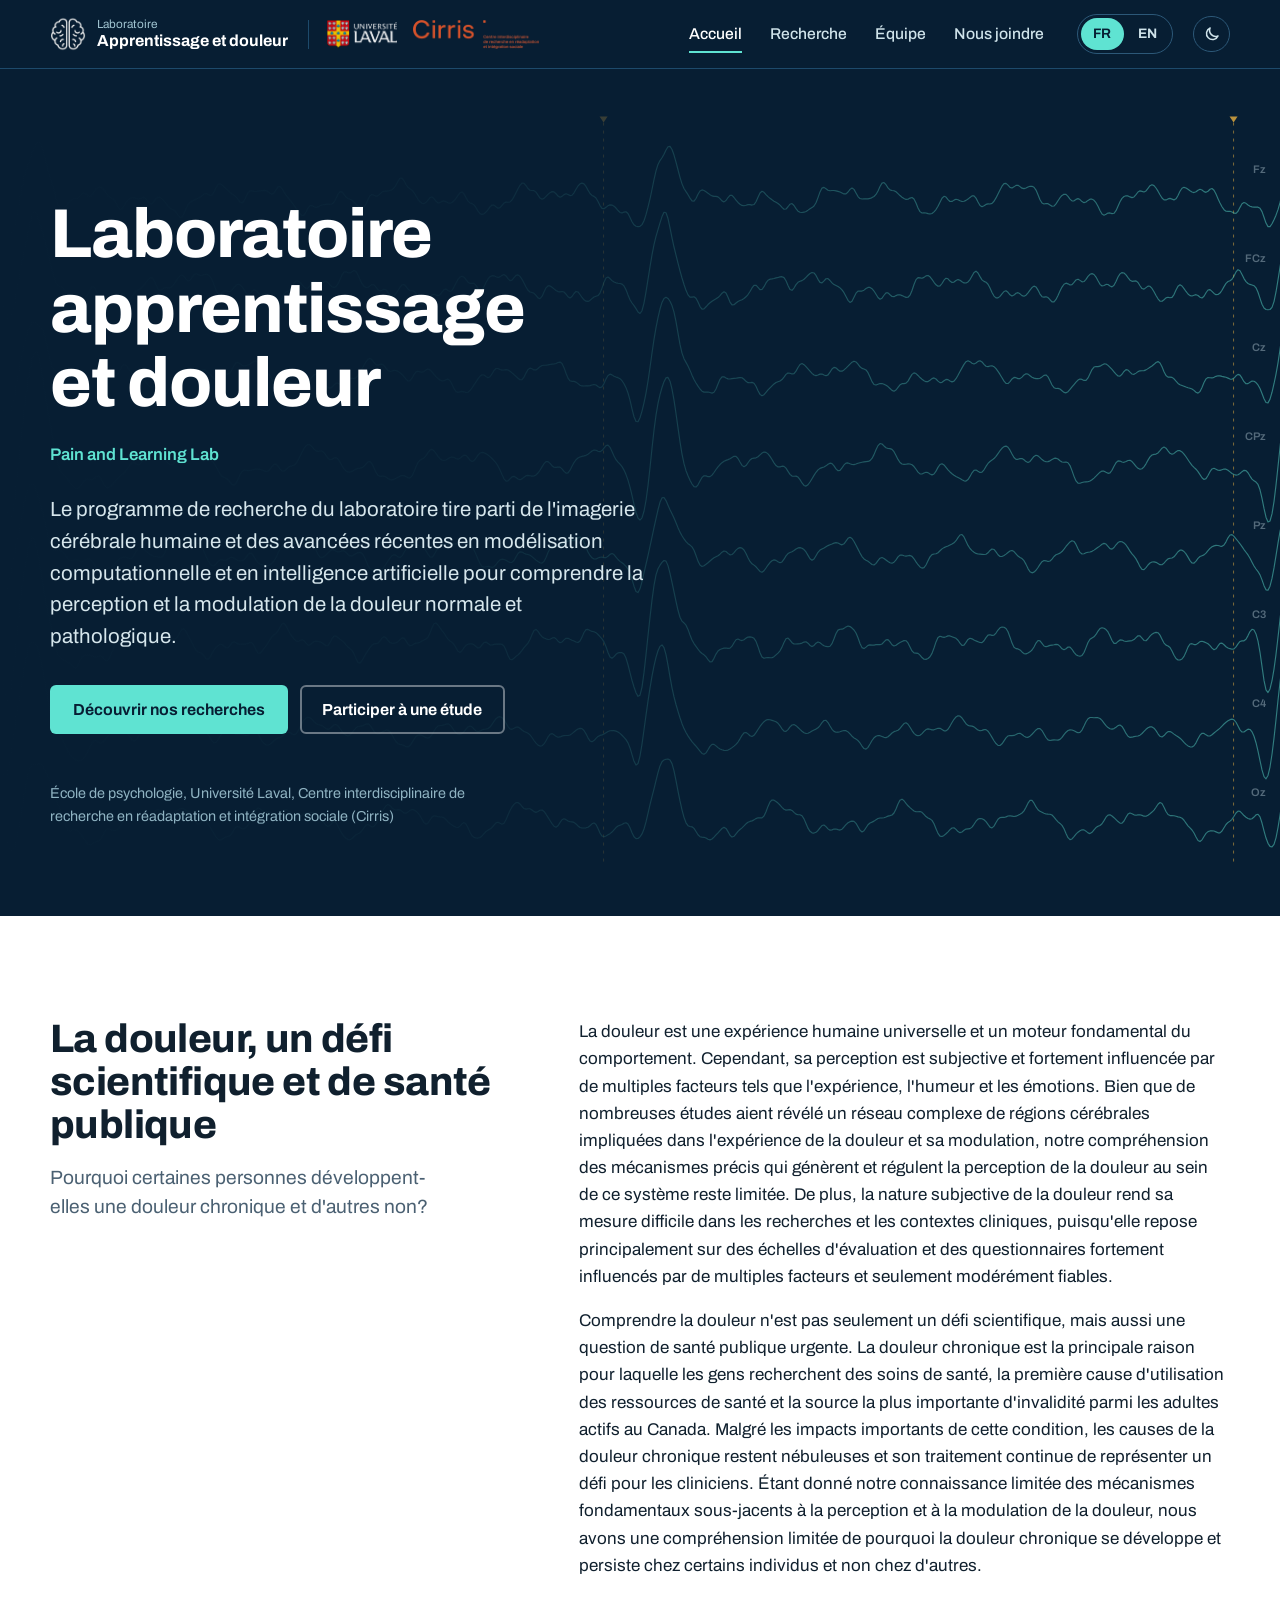
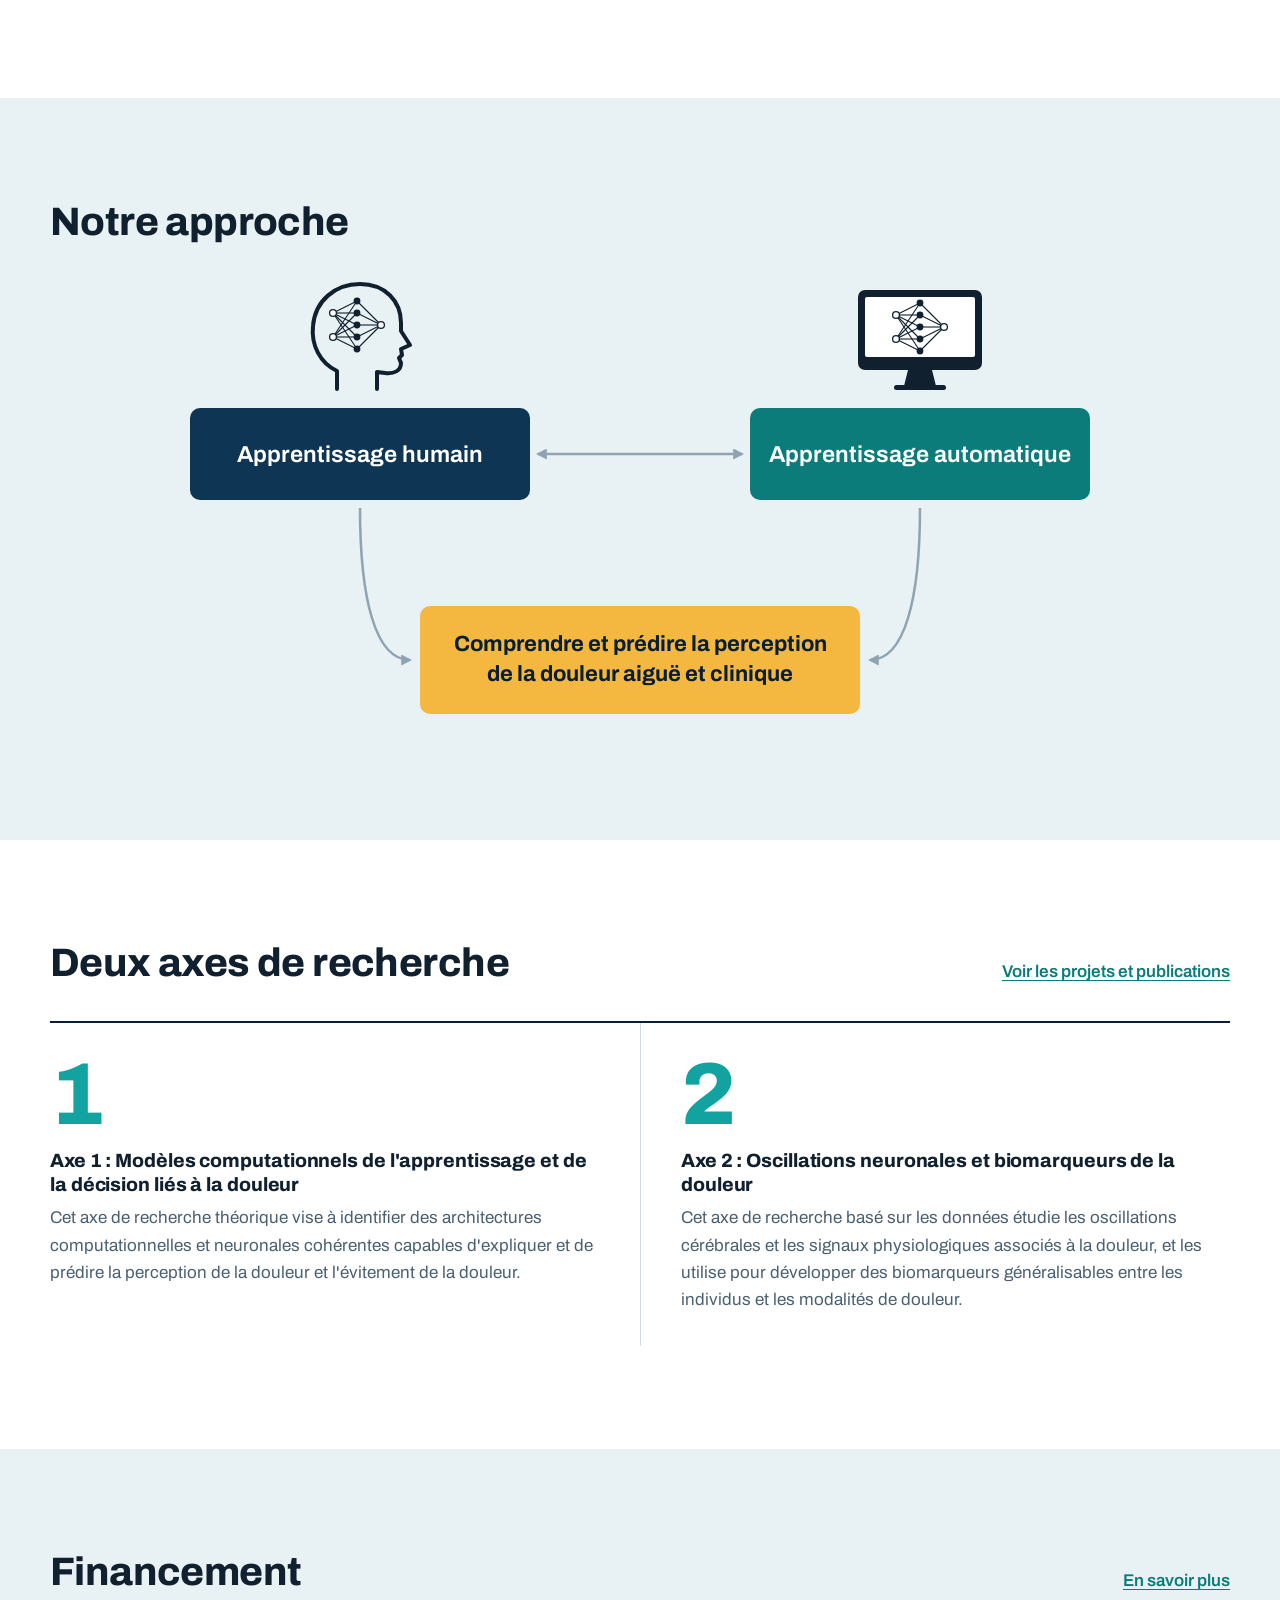
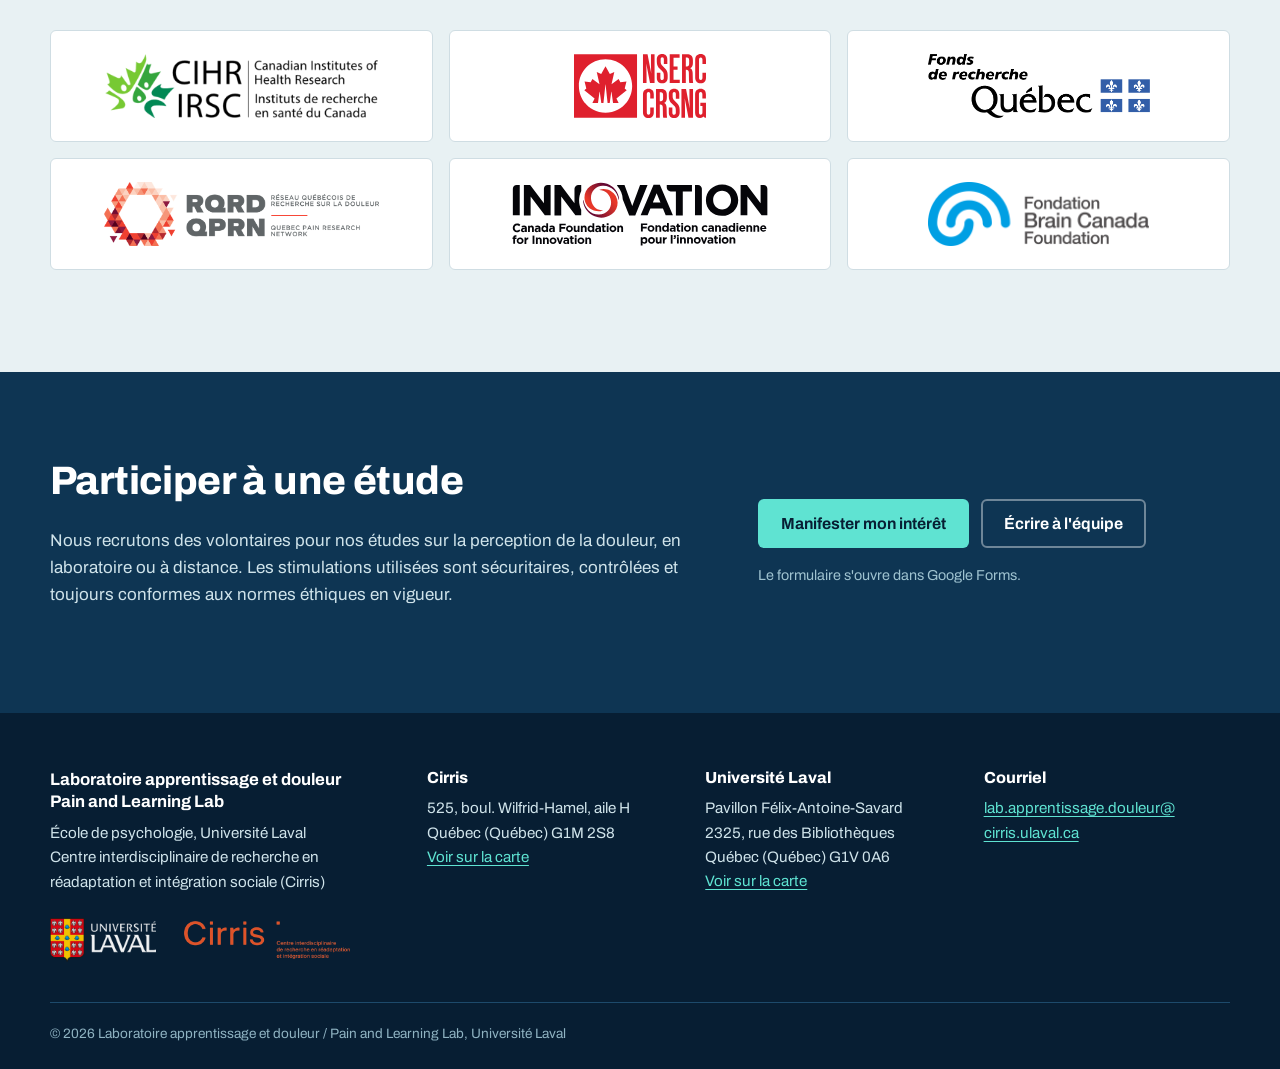
<file: index.html>
<!doctype html>
<html lang="fr">
<head>
<meta charset="utf-8">
<title>Laboratoire apprentissage et douleur / Pain and Learning Lab</title>
<meta name="viewport" content="width=device-width, initial-scale=1">
<link rel="alternate" hreflang="fr" href="https://www.painlearninglab.ca/fr/index.html">
<link rel="alternate" hreflang="en" href="https://www.painlearninglab.ca/en/index.html">
<meta name="description" content="Laboratoire apprentissage et douleur / Pain and Learning Lab, Université Laval et Cirris.">
<meta property="og:title" content="Laboratoire apprentissage et douleur / Pain and Learning Lab">
<meta property="og:description" content="Imagerie cérébrale, modélisation computationnelle et IA pour comprendre la douleur. Human brain imaging, computational modelling and AI to understand pain.">
<meta property="og:type" content="website">
<meta property="og:url" content="https://www.painlearninglab.ca/">
<meta property="og:image" content="https://www.painlearninglab.ca/assets/img/og-fr.png">
<meta property="og:image:width" content="1200">
<meta property="og:image:height" content="630">
<meta name="twitter:card" content="summary_large_image">
<script>
  var l = 'fr';
  try { if (localStorage.getItem('pll-lang') === 'en') l = 'en'; } catch (e) {}
  location.replace(l + '/index.html');
</script>
<noscript><meta http-equiv="refresh" content="0; url=fr/index.html"></noscript>
</head>
<body>
<p><a href="fr/index.html">Français</a> | <a href="en/index.html">English</a></p>
</body>
</html>
</file>
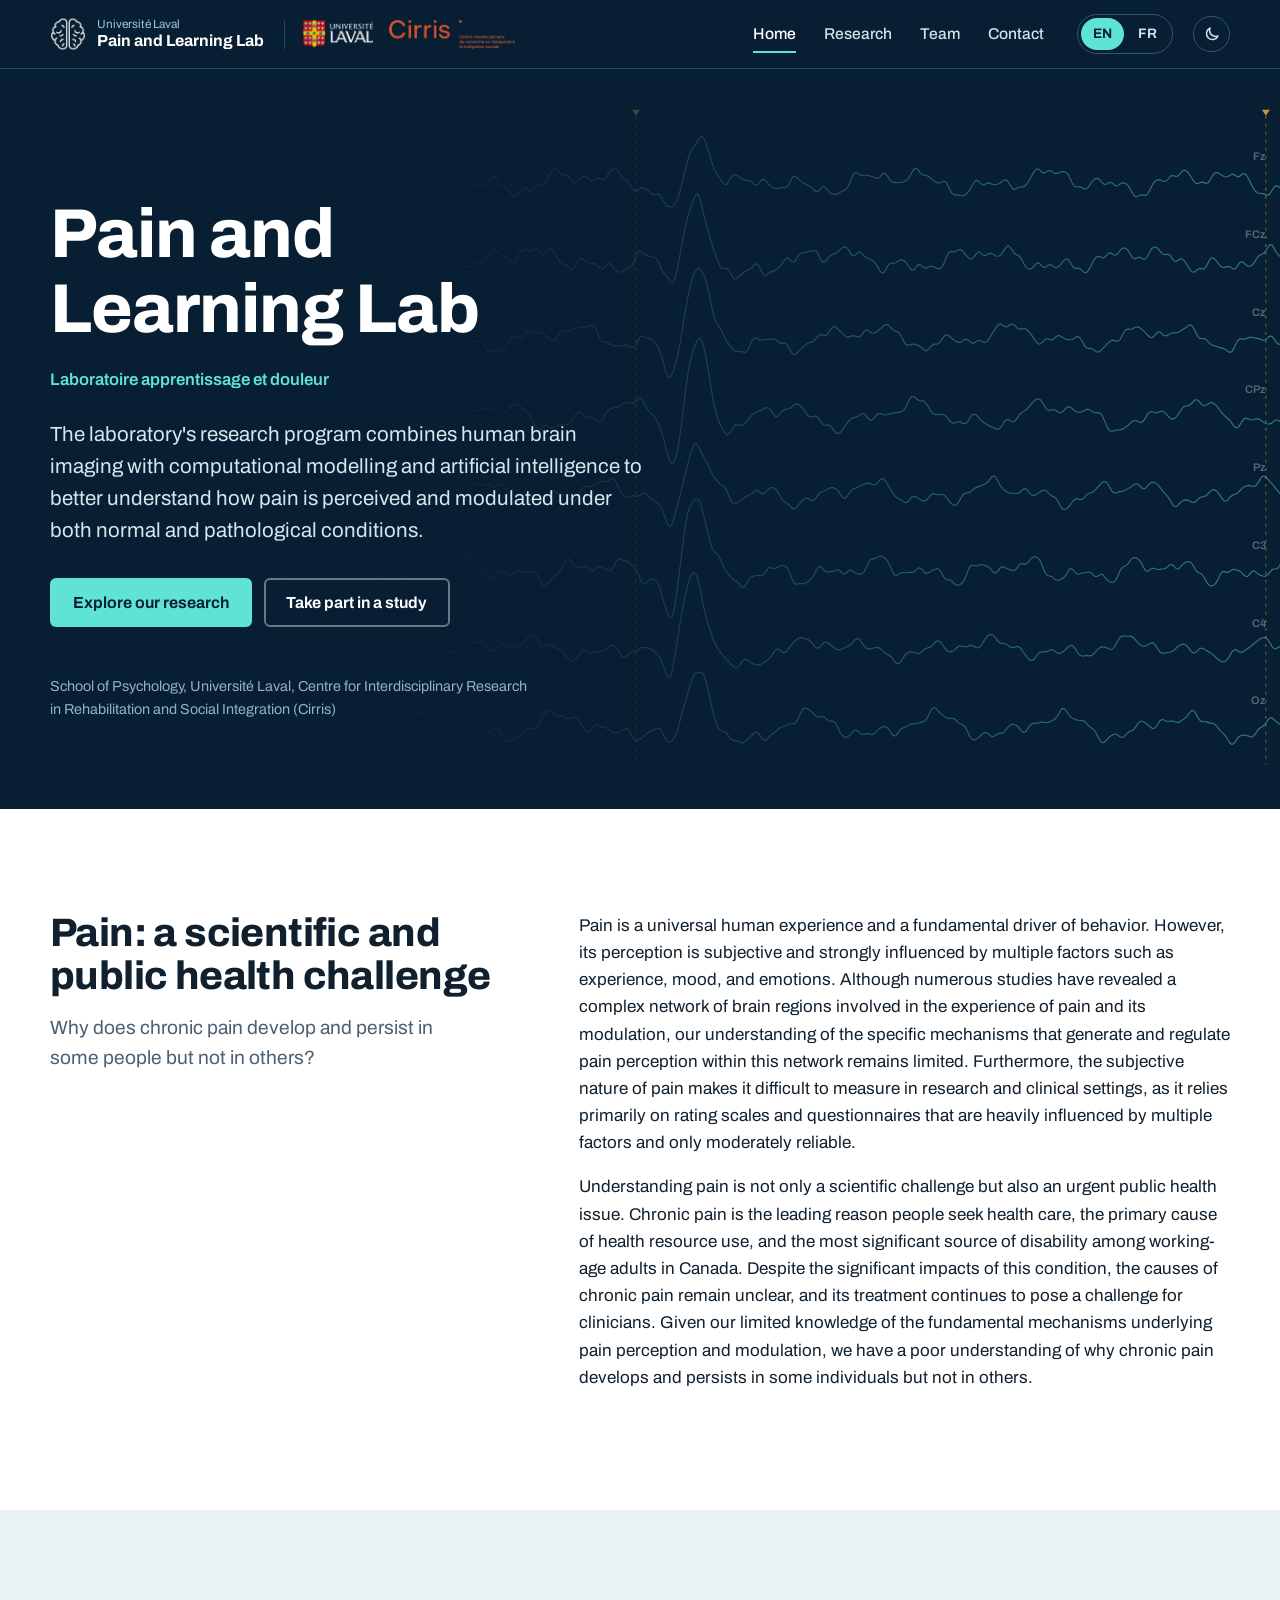
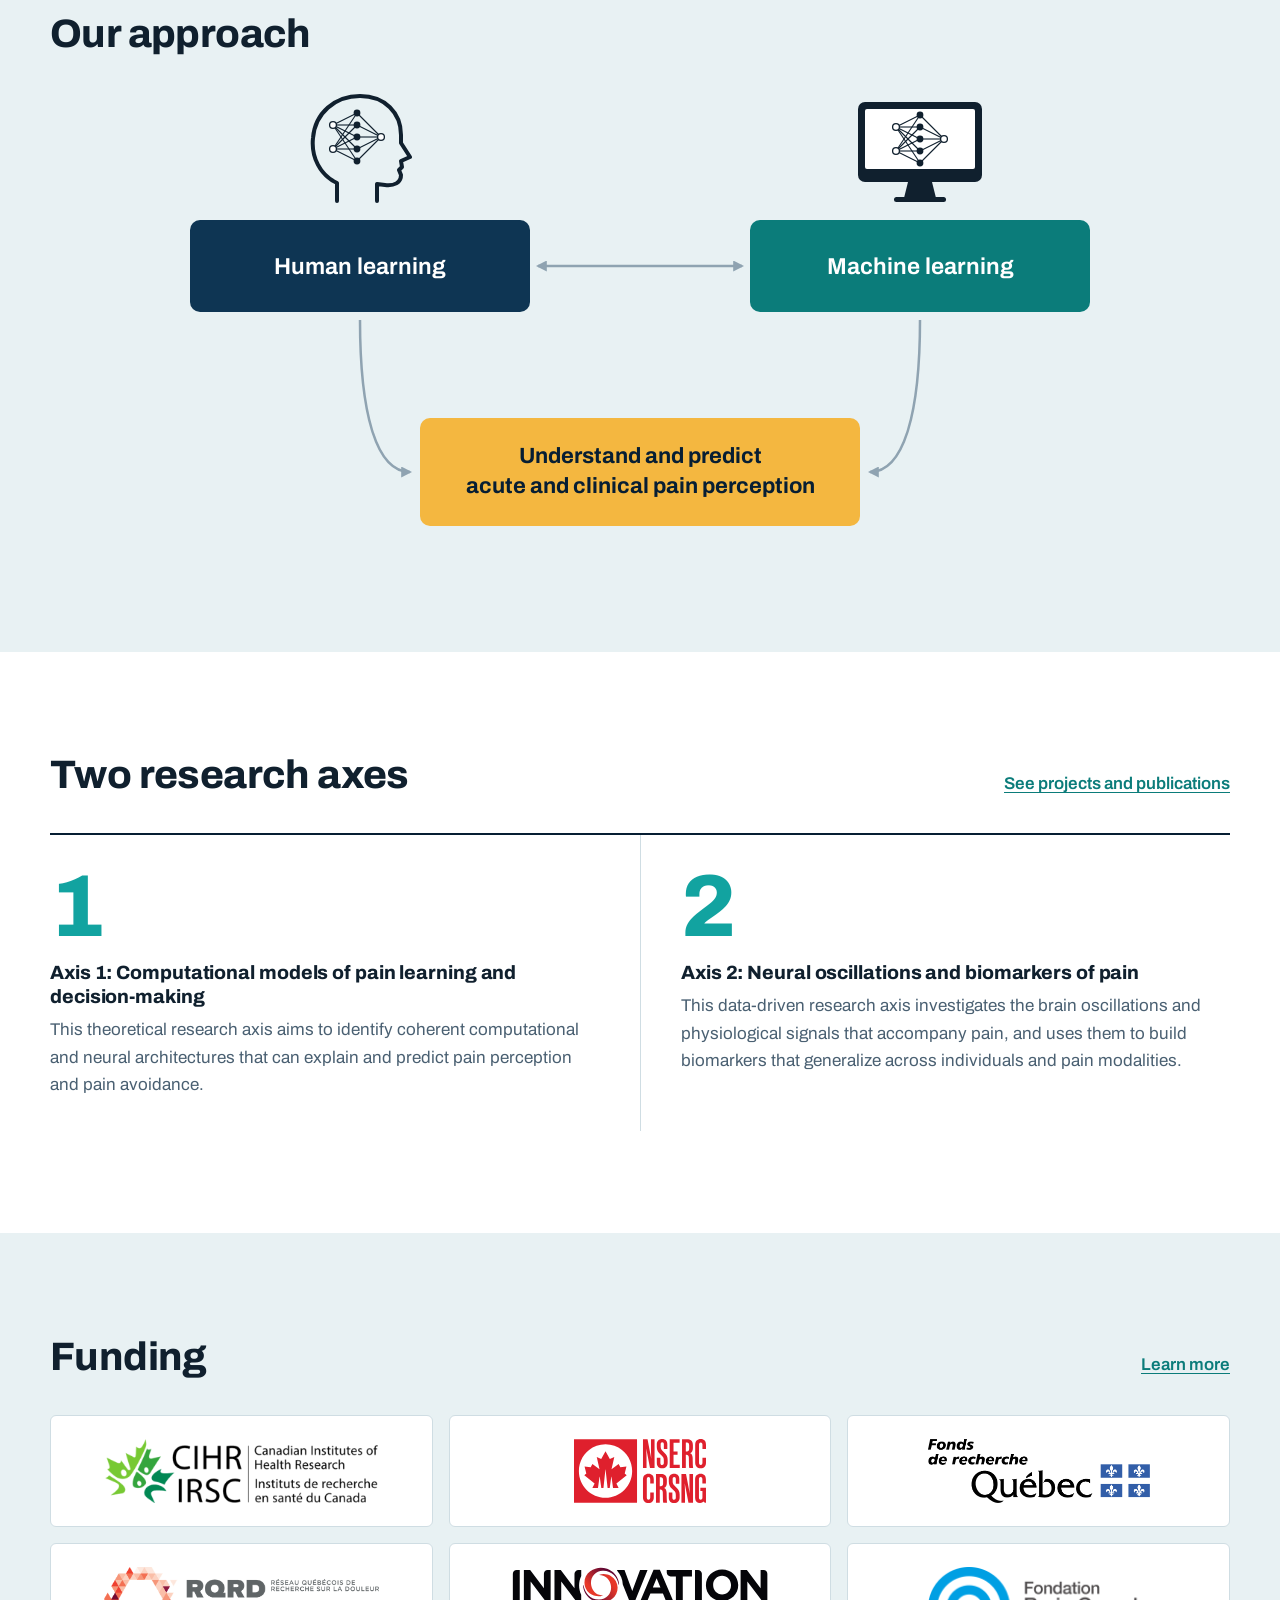
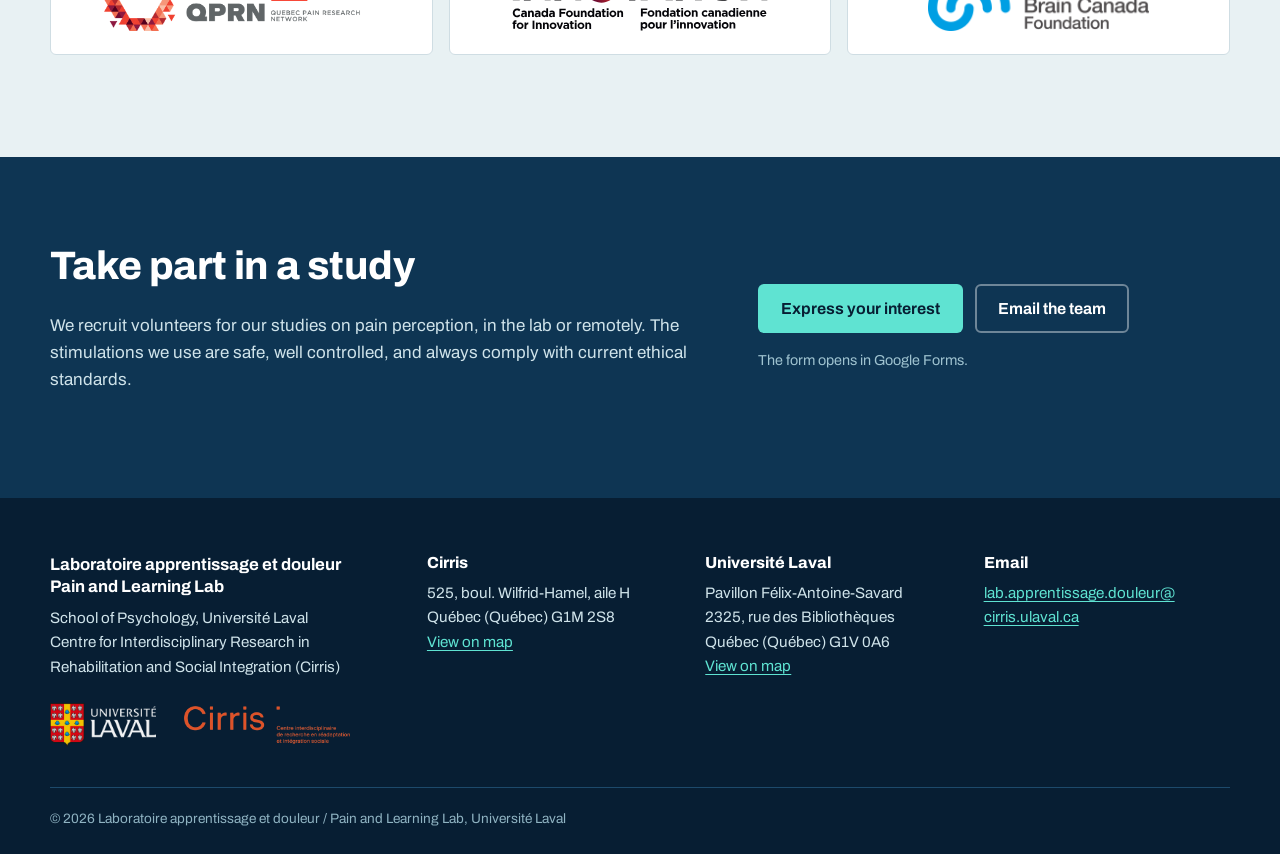
<file: en/index.html>
<!doctype html>
<html lang="en">
<head>
<meta charset="utf-8">
<meta name="viewport" content="width=device-width, initial-scale=1">
<title>Pain and Learning Lab</title>
<meta name="description" content="The laboratory&#x27;s research program combines human brain imaging with computational modelling and artificial intelligence to better understand how pain is perceived and modulated under both normal and pathological conditions.">
<link rel="canonical" href="https://www.painlearninglab.ca/en/index.html">
<link rel="alternate" hreflang="en" href="https://www.painlearninglab.ca/en/index.html">
<link rel="alternate" hreflang="fr" href="https://www.painlearninglab.ca/fr/index.html">
<link rel="alternate" hreflang="x-default" href="https://www.painlearninglab.ca/fr/index.html">
<meta property="og:title" content="Pain and Learning Lab">
<meta property="og:description" content="The laboratory&#x27;s research program combines human brain imaging with computational modelling and artificial intelligence to better understand how pain is perceived and modulated under both normal and pathological conditions.">
<meta property="og:type" content="website">
<meta property="og:locale" content="en_CA">
<meta property="og:url" content="https://www.painlearninglab.ca/en/index.html">
<meta property="og:site_name" content="Pain and Learning Lab">
<meta property="og:image" content="https://www.painlearninglab.ca/assets/img/og-en.png">
<meta property="og:image:width" content="1200">
<meta property="og:image:height" content="630">
<meta property="og:image:alt" content="Pain and Learning Lab">
<meta name="twitter:card" content="summary_large_image">
<meta name="theme-color" content="#071E33">
<meta name="color-scheme" content="light dark">
<script>try{var t=localStorage.getItem('pll-theme');if(t)document.documentElement.dataset.theme=t;}catch(e){}</script>
<link rel="icon" href="../assets/img/favicon.png" type="image/png">
<link rel="apple-touch-icon" href="../assets/img/apple-touch-icon.png">
<link rel="preconnect" href="https://fonts.googleapis.com">
<link rel="preconnect" href="https://fonts.gstatic.com" crossorigin>
<link rel="stylesheet" href="https://fonts.googleapis.com/css2?family=Archivo:wdth,wght@62..125,100..900&amp;display=swap">
<link rel="stylesheet" href="../assets/css/style.css?v=3add5cda">
<script defer src="../assets/js/main.js?v=7e78c4d4"></script>
</head>
<body>
<a class="skip" href="#main">Skip to content</a>
<header class="site-header">
  <div class="wrap header-inner">
    <a class="brand" href="index.html">
      <img src="../assets/img/logo.png" alt="" width="36" height="36">
      <span class="brand-text"><span class="brand-small">Université Laval</span><span class="brand-name">Pain and Learning Lab</span></span>
    </a>
    <div class="partners">
      <a href="https://www.ulaval.ca/"><img src="../assets/img/logos/ulaval-reversed.png" alt="Université Laval" width="70" height="29"></a>
      <a href="https://www.cirris.ulaval.ca/"><img src="../assets/img/logos/cirris.png" alt="Cirris" width="127" height="29"></a>
    </div>
    <nav class="nav" id="nav" aria-label="Main navigation"><ul><li><a href="index.html" aria-current="page">Home</a></li><li><a href="research.html">Research</a></li><li><a href="team.html">Team</a></li><li><a href="contact.html">Contact</a></li></ul></nav>
    <div class="lang" role="group" aria-label="Language / Langue">
      <span class="lang-opt is-current" lang="en">EN</span>
      <a class="lang-opt" href="../fr/index.html" hreflang="fr" lang="fr" data-lang="fr" title="Version française">FR</a>
    </div>
    <button class="theme-btn" type="button" aria-pressed="false" aria-label="Dark mode" title="Dark mode"><svg class="i-moon" viewBox="0 0 24 24" aria-hidden="true"><path d="M20 14.5A8 8 0 0 1 9.5 4 8 8 0 1 0 20 14.5Z" fill="none" stroke="currentColor" stroke-width="2" stroke-linejoin="round"/></svg><svg class="i-sun" viewBox="0 0 24 24" aria-hidden="true"><circle cx="12" cy="12" r="4.2" fill="none" stroke="currentColor" stroke-width="2"/><path d="M12 2v2.5M12 19.5V22M2 12h2.5M19.5 12H22M4.9 4.9l1.8 1.8M17.3 17.3l1.8 1.8M4.9 19.1l1.8-1.8M17.3 6.7l1.8-1.8" stroke="currentColor" stroke-width="2" stroke-linecap="round"/></svg></button>
    <button class="menu-btn" type="button" aria-expanded="false" aria-controls="nav" aria-label="Menu"><svg viewBox="0 0 20 20" aria-hidden="true"><path d="M3 5h14M3 10h14M3 15h14" stroke="currentColor" stroke-width="2" stroke-linecap="round"/></svg><span>Menu</span></button>
  </div>
</header>
<main id="main">
<section class="hero">
  <canvas class="eeg" aria-hidden="true"></canvas>
  <div class="wrap hero-inner">
    <h1>Pain and Learning Lab</h1>
    <p class="hero-alt" lang="fr">Laboratoire apprentissage et douleur</p>
    <p class="hero-lead">The laboratory's research program combines human brain imaging with computational modelling and artificial intelligence to better understand how pain is perceived and modulated under both normal and pathological conditions.</p>
    <div class="actions">
      <a class="btn btn-primary" href="research.html">Explore our research</a>
      <a class="btn btn-ghost" href="research.html#participate">Take part in a study</a>
    </div>
    <p class="hero-aff">School of Psychology, Université Laval, Centre for Interdisciplinary Research in Rehabilitation and Social Integration (Cirris)</p>
  </div>
</section>

<section class="section">
  <div class="wrap split">
    <div>
      <h2>Pain: a scientific and public health challenge</h2>
      <p class="kicker lede">Why does chronic pain develop and persist in some people but not in others?</p>
    </div>
    <div>
      <p>Pain is a universal human experience and a fundamental driver of behavior. However, its perception is subjective and strongly influenced by multiple factors such as experience, mood, and emotions. Although numerous studies have revealed a complex network of brain regions involved in the experience of pain and its modulation, our understanding of the specific mechanisms that generate and regulate pain perception within this network remains limited. Furthermore, the subjective nature of pain makes it difficult to measure in research and clinical settings, as it relies primarily on rating scales and questionnaires that are heavily influenced by multiple factors and only moderately reliable.</p>
      <p>Understanding pain is not only a scientific challenge but also an urgent public health issue. Chronic pain is the leading reason people seek health care, the primary cause of health resource use, and the most significant source of disability among working-age adults in Canada. Despite the significant impacts of this condition, the causes of chronic pain remain unclear, and its treatment continues to pose a challenge for clinicians. Given our limited knowledge of the fundamental mechanisms underlying pain perception and modulation, we have a poor understanding of why chronic pain develops and persists in some individuals but not in others.</p>
    </div>
  </div>
</section>

<section class="section section-mist approach">
  <div class="wrap">
    <h2>Our approach</h2>
    <figure class="approach-fig"><svg class="approach-svg approach-wide" viewBox="0 0 960 470" role="img" aria-labelledby="ap-en-w-t"><title id="ap-en-w-t">Human learning and machine learning inform each other to understand and predict acute and clinical pain perception.</title><defs><marker id="ap-en-w-arr" viewBox="0 0 10 10" refX="8" refY="5" markerWidth="11" markerHeight="11" markerUnits="userSpaceOnUse" orient="auto-start-reverse"><path d="M0,0 L10,5 L0,10 Z" class="arrowhead"/></marker></defs><g transform="translate(145.0,13.0) scale(1.0)"><path class="icon-line" d="M32,108 L32,90 C15,82 6,64 8,45 C10,20 30,3 55,3 C80,3 96,20 96,42 L96,50 L105,64 L96,68 L97,74 L94,77 L96,82 C96,90 89,93 80,92 L72,91 L72,108"/><g class="net"><line x1="28.0" y1="32.0" x2="52.0" y2="20.0"/><line x1="28.0" y1="32.0" x2="52.0" y2="32.0"/><line x1="28.0" y1="32.0" x2="52.0" y2="44.0"/><line x1="28.0" y1="32.0" x2="52.0" y2="56.0"/><line x1="28.0" y1="32.0" x2="52.0" y2="68.0"/><line x1="28.0" y1="56.0" x2="52.0" y2="20.0"/><line x1="28.0" y1="56.0" x2="52.0" y2="32.0"/><line x1="28.0" y1="56.0" x2="52.0" y2="44.0"/><line x1="28.0" y1="56.0" x2="52.0" y2="56.0"/><line x1="28.0" y1="56.0" x2="52.0" y2="68.0"/><line x1="52.0" y1="20.0" x2="76.0" y2="44.0"/><line x1="52.0" y1="32.0" x2="76.0" y2="44.0"/><line x1="52.0" y1="44.0" x2="76.0" y2="44.0"/><line x1="52.0" y1="56.0" x2="76.0" y2="44.0"/><line x1="52.0" y1="68.0" x2="76.0" y2="44.0"/><circle class="n-in" cx="28.0" cy="32.0" r="3.4"/><circle class="n-in" cx="28.0" cy="56.0" r="3.4"/><circle class="n-in" cx="76.0" cy="44.0" r="3.4"/><circle class="n-hid" cx="52.0" cy="20.0" r="3.4"/><circle class="n-hid" cx="52.0" cy="32.0" r="3.4"/><circle class="n-hid" cx="52.0" cy="44.0" r="3.4"/><circle class="n-hid" cx="52.0" cy="56.0" r="3.4"/><circle class="n-hid" cx="52.0" cy="68.0" r="3.4"/></g></g><g transform="translate(698.0,22.0) scale(1.0)"><rect class="icon-fill" x="0" y="0" width="124" height="80" rx="7"/><rect class="screen" x="7" y="7" width="110" height="60" rx="2"/><path class="icon-fill" d="M50,80 L74,80 L78,96 L46,96 Z"/><rect class="icon-fill" x="36" y="95" width="52" height="5" rx="2.5"/><g class="net"><line x1="38.0" y1="25.0" x2="62.0" y2="13.0"/><line x1="38.0" y1="25.0" x2="62.0" y2="25.0"/><line x1="38.0" y1="25.0" x2="62.0" y2="37.0"/><line x1="38.0" y1="25.0" x2="62.0" y2="49.0"/><line x1="38.0" y1="25.0" x2="62.0" y2="61.0"/><line x1="38.0" y1="49.0" x2="62.0" y2="13.0"/><line x1="38.0" y1="49.0" x2="62.0" y2="25.0"/><line x1="38.0" y1="49.0" x2="62.0" y2="37.0"/><line x1="38.0" y1="49.0" x2="62.0" y2="49.0"/><line x1="38.0" y1="49.0" x2="62.0" y2="61.0"/><line x1="62.0" y1="13.0" x2="86.0" y2="37.0"/><line x1="62.0" y1="25.0" x2="86.0" y2="37.0"/><line x1="62.0" y1="37.0" x2="86.0" y2="37.0"/><line x1="62.0" y1="49.0" x2="86.0" y2="37.0"/><line x1="62.0" y1="61.0" x2="86.0" y2="37.0"/><circle class="n-in" cx="38.0" cy="25.0" r="3.4"/><circle class="n-in" cx="38.0" cy="49.0" r="3.4"/><circle class="n-in" cx="86.0" cy="37.0" r="3.4"/><circle class="n-hid" cx="62.0" cy="13.0" r="3.4"/><circle class="n-hid" cx="62.0" cy="25.0" r="3.4"/><circle class="n-hid" cx="62.0" cy="37.0" r="3.4"/><circle class="n-hid" cx="62.0" cy="49.0" r="3.4"/><circle class="n-hid" cx="62.0" cy="61.0" r="3.4"/></g></g><rect class="card human" x="30" y="140" width="340" height="92" rx="10"/><text class="lbl" x="200" y="188" font-size="23">Human learning</text><rect class="card machine" x="590" y="140" width="340" height="92" rx="10"/><text class="lbl" x="760" y="188" font-size="23">Machine learning</text><line class="link" x1="378" y1="186" x2="582" y2="186" marker-start="url(#ap-en-w-arr)" marker-end="url(#ap-en-w-arr)"/><path class="link" d="M200,240 C200,330 215,392 250,392" marker-end="url(#ap-en-w-arr)"/><path class="link" d="M760,240 C760,330 745,392 710,392" marker-end="url(#ap-en-w-arr)"/><rect class="card goal" x="260" y="338" width="440" height="108" rx="10"/><text class="lbl lbl-goal" font-size="22"><tspan x="480" y="377.0">Understand and predict</tspan><tspan x="480" y="407.0">acute and clinical pain perception</tspan></text></svg><svg class="approach-svg approach-narrow" viewBox="0 0 360 470" role="img" aria-labelledby="ap-en-n-t"><title id="ap-en-n-t">Human learning and machine learning inform each other to understand and predict acute and clinical pain perception.</title><defs><marker id="ap-en-n-arr" viewBox="0 0 10 10" refX="8" refY="5" markerWidth="11" markerHeight="11" markerUnits="userSpaceOnUse" orient="auto-start-reverse"><path d="M0,0 L10,5 L0,10 Z" class="arrowhead"/></marker></defs><g transform="translate(47.9,15.9) scale(0.62)"><path class="icon-line" d="M32,108 L32,90 C15,82 6,64 8,45 C10,20 30,3 55,3 C80,3 96,20 96,42 L96,50 L105,64 L96,68 L97,74 L94,77 L96,82 C96,90 89,93 80,92 L72,91 L72,108"/><g class="net"><line x1="28.0" y1="32.0" x2="52.0" y2="20.0"/><line x1="28.0" y1="32.0" x2="52.0" y2="32.0"/><line x1="28.0" y1="32.0" x2="52.0" y2="44.0"/><line x1="28.0" y1="32.0" x2="52.0" y2="56.0"/><line x1="28.0" y1="32.0" x2="52.0" y2="68.0"/><line x1="28.0" y1="56.0" x2="52.0" y2="20.0"/><line x1="28.0" y1="56.0" x2="52.0" y2="32.0"/><line x1="28.0" y1="56.0" x2="52.0" y2="44.0"/><line x1="28.0" y1="56.0" x2="52.0" y2="56.0"/><line x1="28.0" y1="56.0" x2="52.0" y2="68.0"/><line x1="52.0" y1="20.0" x2="76.0" y2="44.0"/><line x1="52.0" y1="32.0" x2="76.0" y2="44.0"/><line x1="52.0" y1="44.0" x2="76.0" y2="44.0"/><line x1="52.0" y1="56.0" x2="76.0" y2="44.0"/><line x1="52.0" y1="68.0" x2="76.0" y2="44.0"/><circle class="n-in" cx="28.0" cy="32.0" r="3.4"/><circle class="n-in" cx="28.0" cy="56.0" r="3.4"/><circle class="n-in" cx="76.0" cy="44.0" r="3.4"/><circle class="n-hid" cx="52.0" cy="20.0" r="3.4"/><circle class="n-hid" cx="52.0" cy="32.0" r="3.4"/><circle class="n-hid" cx="52.0" cy="44.0" r="3.4"/><circle class="n-hid" cx="52.0" cy="56.0" r="3.4"/><circle class="n-hid" cx="52.0" cy="68.0" r="3.4"/></g></g><g transform="translate(239.6,21.0) scale(0.62)"><rect class="icon-fill" x="0" y="0" width="124" height="80" rx="7"/><rect class="screen" x="7" y="7" width="110" height="60" rx="2"/><path class="icon-fill" d="M50,80 L74,80 L78,96 L46,96 Z"/><rect class="icon-fill" x="36" y="95" width="52" height="5" rx="2.5"/><g class="net"><line x1="38.0" y1="25.0" x2="62.0" y2="13.0"/><line x1="38.0" y1="25.0" x2="62.0" y2="25.0"/><line x1="38.0" y1="25.0" x2="62.0" y2="37.0"/><line x1="38.0" y1="25.0" x2="62.0" y2="49.0"/><line x1="38.0" y1="25.0" x2="62.0" y2="61.0"/><line x1="38.0" y1="49.0" x2="62.0" y2="13.0"/><line x1="38.0" y1="49.0" x2="62.0" y2="25.0"/><line x1="38.0" y1="49.0" x2="62.0" y2="37.0"/><line x1="38.0" y1="49.0" x2="62.0" y2="49.0"/><line x1="38.0" y1="49.0" x2="62.0" y2="61.0"/><line x1="62.0" y1="13.0" x2="86.0" y2="37.0"/><line x1="62.0" y1="25.0" x2="86.0" y2="37.0"/><line x1="62.0" y1="37.0" x2="86.0" y2="37.0"/><line x1="62.0" y1="49.0" x2="86.0" y2="37.0"/><line x1="62.0" y1="61.0" x2="86.0" y2="37.0"/><circle class="n-in" cx="38.0" cy="25.0" r="3.4"/><circle class="n-in" cx="38.0" cy="49.0" r="3.4"/><circle class="n-in" cx="86.0" cy="37.0" r="3.4"/><circle class="n-hid" cx="62.0" cy="13.0" r="3.4"/><circle class="n-hid" cx="62.0" cy="25.0" r="3.4"/><circle class="n-hid" cx="62.0" cy="37.0" r="3.4"/><circle class="n-hid" cx="62.0" cy="49.0" r="3.4"/><circle class="n-hid" cx="62.0" cy="61.0" r="3.4"/></g></g><rect class="card human" x="6" y="104" width="152" height="78" rx="9"/><text class="lbl" font-size="17"><tspan x="82" y="132.5">Human</tspan><tspan x="82" y="153.5">learning</tspan></text><rect class="card machine" x="202" y="104" width="152" height="78" rx="9"/><text class="lbl" font-size="17"><tspan x="278" y="132.5">Machine</tspan><tspan x="278" y="153.5">learning</tspan></text><line class="link" x1="163" y1="143" x2="197" y2="143" marker-start="url(#ap-en-n-arr)" marker-end="url(#ap-en-n-arr)"/><path class="link" d="M82,188 C82,250 150,250 150,300" marker-end="url(#ap-en-n-arr)"/><path class="link" d="M278,188 C278,250 210,250 210,300" marker-end="url(#ap-en-n-arr)"/><rect class="card goal" x="30" y="306" width="300" height="118" rx="10"/><text class="lbl lbl-goal" font-size="17"><tspan x="180" y="340.0">Understand and predict</tspan><tspan x="180" y="365.0">acute and clinical</tspan><tspan x="180" y="390.0">pain perception</tspan></text></svg></figure>
  </div>
</section>

<section class="section">
  <div class="wrap">
    <div class="section-head">
      <h2>Two research axes</h2>
      <a class="more" href="research.html">See projects and publications</a>
    </div>
    <div class="axes"><article class="axis">
      <span class="axis-num" aria-hidden="true">1</span>
      <h3><a href="research.html#axis-1">Axis 1: Computational models of pain learning and decision-making</a></h3>
      <p>This theoretical research axis aims to identify coherent computational and neural architectures that can explain and predict pain perception and pain avoidance.</p>
    </article><article class="axis">
      <span class="axis-num" aria-hidden="true">2</span>
      <h3><a href="research.html#axis-2">Axis 2: Neural oscillations and biomarkers of pain</a></h3>
      <p>This data-driven research axis investigates the brain oscillations and physiological signals that accompany pain, and uses them to build biomarkers that generalize across individuals and pain modalities.</p>
    </article></div>
  </div>
</section>

<section class="section section-mist">
  <div class="wrap">
    <div class="section-head">
      <h2>Funding</h2>
      <a class="more" href="research.html#funding">Learn more</a>
    </div>
    <ul class="funders"><li><a class="funder has-img" href="https://cihr-irsc.gc.ca/e/193.html">
        <img src="../assets/img/funders/cihr.png" alt="Canadian Institutes of Health Research" loading="lazy">
        <span class="funder-text"><span class="funder-name">CIHR</span><span class="funder-full">Canadian Institutes of Health Research</span></span></a></li><li><a class="funder has-img" href="https://nserc-crsng.canada.ca/en">
        <img src="../assets/img/funders/nserc.svg" alt="Natural Sciences and Engineering Research Council" loading="lazy">
        <span class="funder-text"><span class="funder-name">NSERC</span><span class="funder-full">Natural Sciences and Engineering Research Council</span></span></a></li><li><a class="funder has-img" href="https://frq.gouv.qc.ca/en/">
        <img src="../assets/img/funders/frq.png" alt="Fonds de recherche du Québec" loading="lazy">
        <span class="funder-text"><span class="funder-name">FRQ</span><span class="funder-full">Fonds de recherche du Québec</span></span></a></li><li><a class="funder has-img" href="https://qprn.ca/en/">
        <img src="../assets/img/funders/qprn.png" alt="Quebec Pain Research Network" loading="lazy">
        <span class="funder-text"><span class="funder-name">QPRN</span><span class="funder-full">Quebec Pain Research Network</span></span></a></li><li><a class="funder has-img" href="https://www.innovation.ca/">
        <img src="../assets/img/funders/cfi.svg" alt="Canada Foundation for Innovation" loading="lazy">
        <span class="funder-text"><span class="funder-name">CFI</span><span class="funder-full">Canada Foundation for Innovation</span></span></a></li><li><a class="funder has-img" href="https://braincanada.ca/">
        <img src="../assets/img/funders/braincanada.png" alt="Brain Canada Foundation" loading="lazy">
        <span class="funder-text"><span class="funder-name">Brain Canada</span><span class="funder-full">Brain Canada Foundation</span></span></a></li></ul>
  </div>
</section>

<section class="participate">
  <div class="wrap participate-inner">
    <div>
      <h2>Take part in a study</h2>
      <p>We recruit volunteers for our studies on pain perception, in the lab or remotely. The stimulations we use are safe, well controlled, and always comply with current ethical standards.</p>
    </div>
    <div>
      <div class="actions">
        <a class="btn btn-primary" href="https://docs.google.com/forms/d/e/1FAIpQLSd-2gCxTfhbgU2y4AOynGTvvAzUvyY0UEmAVgegLsdk5m-oJQ/viewform">Express your interest</a>
        <a class="btn btn-ghost" href="mailto:lab.apprentissage.douleur@cirris.ulaval.ca">Email the team</a>
      </div>
      <p class="note">The form opens in Google Forms.</p>
    </div>
  </div>
</section>
</main>
<footer class="site-footer">
  <div class="wrap footer-grid">
    <div>
      <p class="footer-name">Laboratoire apprentissage et douleur<br>Pain and Learning Lab</p>
      <p>School of Psychology, Université Laval<br>Centre for Interdisciplinary Research in Rehabilitation and Social Integration (Cirris)</p>
      <div class="footer-logos">
        <a href="https://www.ulaval.ca/"><img src="../assets/img/logos/ulaval-reversed.png" alt="Université Laval" height="44" loading="lazy"></a>
        <a href="https://www.cirris.ulaval.ca/"><img src="../assets/img/logos/cirris.png" alt="Cirris" height="38" loading="lazy"></a>
      </div>
    </div>
    <div><h2>Cirris</h2><address>525, boul. Wilfrid-Hamel, aile H<br>Québec (Québec) G1M 2S8</address><p><a href="https://www.google.com/maps?q=46.821213,-71.245554">View on map</a></p></div><div><h2>Université Laval</h2><address>Pavillon Félix-Antoine-Savard<br>2325, rue des Bibliothèques<br>Québec (Québec) G1V 0A6</address><p><a href="https://www.google.com/maps?q=46.781028,-71.272699">View on map</a></p></div>
    <div><h2>Email</h2><p><a href="mailto:lab.apprentissage.douleur@cirris.ulaval.ca">lab.apprentissage.douleur@<wbr>cirris.ulaval.ca</a></p></div>
  </div>
  <div class="wrap footer-base">© 2026 Laboratoire apprentissage et douleur / Pain and Learning Lab, Université Laval</div>
</footer>
</body>
</html>
</file>
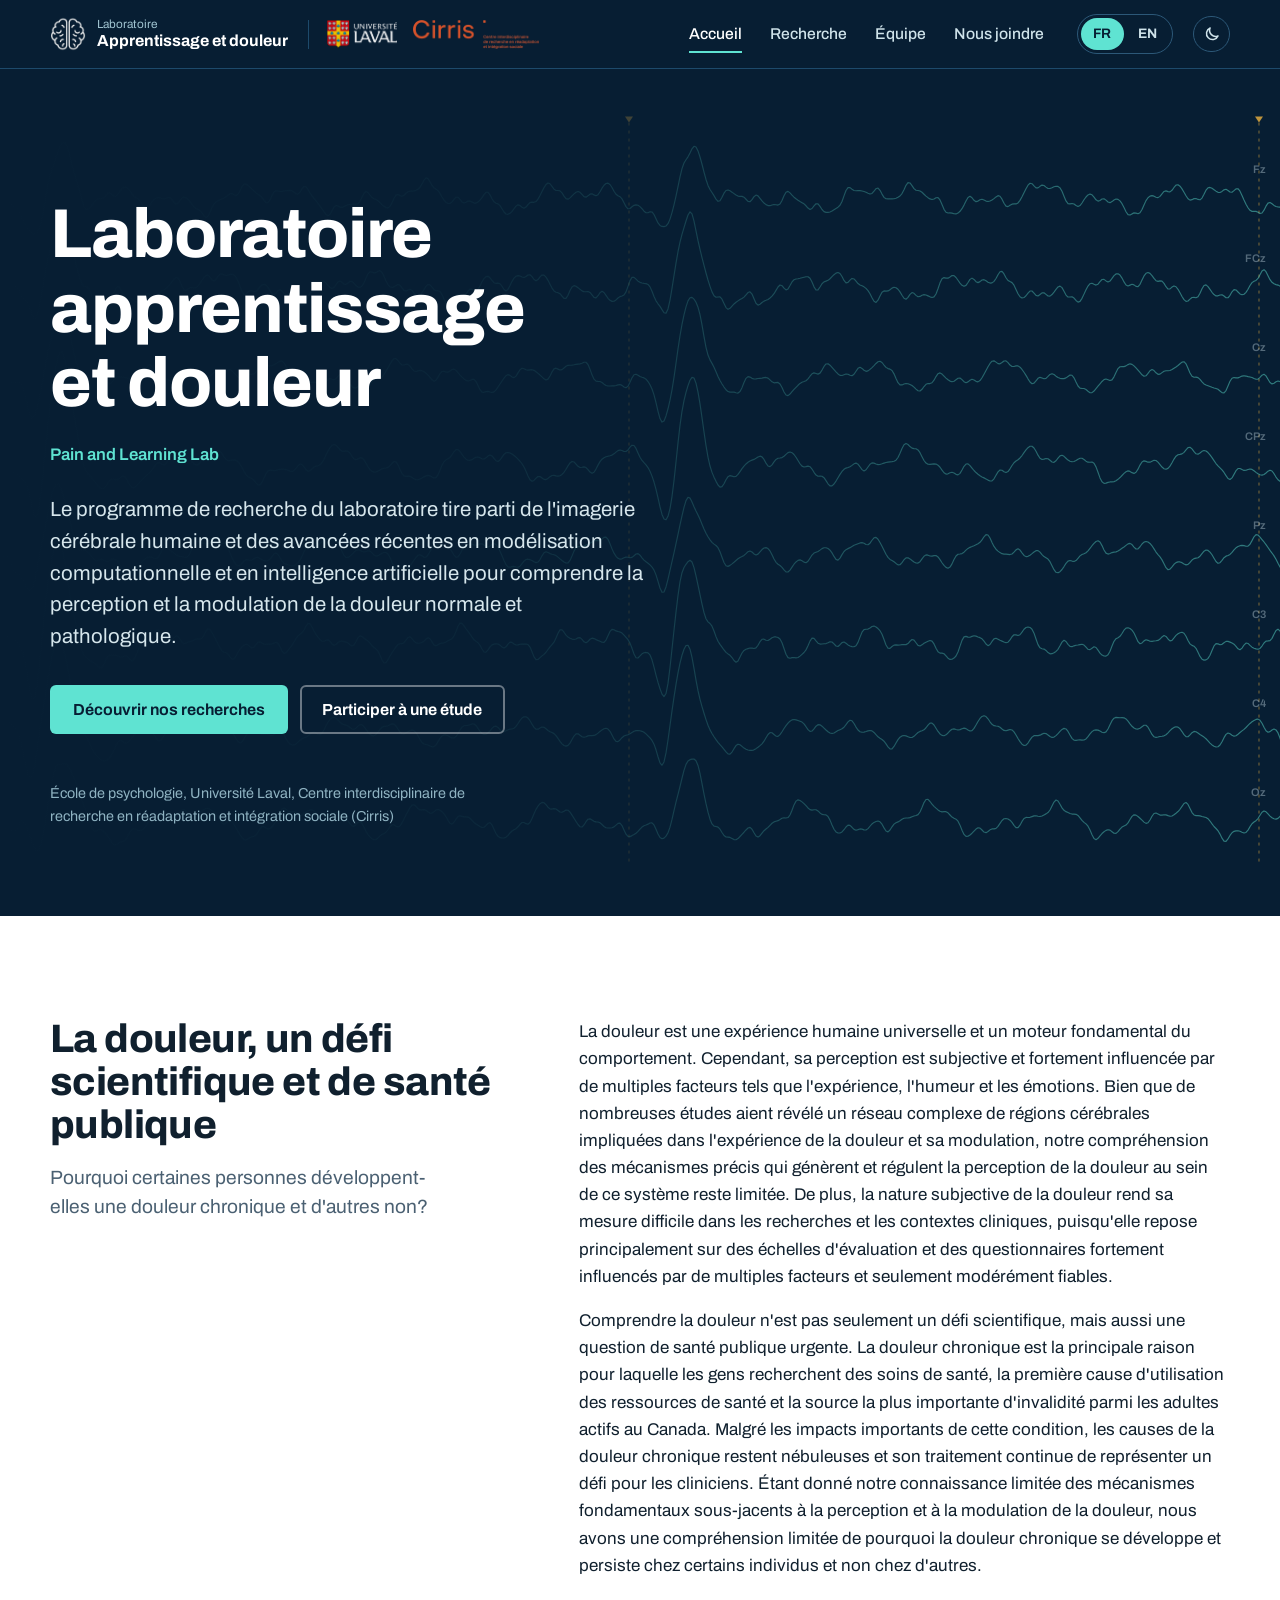
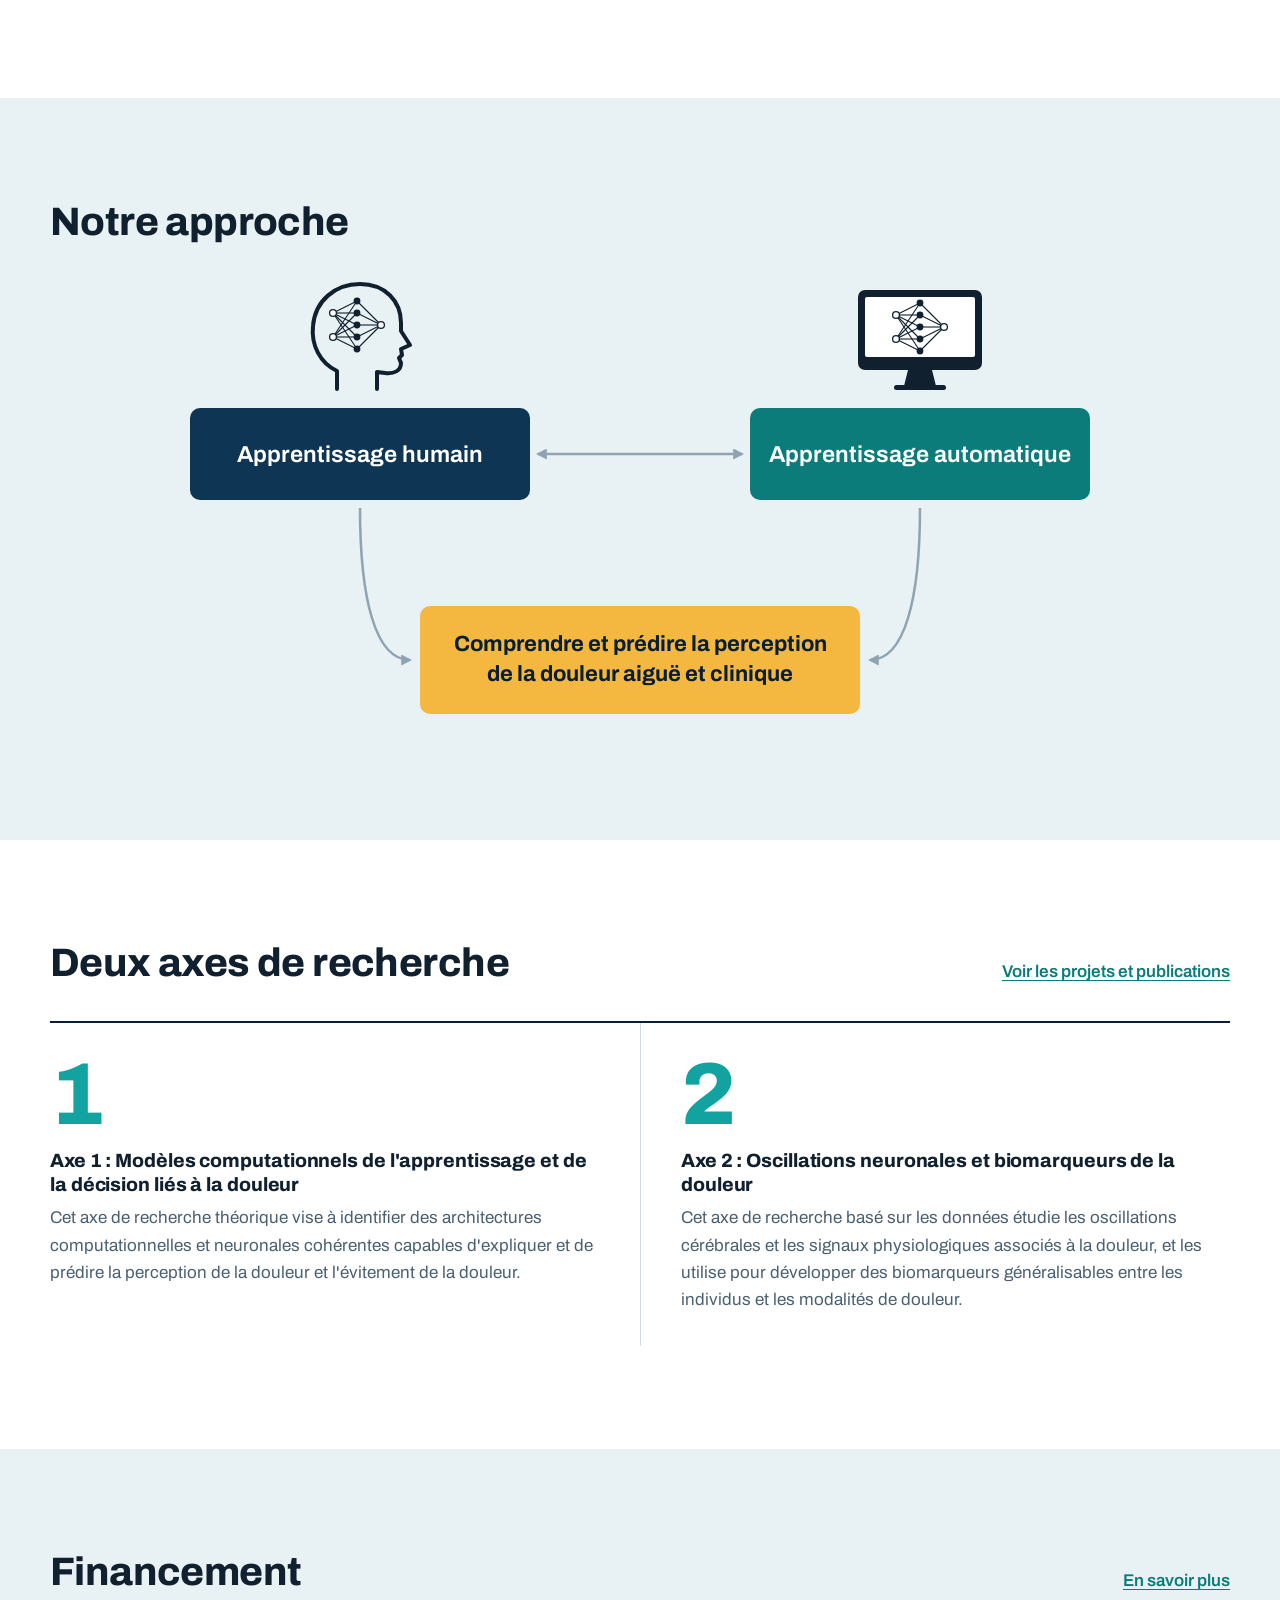
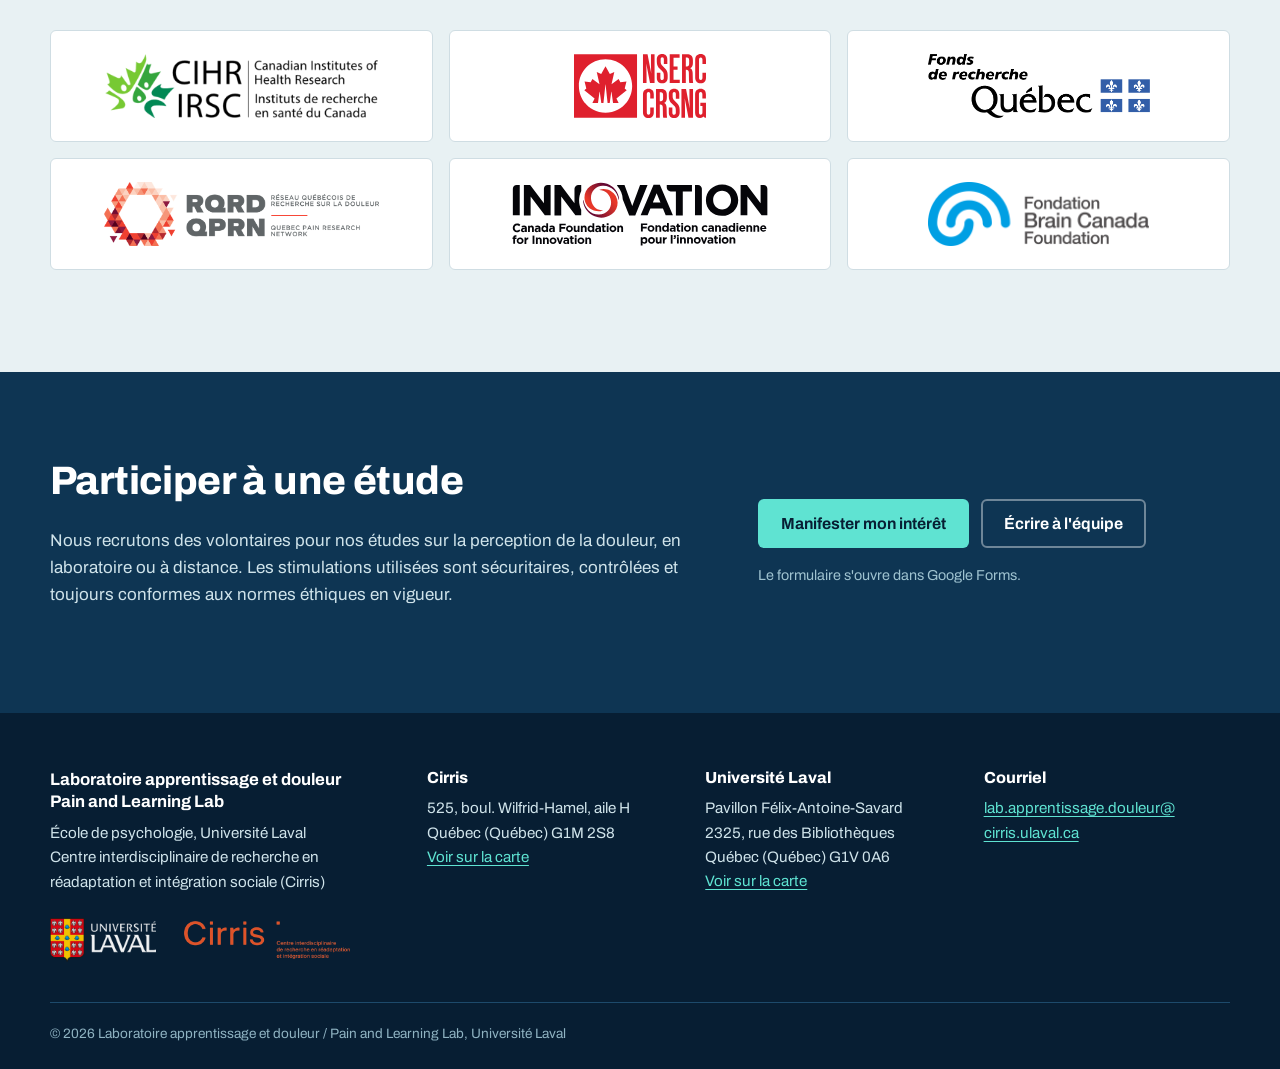
<file: fr/index.html>
<!doctype html>
<html lang="fr">
<head>
<meta charset="utf-8">
<meta name="viewport" content="width=device-width, initial-scale=1">
<title>Laboratoire apprentissage et douleur</title>
<meta name="description" content="Le programme de recherche du laboratoire tire parti de l&#x27;imagerie cérébrale humaine et des avancées récentes en modélisation computationnelle et en intelligence artificielle pour comprendre la perception et la modulation de la douleur normale et pathologique.">
<link rel="canonical" href="https://www.painlearninglab.ca/fr/index.html">
<link rel="alternate" hreflang="fr" href="https://www.painlearninglab.ca/fr/index.html">
<link rel="alternate" hreflang="en" href="https://www.painlearninglab.ca/en/index.html">
<link rel="alternate" hreflang="x-default" href="https://www.painlearninglab.ca/fr/index.html">
<meta property="og:title" content="Laboratoire apprentissage et douleur">
<meta property="og:description" content="Le programme de recherche du laboratoire tire parti de l&#x27;imagerie cérébrale humaine et des avancées récentes en modélisation computationnelle et en intelligence artificielle pour comprendre la perception et la modulation de la douleur normale et pathologique.">
<meta property="og:type" content="website">
<meta property="og:locale" content="fr_CA">
<meta property="og:url" content="https://www.painlearninglab.ca/fr/index.html">
<meta property="og:site_name" content="Laboratoire apprentissage et douleur">
<meta property="og:image" content="https://www.painlearninglab.ca/assets/img/og-fr.png">
<meta property="og:image:width" content="1200">
<meta property="og:image:height" content="630">
<meta property="og:image:alt" content="Laboratoire apprentissage et douleur">
<meta name="twitter:card" content="summary_large_image">
<meta name="theme-color" content="#071E33">
<meta name="color-scheme" content="light dark">
<script>try{var t=localStorage.getItem('pll-theme');if(t)document.documentElement.dataset.theme=t;}catch(e){}</script>
<link rel="icon" href="../assets/img/favicon.png" type="image/png">
<link rel="apple-touch-icon" href="../assets/img/apple-touch-icon.png">
<link rel="preconnect" href="https://fonts.googleapis.com">
<link rel="preconnect" href="https://fonts.gstatic.com" crossorigin>
<link rel="stylesheet" href="https://fonts.googleapis.com/css2?family=Archivo:wdth,wght@62..125,100..900&amp;display=swap">
<link rel="stylesheet" href="../assets/css/style.css?v=3add5cda">
<script defer src="../assets/js/main.js?v=7e78c4d4"></script>
</head>
<body>
<a class="skip" href="#main">Passer au contenu</a>
<header class="site-header">
  <div class="wrap header-inner">
    <a class="brand" href="index.html">
      <img src="../assets/img/logo.png" alt="" width="36" height="36">
      <span class="brand-text"><span class="brand-small">Laboratoire</span><span class="brand-name">Apprentissage et douleur</span></span>
    </a>
    <div class="partners">
      <a href="https://www.ulaval.ca/"><img src="../assets/img/logos/ulaval-reversed.png" alt="Université Laval" width="70" height="29"></a>
      <a href="https://www.cirris.ulaval.ca/"><img src="../assets/img/logos/cirris.png" alt="Cirris" width="127" height="29"></a>
    </div>
    <nav class="nav" id="nav" aria-label="Navigation principale"><ul><li><a href="index.html" aria-current="page">Accueil</a></li><li><a href="recherche.html">Recherche</a></li><li><a href="equipe.html">Équipe</a></li><li><a href="nous-joindre.html">Nous joindre</a></li></ul></nav>
    <div class="lang" role="group" aria-label="Langue / Language">
      <span class="lang-opt is-current" lang="fr">FR</span>
      <a class="lang-opt" href="../en/index.html" hreflang="en" lang="en" data-lang="en" title="English version">EN</a>
    </div>
    <button class="theme-btn" type="button" aria-pressed="false" aria-label="Mode sombre" title="Mode sombre"><svg class="i-moon" viewBox="0 0 24 24" aria-hidden="true"><path d="M20 14.5A8 8 0 0 1 9.5 4 8 8 0 1 0 20 14.5Z" fill="none" stroke="currentColor" stroke-width="2" stroke-linejoin="round"/></svg><svg class="i-sun" viewBox="0 0 24 24" aria-hidden="true"><circle cx="12" cy="12" r="4.2" fill="none" stroke="currentColor" stroke-width="2"/><path d="M12 2v2.5M12 19.5V22M2 12h2.5M19.5 12H22M4.9 4.9l1.8 1.8M17.3 17.3l1.8 1.8M4.9 19.1l1.8-1.8M17.3 6.7l1.8-1.8" stroke="currentColor" stroke-width="2" stroke-linecap="round"/></svg></button>
    <button class="menu-btn" type="button" aria-expanded="false" aria-controls="nav" aria-label="Menu"><svg viewBox="0 0 20 20" aria-hidden="true"><path d="M3 5h14M3 10h14M3 15h14" stroke="currentColor" stroke-width="2" stroke-linecap="round"/></svg><span>Menu</span></button>
  </div>
</header>
<main id="main">
<section class="hero">
  <canvas class="eeg" aria-hidden="true"></canvas>
  <div class="wrap hero-inner">
    <h1>Laboratoire apprentissage et douleur</h1>
    <p class="hero-alt" lang="en">Pain and Learning Lab</p>
    <p class="hero-lead">Le programme de recherche du laboratoire tire parti de l'imagerie cérébrale humaine et des avancées récentes en modélisation computationnelle et en intelligence artificielle pour comprendre la perception et la modulation de la douleur normale et pathologique.</p>
    <div class="actions">
      <a class="btn btn-primary" href="recherche.html">Découvrir nos recherches</a>
      <a class="btn btn-ghost" href="recherche.html#participate">Participer à une étude</a>
    </div>
    <p class="hero-aff">École de psychologie, Université Laval, Centre interdisciplinaire de recherche en réadaptation et intégration sociale (Cirris)</p>
  </div>
</section>

<section class="section">
  <div class="wrap split">
    <div>
      <h2>La douleur, un défi scientifique et de santé publique</h2>
      <p class="kicker lede">Pourquoi certaines personnes développent-elles une douleur chronique et d'autres non?</p>
    </div>
    <div>
      <p>La douleur est une expérience humaine universelle et un moteur fondamental du comportement. Cependant, sa perception est subjective et fortement influencée par de multiples facteurs tels que l'expérience, l'humeur et les émotions. Bien que de nombreuses études aient révélé un réseau complexe de régions cérébrales impliquées dans l'expérience de la douleur et sa modulation, notre compréhension des mécanismes précis qui génèrent et régulent la perception de la douleur au sein de ce système reste limitée. De plus, la nature subjective de la douleur rend sa mesure difficile dans les recherches et les contextes cliniques, puisqu'elle repose principalement sur des échelles d'évaluation et des questionnaires fortement influencés par de multiples facteurs et seulement modérément fiables.</p>
      <p>Comprendre la douleur n'est pas seulement un défi scientifique, mais aussi une question de santé publique urgente. La douleur chronique est la principale raison pour laquelle les gens recherchent des soins de santé, la première cause d'utilisation des ressources de santé et la source la plus importante d'invalidité parmi les adultes actifs au Canada. Malgré les impacts importants de cette condition, les causes de la douleur chronique restent nébuleuses et son traitement continue de représenter un défi pour les cliniciens. Étant donné notre connaissance limitée des mécanismes fondamentaux sous-jacents à la perception et à la modulation de la douleur, nous avons une compréhension limitée de pourquoi la douleur chronique se développe et persiste chez certains individus et non chez d'autres.</p>
    </div>
  </div>
</section>

<section class="section section-mist approach">
  <div class="wrap">
    <h2>Notre approche</h2>
    <figure class="approach-fig"><svg class="approach-svg approach-wide" viewBox="0 0 960 470" role="img" aria-labelledby="ap-fr-w-t"><title id="ap-fr-w-t">L'apprentissage humain et l'apprentissage automatique s'éclairent mutuellement pour comprendre et prédire la perception de la douleur aiguë et clinique.</title><defs><marker id="ap-fr-w-arr" viewBox="0 0 10 10" refX="8" refY="5" markerWidth="11" markerHeight="11" markerUnits="userSpaceOnUse" orient="auto-start-reverse"><path d="M0,0 L10,5 L0,10 Z" class="arrowhead"/></marker></defs><g transform="translate(145.0,13.0) scale(1.0)"><path class="icon-line" d="M32,108 L32,90 C15,82 6,64 8,45 C10,20 30,3 55,3 C80,3 96,20 96,42 L96,50 L105,64 L96,68 L97,74 L94,77 L96,82 C96,90 89,93 80,92 L72,91 L72,108"/><g class="net"><line x1="28.0" y1="32.0" x2="52.0" y2="20.0"/><line x1="28.0" y1="32.0" x2="52.0" y2="32.0"/><line x1="28.0" y1="32.0" x2="52.0" y2="44.0"/><line x1="28.0" y1="32.0" x2="52.0" y2="56.0"/><line x1="28.0" y1="32.0" x2="52.0" y2="68.0"/><line x1="28.0" y1="56.0" x2="52.0" y2="20.0"/><line x1="28.0" y1="56.0" x2="52.0" y2="32.0"/><line x1="28.0" y1="56.0" x2="52.0" y2="44.0"/><line x1="28.0" y1="56.0" x2="52.0" y2="56.0"/><line x1="28.0" y1="56.0" x2="52.0" y2="68.0"/><line x1="52.0" y1="20.0" x2="76.0" y2="44.0"/><line x1="52.0" y1="32.0" x2="76.0" y2="44.0"/><line x1="52.0" y1="44.0" x2="76.0" y2="44.0"/><line x1="52.0" y1="56.0" x2="76.0" y2="44.0"/><line x1="52.0" y1="68.0" x2="76.0" y2="44.0"/><circle class="n-in" cx="28.0" cy="32.0" r="3.4"/><circle class="n-in" cx="28.0" cy="56.0" r="3.4"/><circle class="n-in" cx="76.0" cy="44.0" r="3.4"/><circle class="n-hid" cx="52.0" cy="20.0" r="3.4"/><circle class="n-hid" cx="52.0" cy="32.0" r="3.4"/><circle class="n-hid" cx="52.0" cy="44.0" r="3.4"/><circle class="n-hid" cx="52.0" cy="56.0" r="3.4"/><circle class="n-hid" cx="52.0" cy="68.0" r="3.4"/></g></g><g transform="translate(698.0,22.0) scale(1.0)"><rect class="icon-fill" x="0" y="0" width="124" height="80" rx="7"/><rect class="screen" x="7" y="7" width="110" height="60" rx="2"/><path class="icon-fill" d="M50,80 L74,80 L78,96 L46,96 Z"/><rect class="icon-fill" x="36" y="95" width="52" height="5" rx="2.5"/><g class="net"><line x1="38.0" y1="25.0" x2="62.0" y2="13.0"/><line x1="38.0" y1="25.0" x2="62.0" y2="25.0"/><line x1="38.0" y1="25.0" x2="62.0" y2="37.0"/><line x1="38.0" y1="25.0" x2="62.0" y2="49.0"/><line x1="38.0" y1="25.0" x2="62.0" y2="61.0"/><line x1="38.0" y1="49.0" x2="62.0" y2="13.0"/><line x1="38.0" y1="49.0" x2="62.0" y2="25.0"/><line x1="38.0" y1="49.0" x2="62.0" y2="37.0"/><line x1="38.0" y1="49.0" x2="62.0" y2="49.0"/><line x1="38.0" y1="49.0" x2="62.0" y2="61.0"/><line x1="62.0" y1="13.0" x2="86.0" y2="37.0"/><line x1="62.0" y1="25.0" x2="86.0" y2="37.0"/><line x1="62.0" y1="37.0" x2="86.0" y2="37.0"/><line x1="62.0" y1="49.0" x2="86.0" y2="37.0"/><line x1="62.0" y1="61.0" x2="86.0" y2="37.0"/><circle class="n-in" cx="38.0" cy="25.0" r="3.4"/><circle class="n-in" cx="38.0" cy="49.0" r="3.4"/><circle class="n-in" cx="86.0" cy="37.0" r="3.4"/><circle class="n-hid" cx="62.0" cy="13.0" r="3.4"/><circle class="n-hid" cx="62.0" cy="25.0" r="3.4"/><circle class="n-hid" cx="62.0" cy="37.0" r="3.4"/><circle class="n-hid" cx="62.0" cy="49.0" r="3.4"/><circle class="n-hid" cx="62.0" cy="61.0" r="3.4"/></g></g><rect class="card human" x="30" y="140" width="340" height="92" rx="10"/><text class="lbl" x="200" y="188" font-size="23">Apprentissage humain</text><rect class="card machine" x="590" y="140" width="340" height="92" rx="10"/><text class="lbl" x="760" y="188" font-size="23">Apprentissage automatique</text><line class="link" x1="378" y1="186" x2="582" y2="186" marker-start="url(#ap-fr-w-arr)" marker-end="url(#ap-fr-w-arr)"/><path class="link" d="M200,240 C200,330 215,392 250,392" marker-end="url(#ap-fr-w-arr)"/><path class="link" d="M760,240 C760,330 745,392 710,392" marker-end="url(#ap-fr-w-arr)"/><rect class="card goal" x="260" y="338" width="440" height="108" rx="10"/><text class="lbl lbl-goal" font-size="22"><tspan x="480" y="377.0">Comprendre et prédire la perception</tspan><tspan x="480" y="407.0">de la douleur aiguë et clinique</tspan></text></svg><svg class="approach-svg approach-narrow" viewBox="0 0 360 470" role="img" aria-labelledby="ap-fr-n-t"><title id="ap-fr-n-t">L'apprentissage humain et l'apprentissage automatique s'éclairent mutuellement pour comprendre et prédire la perception de la douleur aiguë et clinique.</title><defs><marker id="ap-fr-n-arr" viewBox="0 0 10 10" refX="8" refY="5" markerWidth="11" markerHeight="11" markerUnits="userSpaceOnUse" orient="auto-start-reverse"><path d="M0,0 L10,5 L0,10 Z" class="arrowhead"/></marker></defs><g transform="translate(47.9,15.9) scale(0.62)"><path class="icon-line" d="M32,108 L32,90 C15,82 6,64 8,45 C10,20 30,3 55,3 C80,3 96,20 96,42 L96,50 L105,64 L96,68 L97,74 L94,77 L96,82 C96,90 89,93 80,92 L72,91 L72,108"/><g class="net"><line x1="28.0" y1="32.0" x2="52.0" y2="20.0"/><line x1="28.0" y1="32.0" x2="52.0" y2="32.0"/><line x1="28.0" y1="32.0" x2="52.0" y2="44.0"/><line x1="28.0" y1="32.0" x2="52.0" y2="56.0"/><line x1="28.0" y1="32.0" x2="52.0" y2="68.0"/><line x1="28.0" y1="56.0" x2="52.0" y2="20.0"/><line x1="28.0" y1="56.0" x2="52.0" y2="32.0"/><line x1="28.0" y1="56.0" x2="52.0" y2="44.0"/><line x1="28.0" y1="56.0" x2="52.0" y2="56.0"/><line x1="28.0" y1="56.0" x2="52.0" y2="68.0"/><line x1="52.0" y1="20.0" x2="76.0" y2="44.0"/><line x1="52.0" y1="32.0" x2="76.0" y2="44.0"/><line x1="52.0" y1="44.0" x2="76.0" y2="44.0"/><line x1="52.0" y1="56.0" x2="76.0" y2="44.0"/><line x1="52.0" y1="68.0" x2="76.0" y2="44.0"/><circle class="n-in" cx="28.0" cy="32.0" r="3.4"/><circle class="n-in" cx="28.0" cy="56.0" r="3.4"/><circle class="n-in" cx="76.0" cy="44.0" r="3.4"/><circle class="n-hid" cx="52.0" cy="20.0" r="3.4"/><circle class="n-hid" cx="52.0" cy="32.0" r="3.4"/><circle class="n-hid" cx="52.0" cy="44.0" r="3.4"/><circle class="n-hid" cx="52.0" cy="56.0" r="3.4"/><circle class="n-hid" cx="52.0" cy="68.0" r="3.4"/></g></g><g transform="translate(239.6,21.0) scale(0.62)"><rect class="icon-fill" x="0" y="0" width="124" height="80" rx="7"/><rect class="screen" x="7" y="7" width="110" height="60" rx="2"/><path class="icon-fill" d="M50,80 L74,80 L78,96 L46,96 Z"/><rect class="icon-fill" x="36" y="95" width="52" height="5" rx="2.5"/><g class="net"><line x1="38.0" y1="25.0" x2="62.0" y2="13.0"/><line x1="38.0" y1="25.0" x2="62.0" y2="25.0"/><line x1="38.0" y1="25.0" x2="62.0" y2="37.0"/><line x1="38.0" y1="25.0" x2="62.0" y2="49.0"/><line x1="38.0" y1="25.0" x2="62.0" y2="61.0"/><line x1="38.0" y1="49.0" x2="62.0" y2="13.0"/><line x1="38.0" y1="49.0" x2="62.0" y2="25.0"/><line x1="38.0" y1="49.0" x2="62.0" y2="37.0"/><line x1="38.0" y1="49.0" x2="62.0" y2="49.0"/><line x1="38.0" y1="49.0" x2="62.0" y2="61.0"/><line x1="62.0" y1="13.0" x2="86.0" y2="37.0"/><line x1="62.0" y1="25.0" x2="86.0" y2="37.0"/><line x1="62.0" y1="37.0" x2="86.0" y2="37.0"/><line x1="62.0" y1="49.0" x2="86.0" y2="37.0"/><line x1="62.0" y1="61.0" x2="86.0" y2="37.0"/><circle class="n-in" cx="38.0" cy="25.0" r="3.4"/><circle class="n-in" cx="38.0" cy="49.0" r="3.4"/><circle class="n-in" cx="86.0" cy="37.0" r="3.4"/><circle class="n-hid" cx="62.0" cy="13.0" r="3.4"/><circle class="n-hid" cx="62.0" cy="25.0" r="3.4"/><circle class="n-hid" cx="62.0" cy="37.0" r="3.4"/><circle class="n-hid" cx="62.0" cy="49.0" r="3.4"/><circle class="n-hid" cx="62.0" cy="61.0" r="3.4"/></g></g><rect class="card human" x="6" y="104" width="152" height="78" rx="9"/><text class="lbl" font-size="17"><tspan x="82" y="132.5">Apprentissage</tspan><tspan x="82" y="153.5">humain</tspan></text><rect class="card machine" x="202" y="104" width="152" height="78" rx="9"/><text class="lbl" font-size="17"><tspan x="278" y="132.5">Apprentissage</tspan><tspan x="278" y="153.5">automatique</tspan></text><line class="link" x1="163" y1="143" x2="197" y2="143" marker-start="url(#ap-fr-n-arr)" marker-end="url(#ap-fr-n-arr)"/><path class="link" d="M82,188 C82,250 150,250 150,300" marker-end="url(#ap-fr-n-arr)"/><path class="link" d="M278,188 C278,250 210,250 210,300" marker-end="url(#ap-fr-n-arr)"/><rect class="card goal" x="30" y="306" width="300" height="118" rx="10"/><text class="lbl lbl-goal" font-size="17"><tspan x="180" y="340.0">Comprendre et prédire</tspan><tspan x="180" y="365.0">la perception de la douleur</tspan><tspan x="180" y="390.0">aiguë et clinique</tspan></text></svg></figure>
  </div>
</section>

<section class="section">
  <div class="wrap">
    <div class="section-head">
      <h2>Deux axes de recherche</h2>
      <a class="more" href="recherche.html">Voir les projets et publications</a>
    </div>
    <div class="axes"><article class="axis">
      <span class="axis-num" aria-hidden="true">1</span>
      <h3><a href="recherche.html#axis-1">Axe 1 : Modèles computationnels de l'apprentissage et de la décision liés à la douleur</a></h3>
      <p>Cet axe de recherche théorique vise à identifier des architectures computationnelles et neuronales cohérentes capables d'expliquer et de prédire la perception de la douleur et l'évitement de la douleur.</p>
    </article><article class="axis">
      <span class="axis-num" aria-hidden="true">2</span>
      <h3><a href="recherche.html#axis-2">Axe 2 : Oscillations neuronales et biomarqueurs de la douleur</a></h3>
      <p>Cet axe de recherche basé sur les données étudie les oscillations cérébrales et les signaux physiologiques associés à la douleur, et les utilise pour développer des biomarqueurs généralisables entre les individus et les modalités de douleur.</p>
    </article></div>
  </div>
</section>

<section class="section section-mist">
  <div class="wrap">
    <div class="section-head">
      <h2>Financement</h2>
      <a class="more" href="recherche.html#funding">En savoir plus</a>
    </div>
    <ul class="funders"><li><a class="funder has-img" href="https://cihr-irsc.gc.ca/f/193.html">
        <img src="../assets/img/funders/cihr.png" alt="Instituts de recherche en santé du Canada" loading="lazy">
        <span class="funder-text"><span class="funder-name">IRSC</span><span class="funder-full">Instituts de recherche en santé du Canada</span></span></a></li><li><a class="funder has-img" href="https://nserc-crsng.canada.ca/fr">
        <img src="../assets/img/funders/nserc.svg" alt="Conseil de recherches en sciences naturelles et en génie" loading="lazy">
        <span class="funder-text"><span class="funder-name">CRSNG</span><span class="funder-full">Conseil de recherches en sciences naturelles et en génie</span></span></a></li><li><a class="funder has-img" href="https://frq.gouv.qc.ca/">
        <img src="../assets/img/funders/frq.png" alt="Fonds de recherche du Québec" loading="lazy">
        <span class="funder-text"><span class="funder-name">FRQ</span><span class="funder-full">Fonds de recherche du Québec</span></span></a></li><li><a class="funder has-img" href="https://qprn.ca/fr/">
        <img src="../assets/img/funders/qprn.png" alt="Réseau québécois de recherche sur la douleur" loading="lazy">
        <span class="funder-text"><span class="funder-name">RQRD</span><span class="funder-full">Réseau québécois de recherche sur la douleur</span></span></a></li><li><a class="funder has-img" href="https://www.innovation.ca/fr">
        <img src="../assets/img/funders/cfi.svg" alt="Fondation canadienne pour l'innovation" loading="lazy">
        <span class="funder-text"><span class="funder-name">FCI</span><span class="funder-full">Fondation canadienne pour l'innovation</span></span></a></li><li><a class="funder has-img" href="https://braincanada.ca/fr/">
        <img src="../assets/img/funders/braincanada.png" alt="Fondation Brain Canada" loading="lazy">
        <span class="funder-text"><span class="funder-name">Brain Canada</span><span class="funder-full">Fondation Brain Canada</span></span></a></li></ul>
  </div>
</section>

<section class="participate">
  <div class="wrap participate-inner">
    <div>
      <h2>Participer à une étude</h2>
      <p>Nous recrutons des volontaires pour nos études sur la perception de la douleur, en laboratoire ou à distance. Les stimulations utilisées sont sécuritaires, contrôlées et toujours conformes aux normes éthiques en vigueur.</p>
    </div>
    <div>
      <div class="actions">
        <a class="btn btn-primary" href="https://docs.google.com/forms/d/e/1FAIpQLSd-2gCxTfhbgU2y4AOynGTvvAzUvyY0UEmAVgegLsdk5m-oJQ/viewform">Manifester mon intérêt</a>
        <a class="btn btn-ghost" href="mailto:lab.apprentissage.douleur@cirris.ulaval.ca">Écrire à l'équipe</a>
      </div>
      <p class="note">Le formulaire s'ouvre dans Google Forms.</p>
    </div>
  </div>
</section>
</main>
<footer class="site-footer">
  <div class="wrap footer-grid">
    <div>
      <p class="footer-name">Laboratoire apprentissage et douleur<br>Pain and Learning Lab</p>
      <p>École de psychologie, Université Laval<br>Centre interdisciplinaire de recherche en réadaptation et intégration sociale (Cirris)</p>
      <div class="footer-logos">
        <a href="https://www.ulaval.ca/"><img src="../assets/img/logos/ulaval-reversed.png" alt="Université Laval" height="44" loading="lazy"></a>
        <a href="https://www.cirris.ulaval.ca/"><img src="../assets/img/logos/cirris.png" alt="Cirris" height="38" loading="lazy"></a>
      </div>
    </div>
    <div><h2>Cirris</h2><address>525, boul. Wilfrid-Hamel, aile H<br>Québec (Québec) G1M 2S8</address><p><a href="https://www.google.com/maps?q=46.821213,-71.245554">Voir sur la carte</a></p></div><div><h2>Université Laval</h2><address>Pavillon Félix-Antoine-Savard<br>2325, rue des Bibliothèques<br>Québec (Québec) G1V 0A6</address><p><a href="https://www.google.com/maps?q=46.781028,-71.272699">Voir sur la carte</a></p></div>
    <div><h2>Courriel</h2><p><a href="mailto:lab.apprentissage.douleur@cirris.ulaval.ca">lab.apprentissage.douleur@<wbr>cirris.ulaval.ca</a></p></div>
  </div>
  <div class="wrap footer-base">© 2026 Laboratoire apprentissage et douleur / Pain and Learning Lab, Université Laval</div>
</footer>
</body>
</html>
</file>
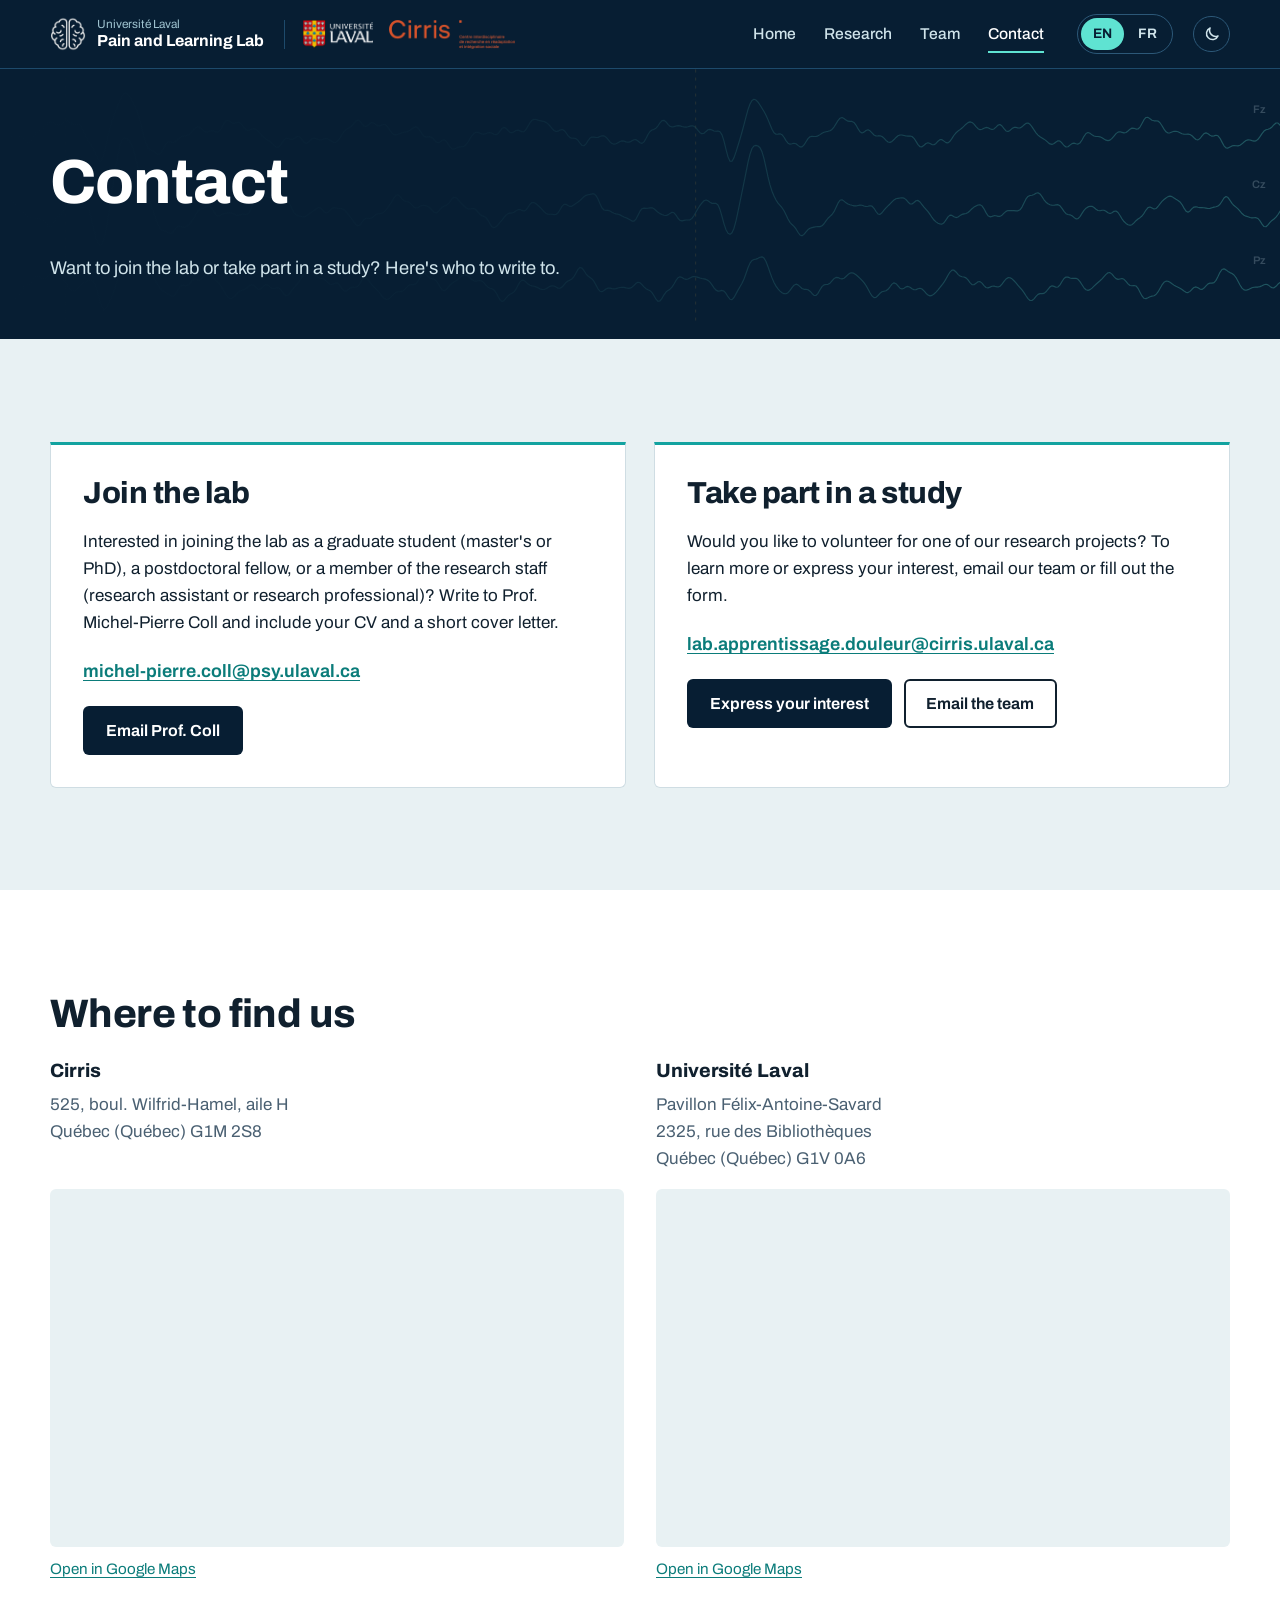
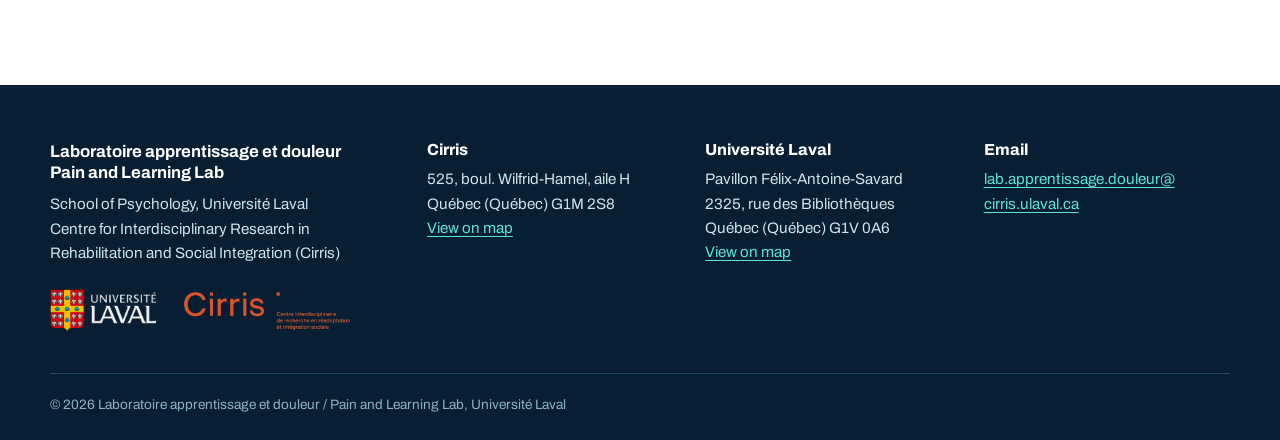
<file: en/contact.html>
<!doctype html>
<html lang="en">
<head>
<meta charset="utf-8">
<meta name="viewport" content="width=device-width, initial-scale=1">
<title>Contact | Pain and Learning Lab</title>
<meta name="description" content="Want to join the lab or take part in a study? Here&#x27;s who to write to.">
<link rel="canonical" href="https://www.painlearninglab.ca/en/contact.html">
<link rel="alternate" hreflang="en" href="https://www.painlearninglab.ca/en/contact.html">
<link rel="alternate" hreflang="fr" href="https://www.painlearninglab.ca/fr/nous-joindre.html">
<link rel="alternate" hreflang="x-default" href="https://www.painlearninglab.ca/fr/nous-joindre.html">
<meta property="og:title" content="Contact | Pain and Learning Lab">
<meta property="og:description" content="Want to join the lab or take part in a study? Here&#x27;s who to write to.">
<meta property="og:type" content="website">
<meta property="og:locale" content="en_CA">
<meta property="og:url" content="https://www.painlearninglab.ca/en/contact.html">
<meta property="og:site_name" content="Pain and Learning Lab">
<meta property="og:image" content="https://www.painlearninglab.ca/assets/img/og-en.png">
<meta property="og:image:width" content="1200">
<meta property="og:image:height" content="630">
<meta property="og:image:alt" content="Pain and Learning Lab">
<meta name="twitter:card" content="summary_large_image">
<meta name="theme-color" content="#071E33">
<meta name="color-scheme" content="light dark">
<script>try{var t=localStorage.getItem('pll-theme');if(t)document.documentElement.dataset.theme=t;}catch(e){}</script>
<link rel="icon" href="../assets/img/favicon.png" type="image/png">
<link rel="apple-touch-icon" href="../assets/img/apple-touch-icon.png">
<link rel="preconnect" href="https://fonts.googleapis.com">
<link rel="preconnect" href="https://fonts.gstatic.com" crossorigin>
<link rel="stylesheet" href="https://fonts.googleapis.com/css2?family=Archivo:wdth,wght@62..125,100..900&amp;display=swap">
<link rel="stylesheet" href="../assets/css/style.css?v=3add5cda">
<script defer src="../assets/js/main.js?v=7e78c4d4"></script>
</head>
<body>
<a class="skip" href="#main">Skip to content</a>
<header class="site-header">
  <div class="wrap header-inner">
    <a class="brand" href="index.html">
      <img src="../assets/img/logo.png" alt="" width="36" height="36">
      <span class="brand-text"><span class="brand-small">Université Laval</span><span class="brand-name">Pain and Learning Lab</span></span>
    </a>
    <div class="partners">
      <a href="https://www.ulaval.ca/"><img src="../assets/img/logos/ulaval-reversed.png" alt="Université Laval" width="70" height="29"></a>
      <a href="https://www.cirris.ulaval.ca/"><img src="../assets/img/logos/cirris.png" alt="Cirris" width="127" height="29"></a>
    </div>
    <nav class="nav" id="nav" aria-label="Main navigation"><ul><li><a href="index.html">Home</a></li><li><a href="research.html">Research</a></li><li><a href="team.html">Team</a></li><li><a href="contact.html" aria-current="page">Contact</a></li></ul></nav>
    <div class="lang" role="group" aria-label="Language / Langue">
      <span class="lang-opt is-current" lang="en">EN</span>
      <a class="lang-opt" href="../fr/nous-joindre.html" hreflang="fr" lang="fr" data-lang="fr" title="Version française">FR</a>
    </div>
    <button class="theme-btn" type="button" aria-pressed="false" aria-label="Dark mode" title="Dark mode"><svg class="i-moon" viewBox="0 0 24 24" aria-hidden="true"><path d="M20 14.5A8 8 0 0 1 9.5 4 8 8 0 1 0 20 14.5Z" fill="none" stroke="currentColor" stroke-width="2" stroke-linejoin="round"/></svg><svg class="i-sun" viewBox="0 0 24 24" aria-hidden="true"><circle cx="12" cy="12" r="4.2" fill="none" stroke="currentColor" stroke-width="2"/><path d="M12 2v2.5M12 19.5V22M2 12h2.5M19.5 12H22M4.9 4.9l1.8 1.8M17.3 17.3l1.8 1.8M4.9 19.1l1.8-1.8M17.3 6.7l1.8-1.8" stroke="currentColor" stroke-width="2" stroke-linecap="round"/></svg></button>
    <button class="menu-btn" type="button" aria-expanded="false" aria-controls="nav" aria-label="Menu"><svg viewBox="0 0 20 20" aria-hidden="true"><path d="M3 5h14M3 10h14M3 15h14" stroke="currentColor" stroke-width="2" stroke-linecap="round"/></svg><span>Menu</span></button>
  </div>
</header>
<main id="main">
<section class="page-head">
  <canvas class="eeg" data-labels="Fz Cz Pz" data-seed="5" aria-hidden="true"></canvas>
  <div class="wrap">
    <h1>Contact</h1>
    <p>Want to join the lab or take part in a study? Here's who to write to.</p>
    
  </div>
</section>

<section class="section section-mist">
  <div class="wrap paths">
    <div class="path" id="join">
      <h2>Join the lab</h2>
      <p>Interested in joining the lab as a graduate student (master's or PhD), a postdoctoral fellow, or a member of the research staff (research assistant or research professional)? Write to Prof. Michel-Pierre Coll and include your CV and a short cover letter.</p>
      <a class="email" href="mailto:michel-pierre.coll@psy.ulaval.ca">michel-pierre.coll@psy.ulaval.ca</a>
      <div class="actions"><a class="btn btn-dark" href="mailto:michel-pierre.coll@psy.ulaval.ca">Email Prof. Coll</a></div>
    </div>
    <div class="path" id="participate">
      <h2>Take part in a study</h2>
      <p>Would you like to volunteer for one of our research projects? To learn more or express your interest, email our team or fill out the form.</p>
      <a class="email" href="mailto:lab.apprentissage.douleur@cirris.ulaval.ca">lab.apprentissage.douleur@cirris.ulaval.ca</a>
      <div class="actions">
        <a class="btn btn-dark" href="https://docs.google.com/forms/d/e/1FAIpQLSd-2gCxTfhbgU2y4AOynGTvvAzUvyY0UEmAVgegLsdk5m-oJQ/viewform">Express your interest</a>
        <a class="btn btn-outline" href="mailto:lab.apprentissage.douleur@cirris.ulaval.ca">Email the team</a>
      </div>
    </div>
  </div>
</section>

<section class="section" id="locations">
  <div class="wrap">
    <h2>Where to find us</h2>
    <div class="places"><div class="place" id="cirris">
      <h3>Cirris</h3>
      <address>525, boul. Wilfrid-Hamel, aile H<br>Québec (Québec) G1M 2S8</address>
      <iframe src="https://maps.google.com/maps?q=46.821213,-71.245554&amp;z=16&amp;output=embed&amp;hl=en" title="Map: Cirris" loading="lazy" referrerpolicy="no-referrer-when-downgrade"></iframe>
      <a class="maplink" href="https://www.google.com/maps?q=46.821213,-71.245554">Open in Google Maps</a>
    </div><div class="place" id="ulaval">
      <h3>Université Laval</h3>
      <address>Pavillon Félix-Antoine-Savard<br>2325, rue des Bibliothèques<br>Québec (Québec) G1V 0A6</address>
      <iframe src="https://maps.google.com/maps?q=46.781028,-71.272699&amp;z=16&amp;output=embed&amp;hl=en" title="Map: Université Laval" loading="lazy" referrerpolicy="no-referrer-when-downgrade"></iframe>
      <a class="maplink" href="https://www.google.com/maps?q=46.781028,-71.272699">Open in Google Maps</a>
    </div></div>
  </div>
</section>
</main>
<footer class="site-footer">
  <div class="wrap footer-grid">
    <div>
      <p class="footer-name">Laboratoire apprentissage et douleur<br>Pain and Learning Lab</p>
      <p>School of Psychology, Université Laval<br>Centre for Interdisciplinary Research in Rehabilitation and Social Integration (Cirris)</p>
      <div class="footer-logos">
        <a href="https://www.ulaval.ca/"><img src="../assets/img/logos/ulaval-reversed.png" alt="Université Laval" height="44" loading="lazy"></a>
        <a href="https://www.cirris.ulaval.ca/"><img src="../assets/img/logos/cirris.png" alt="Cirris" height="38" loading="lazy"></a>
      </div>
    </div>
    <div><h2>Cirris</h2><address>525, boul. Wilfrid-Hamel, aile H<br>Québec (Québec) G1M 2S8</address><p><a href="https://www.google.com/maps?q=46.821213,-71.245554">View on map</a></p></div><div><h2>Université Laval</h2><address>Pavillon Félix-Antoine-Savard<br>2325, rue des Bibliothèques<br>Québec (Québec) G1V 0A6</address><p><a href="https://www.google.com/maps?q=46.781028,-71.272699">View on map</a></p></div>
    <div><h2>Email</h2><p><a href="mailto:lab.apprentissage.douleur@cirris.ulaval.ca">lab.apprentissage.douleur@<wbr>cirris.ulaval.ca</a></p></div>
  </div>
  <div class="wrap footer-base">© 2026 Laboratoire apprentissage et douleur / Pain and Learning Lab, Université Laval</div>
</footer>
</body>
</html>
</file>
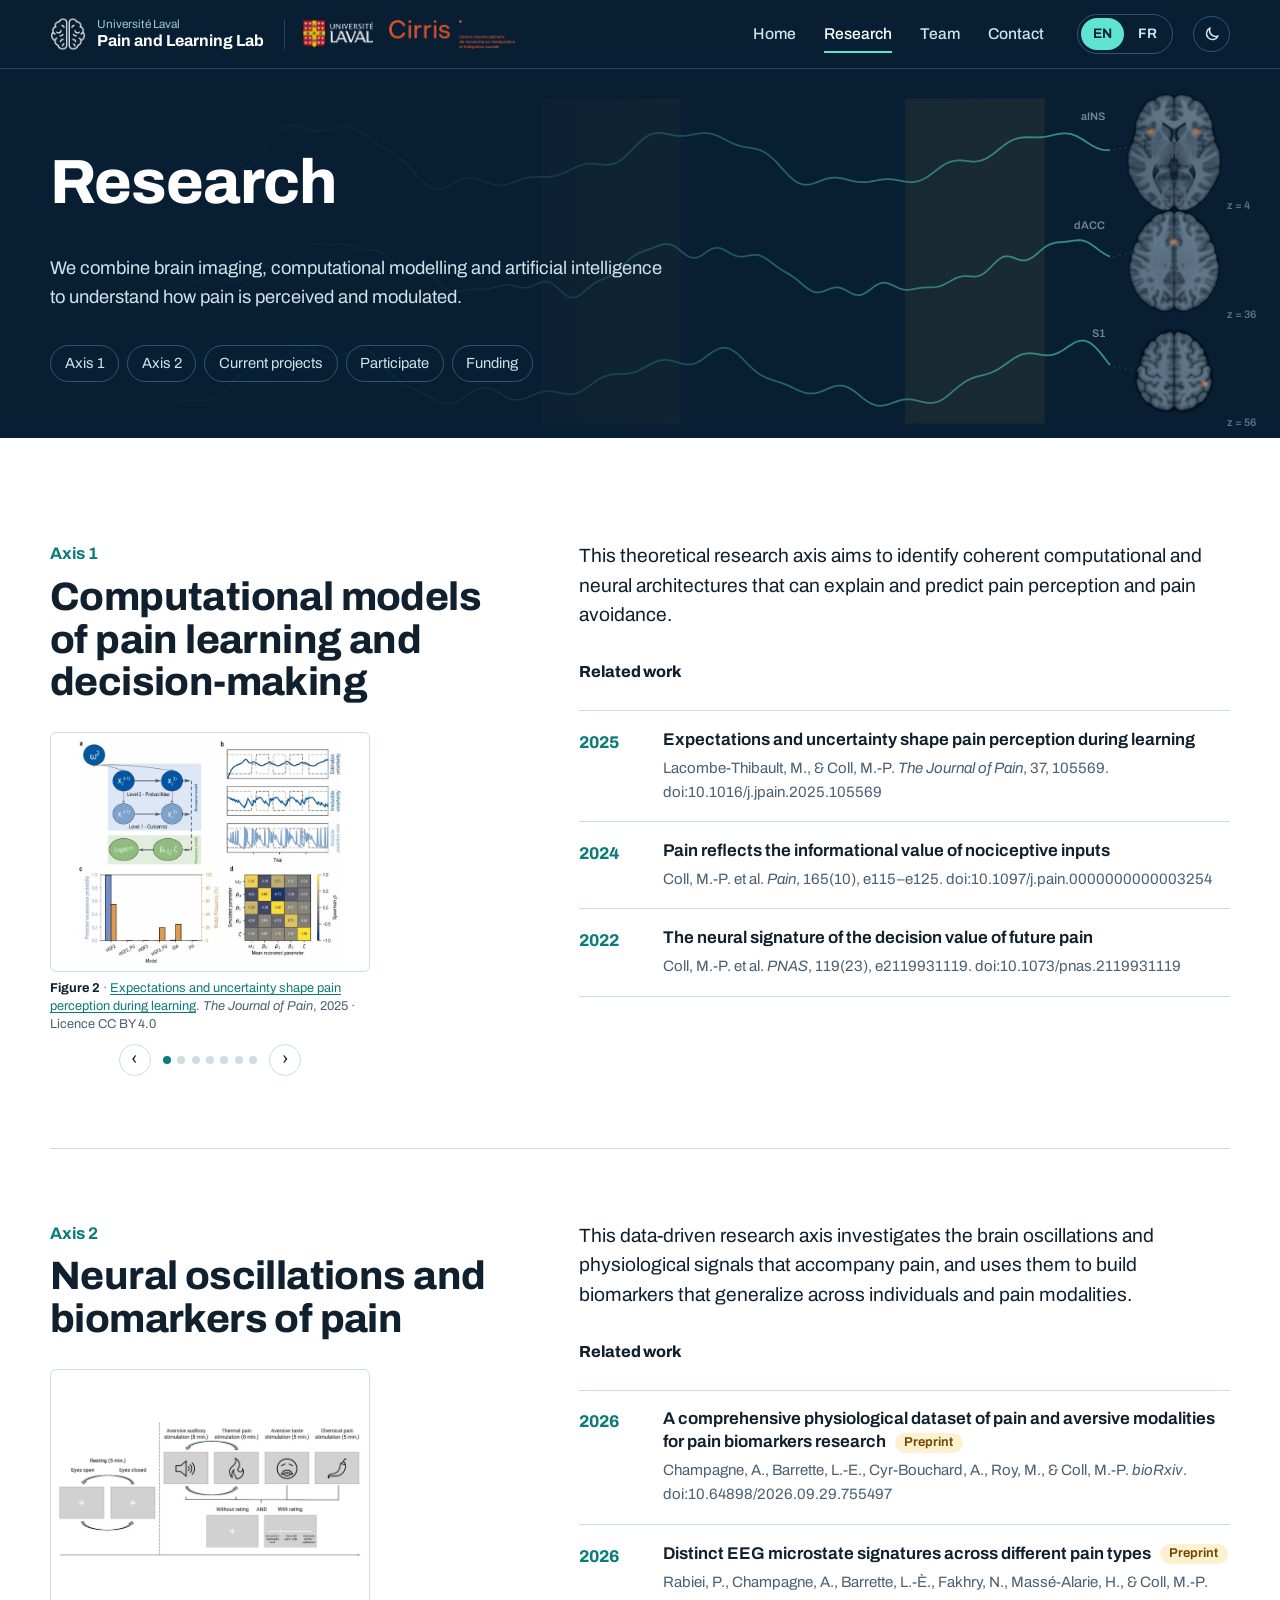
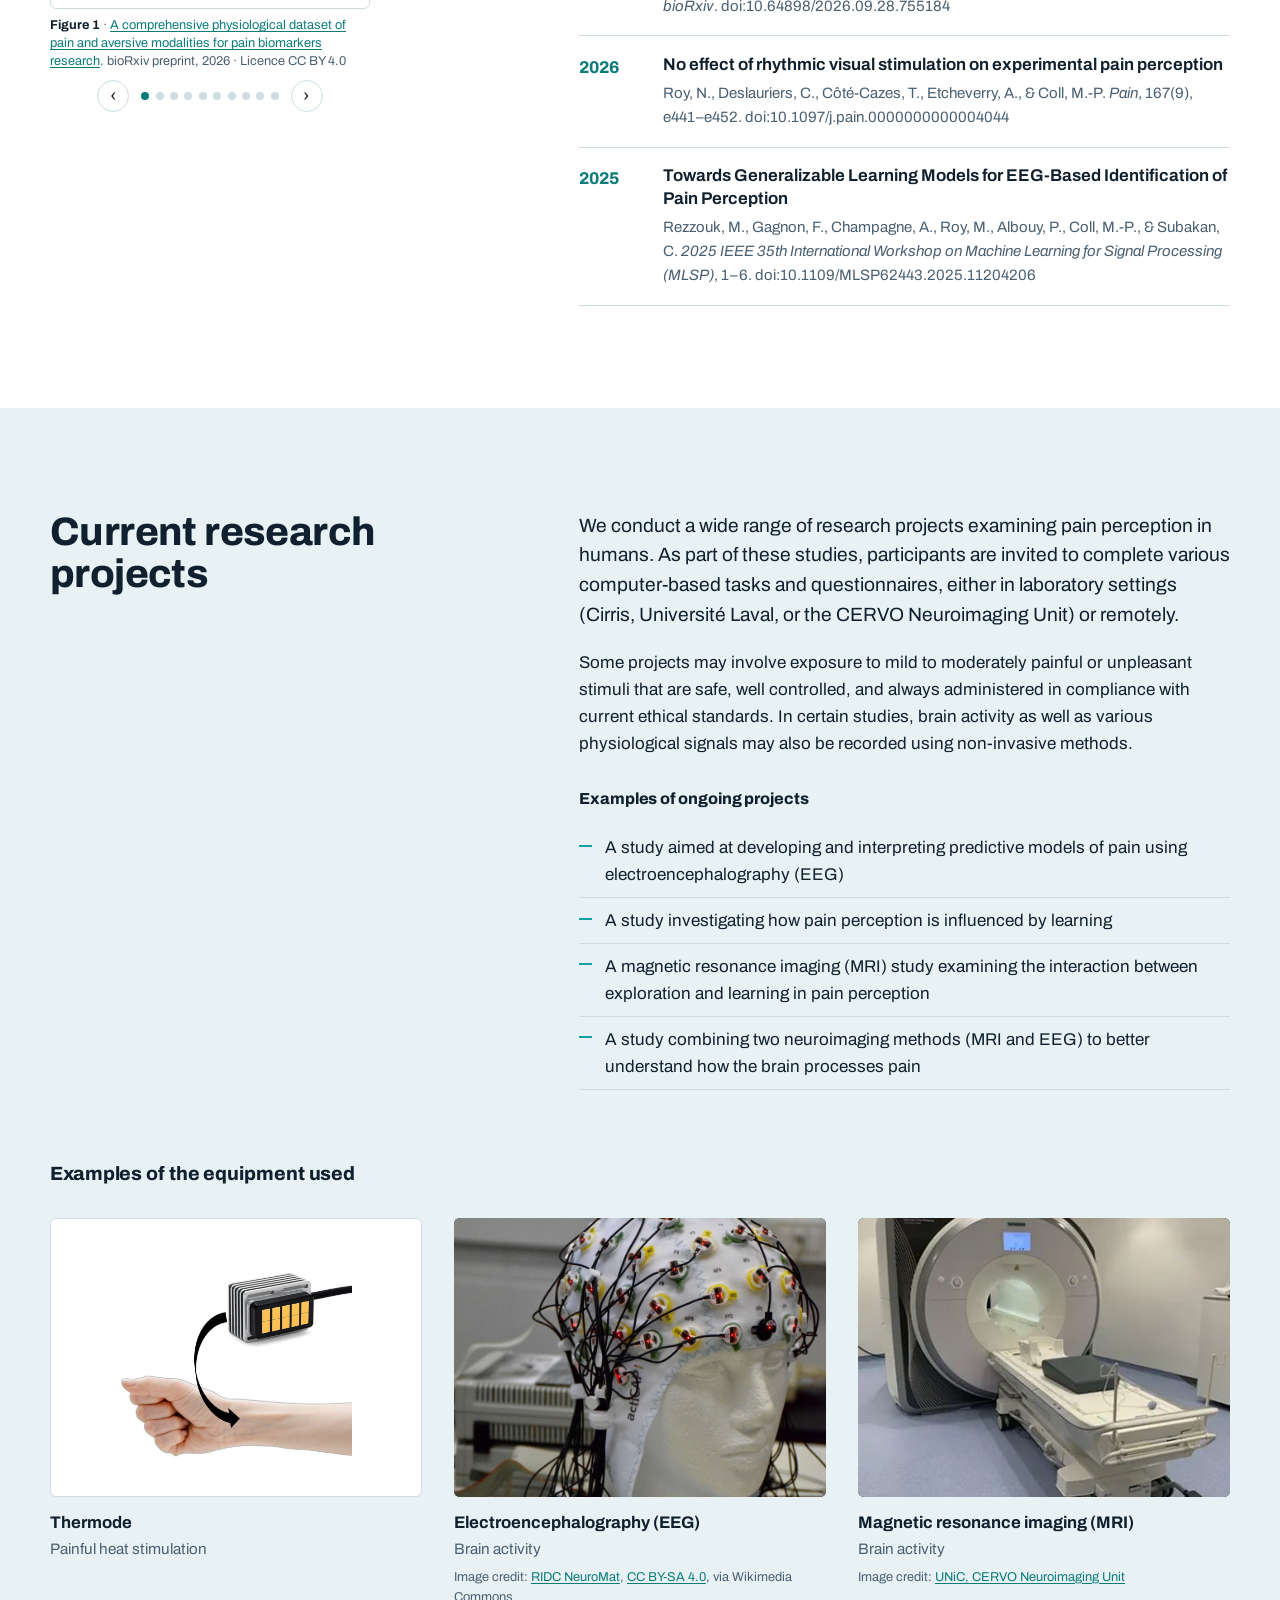
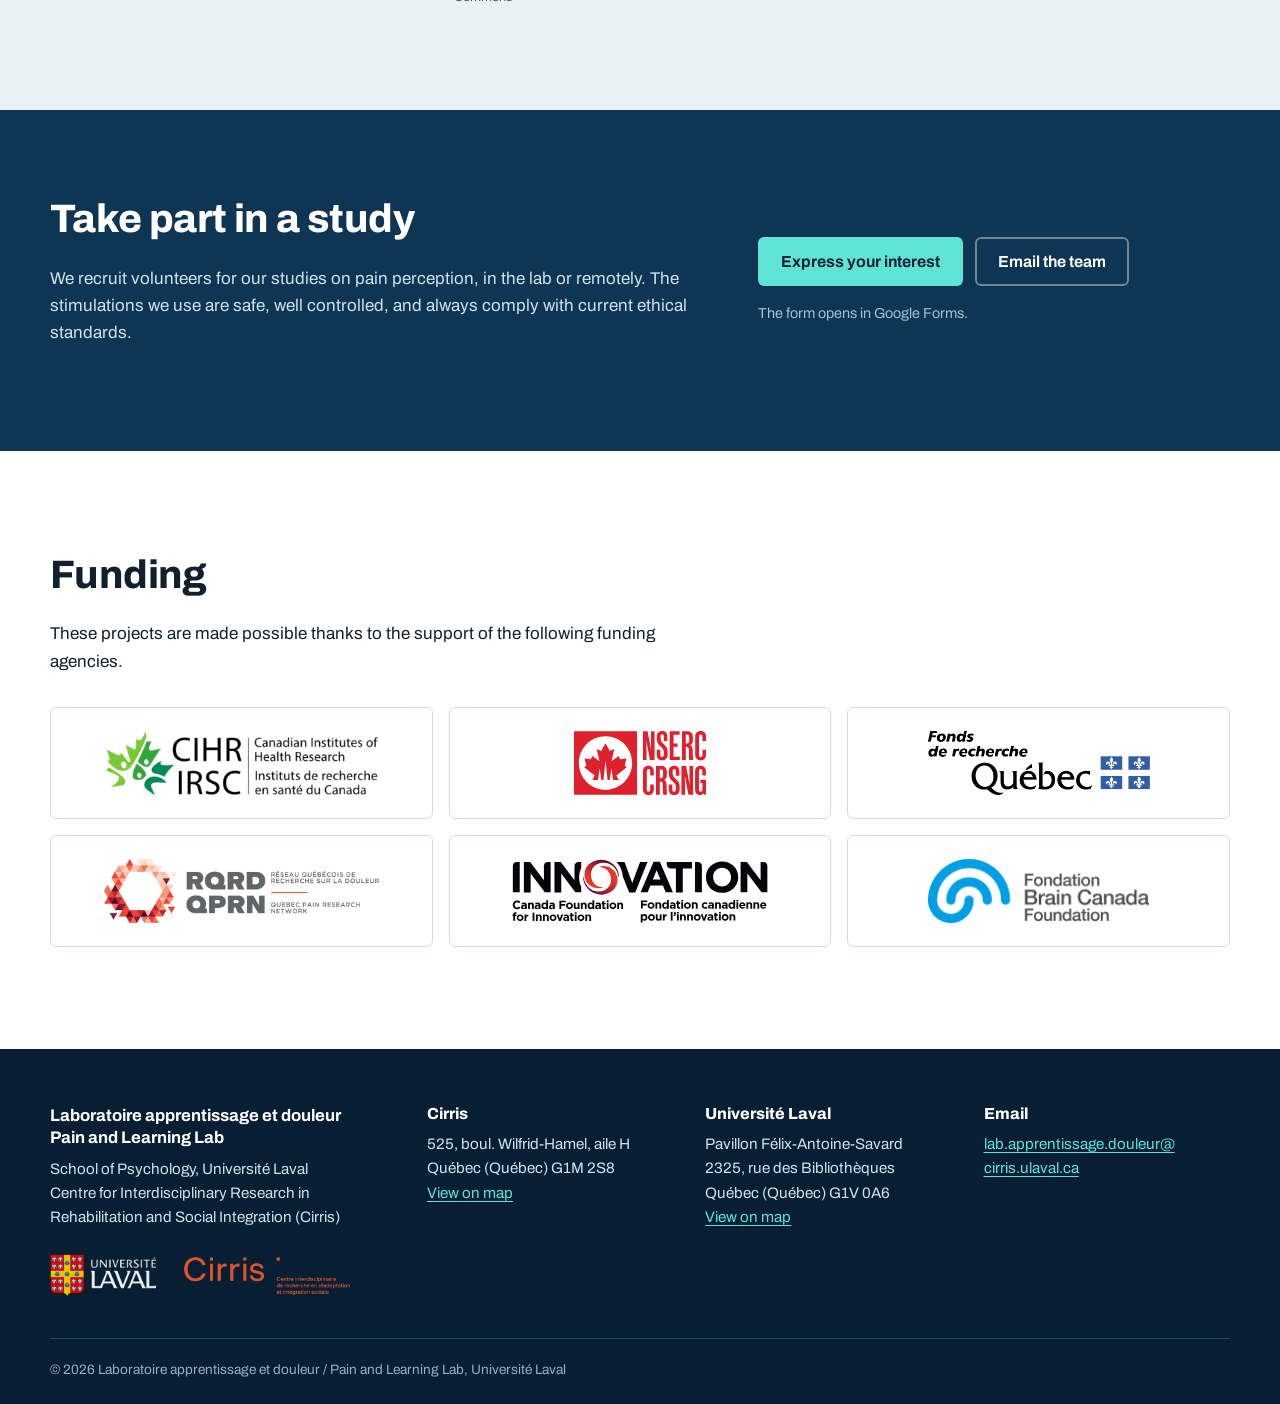
<file: en/research.html>
<!doctype html>
<html lang="en">
<head>
<meta charset="utf-8">
<meta name="viewport" content="width=device-width, initial-scale=1">
<title>Research | Pain and Learning Lab</title>
<meta name="description" content="We combine brain imaging, computational modelling and artificial intelligence to understand how pain is perceived and modulated.">
<link rel="canonical" href="https://www.painlearninglab.ca/en/research.html">
<link rel="alternate" hreflang="en" href="https://www.painlearninglab.ca/en/research.html">
<link rel="alternate" hreflang="fr" href="https://www.painlearninglab.ca/fr/recherche.html">
<link rel="alternate" hreflang="x-default" href="https://www.painlearninglab.ca/fr/recherche.html">
<meta property="og:title" content="Research | Pain and Learning Lab">
<meta property="og:description" content="We combine brain imaging, computational modelling and artificial intelligence to understand how pain is perceived and modulated.">
<meta property="og:type" content="website">
<meta property="og:locale" content="en_CA">
<meta property="og:url" content="https://www.painlearninglab.ca/en/research.html">
<meta property="og:site_name" content="Pain and Learning Lab">
<meta property="og:image" content="https://www.painlearninglab.ca/assets/img/og-en.png">
<meta property="og:image:width" content="1200">
<meta property="og:image:height" content="630">
<meta property="og:image:alt" content="Pain and Learning Lab">
<meta name="twitter:card" content="summary_large_image">
<meta name="theme-color" content="#071E33">
<meta name="color-scheme" content="light dark">
<script>try{var t=localStorage.getItem('pll-theme');if(t)document.documentElement.dataset.theme=t;}catch(e){}</script>
<link rel="icon" href="../assets/img/favicon.png" type="image/png">
<link rel="apple-touch-icon" href="../assets/img/apple-touch-icon.png">
<link rel="preconnect" href="https://fonts.googleapis.com">
<link rel="preconnect" href="https://fonts.gstatic.com" crossorigin>
<link rel="stylesheet" href="https://fonts.googleapis.com/css2?family=Archivo:wdth,wght@62..125,100..900&amp;display=swap">
<link rel="stylesheet" href="../assets/css/style.css?v=3add5cda">
<script defer src="../assets/js/main.js?v=7e78c4d4"></script>
</head>
<body>
<a class="skip" href="#main">Skip to content</a>
<header class="site-header">
  <div class="wrap header-inner">
    <a class="brand" href="index.html">
      <img src="../assets/img/logo.png" alt="" width="36" height="36">
      <span class="brand-text"><span class="brand-small">Université Laval</span><span class="brand-name">Pain and Learning Lab</span></span>
    </a>
    <div class="partners">
      <a href="https://www.ulaval.ca/"><img src="../assets/img/logos/ulaval-reversed.png" alt="Université Laval" width="70" height="29"></a>
      <a href="https://www.cirris.ulaval.ca/"><img src="../assets/img/logos/cirris.png" alt="Cirris" width="127" height="29"></a>
    </div>
    <nav class="nav" id="nav" aria-label="Main navigation"><ul><li><a href="index.html">Home</a></li><li><a href="research.html" aria-current="page">Research</a></li><li><a href="team.html">Team</a></li><li><a href="contact.html">Contact</a></li></ul></nav>
    <div class="lang" role="group" aria-label="Language / Langue">
      <span class="lang-opt is-current" lang="en">EN</span>
      <a class="lang-opt" href="../fr/recherche.html" hreflang="fr" lang="fr" data-lang="fr" title="Version française">FR</a>
    </div>
    <button class="theme-btn" type="button" aria-pressed="false" aria-label="Dark mode" title="Dark mode"><svg class="i-moon" viewBox="0 0 24 24" aria-hidden="true"><path d="M20 14.5A8 8 0 0 1 9.5 4 8 8 0 1 0 20 14.5Z" fill="none" stroke="currentColor" stroke-width="2" stroke-linejoin="round"/></svg><svg class="i-sun" viewBox="0 0 24 24" aria-hidden="true"><circle cx="12" cy="12" r="4.2" fill="none" stroke="currentColor" stroke-width="2"/><path d="M12 2v2.5M12 19.5V22M2 12h2.5M19.5 12H22M4.9 4.9l1.8 1.8M17.3 17.3l1.8 1.8M4.9 19.1l1.8-1.8M17.3 6.7l1.8-1.8" stroke="currentColor" stroke-width="2" stroke-linecap="round"/></svg></button>
    <button class="menu-btn" type="button" aria-expanded="false" aria-controls="nav" aria-label="Menu"><svg viewBox="0 0 20 20" aria-hidden="true"><path d="M3 5h14M3 10h14M3 15h14" stroke="currentColor" stroke-width="2" stroke-linecap="round"/></svg><span>Menu</span></button>
  </div>
</header>
<main id="main">
<section class="page-head">
  <canvas class="fmri" data-src="../assets/img/mri-slices.png" data-seed="11" aria-hidden="true"></canvas>
  <div class="wrap">
    <h1>Research</h1>
    <p>We combine brain imaging, computational modelling and artificial intelligence to understand how pain is perceived and modulated.</p>
    <ul class="jump"><li><a href="#axis-1">Axis 1</a></li><li><a href="#axis-2">Axis 2</a></li><li><a href="#projects">Current projects</a></li><li><a href="#participate">Participate</a></li><li><a href="#funding">Funding</a></li></ul>
  </div>
</section>

<section class="section">
  <div class="wrap">
  <div class="axis-block split" id="axis-1">
    <div>
      <span class="axis-label">Axis 1</span>
      <h2>Computational models of pain learning and decision-making</h2>
      <div class="carousel" aria-roledescription="carousel" aria-label="Figures from our publications">
      <div class="slides" aria-live="off"><figure class="slide" aria-roledescription="slide" aria-label="1 / 7">
          <div class="slide-img"><img src="../assets/img/figures/jpain2025-fig2.jpg" alt="Figure 2, Expectations and uncertainty shape pain perception during learning" loading="lazy"></div>
          <figcaption><strong>Figure 2</strong> · <a href="https://doi.org/10.1016/j.jpain.2025.105569">Expectations and uncertainty shape pain perception during learning</a>. <i>The Journal of Pain</i>, 2025 · Licence CC BY 4.0</figcaption>
        </figure><figure class="slide" hidden aria-roledescription="slide" aria-label="2 / 7">
          <div class="slide-img"><img src="../assets/img/figures/jpain2025-fig3.jpg" alt="Figure 3, Expectations and uncertainty shape pain perception during learning" loading="lazy"></div>
          <figcaption><strong>Figure 3</strong> · <a href="https://doi.org/10.1016/j.jpain.2025.105569">Expectations and uncertainty shape pain perception during learning</a>. <i>The Journal of Pain</i>, 2025 · Licence CC BY 4.0</figcaption>
        </figure><figure class="slide" hidden aria-roledescription="slide" aria-label="3 / 7">
          <div class="slide-img"><img src="../assets/img/figures/pain2024-fig3.jpg" alt="Figure 3, Pain reflects the informational value of nociceptive inputs" loading="lazy"></div>
          <figcaption><strong>Figure 3</strong> · <a href="https://doi.org/10.1101/2023.07.14.549006">Pain reflects the informational value of nociceptive inputs</a>. <i>Pain</i>, 2024 (bioRxiv preprint)</figcaption>
        </figure><figure class="slide" hidden aria-roledescription="slide" aria-label="4 / 7">
          <div class="slide-img"><img src="../assets/img/figures/pain2024-fig4.jpg" alt="Figure 4, Pain reflects the informational value of nociceptive inputs" loading="lazy"></div>
          <figcaption><strong>Figure 4</strong> · <a href="https://doi.org/10.1101/2023.07.14.549006">Pain reflects the informational value of nociceptive inputs</a>. <i>Pain</i>, 2024 (bioRxiv preprint)</figcaption>
        </figure><figure class="slide" hidden aria-roledescription="slide" aria-label="5 / 7">
          <div class="slide-img"><img src="../assets/img/figures/pnas2022-fig1.jpg" alt="Figure 1, The neural signature of the decision value of future pain" loading="lazy"></div>
          <figcaption><strong>Figure 1</strong> · <a href="https://doi.org/10.1073/pnas.2119931119">The neural signature of the decision value of future pain</a>. <i>PNAS</i>, 2022 · Licence CC BY-NC-ND 4.0</figcaption>
        </figure><figure class="slide" hidden aria-roledescription="slide" aria-label="6 / 7">
          <div class="slide-img"><img src="../assets/img/figures/pnas2022-fig2.jpg" alt="Figure 2, The neural signature of the decision value of future pain" loading="lazy"></div>
          <figcaption><strong>Figure 2</strong> · <a href="https://doi.org/10.1073/pnas.2119931119">The neural signature of the decision value of future pain</a>. <i>PNAS</i>, 2022 · Licence CC BY-NC-ND 4.0</figcaption>
        </figure><figure class="slide" hidden aria-roledescription="slide" aria-label="7 / 7">
          <div class="slide-img"><img src="../assets/img/figures/pnas2022-fig7.jpg" alt="Figure 7, The neural signature of the decision value of future pain" loading="lazy"></div>
          <figcaption><strong>Figure 7</strong> · <a href="https://doi.org/10.1073/pnas.2119931119">The neural signature of the decision value of future pain</a>. <i>PNAS</i>, 2022 · Licence CC BY-NC-ND 4.0</figcaption>
        </figure></div>
      <div class="carousel-nav"><button type="button" class="prev" aria-label="Previous figure">‹</button>
        <div class="dots"><button type="button" class="dot" aria-current="true" aria-label="Go to figure 1"></button><button type="button" class="dot" aria-label="Go to figure 2"></button><button type="button" class="dot" aria-label="Go to figure 3"></button><button type="button" class="dot" aria-label="Go to figure 4"></button><button type="button" class="dot" aria-label="Go to figure 5"></button><button type="button" class="dot" aria-label="Go to figure 6"></button><button type="button" class="dot" aria-label="Go to figure 7"></button></div><button type="button" class="next" aria-label="Next figure">›</button></div>
    </div>
    </div>
    <div>
      <p class="lede">This theoretical research axis aims to identify coherent computational and neural architectures that can explain and predict pain perception and pain avoidance.</p>
      <h3 class="pubs-title">Related work</h3>
      <ul class="pubs"><li class="pub"><span class="pub-year">2025</span><div>
          <a class="pub-title" href="https://doi.org/10.1016/j.jpain.2025.105569">Expectations and uncertainty shape pain perception during learning</a>
          <span class="pub-meta">Lacombe-Thibault, M., &amp; Coll, M.-P. <i>The Journal of Pain</i>, 37, 105569. doi:10.1016/j.jpain.2025.105569</span></div></li><li class="pub"><span class="pub-year">2024</span><div>
          <a class="pub-title" href="https://doi.org/10.1097/j.pain.0000000000003254">Pain reflects the informational value of nociceptive inputs</a>
          <span class="pub-meta">Coll, M.-P. et al. <i>Pain</i>, 165(10), e115–e125. doi:10.1097/j.pain.0000000000003254</span></div></li><li class="pub"><span class="pub-year">2022</span><div>
          <a class="pub-title" href="https://doi.org/10.1073/pnas.2119931119">The neural signature of the decision value of future pain</a>
          <span class="pub-meta">Coll, M.-P. et al. <i>PNAS</i>, 119(23), e2119931119. doi:10.1073/pnas.2119931119</span></div></li></ul>
    </div>
  </div><div class="axis-block split" id="axis-2">
    <div>
      <span class="axis-label">Axis 2</span>
      <h2>Neural oscillations and biomarkers of pain</h2>
      <div class="carousel" aria-roledescription="carousel" aria-label="Figures from our publications">
      <div class="slides" aria-live="off"><figure class="slide" aria-roledescription="slide" aria-label="1 / 10">
          <div class="slide-img"><img src="../assets/img/figures/dataset2026-fig1.jpg" alt="Figure 1, A comprehensive physiological dataset of pain and aversive modalities for pain biomarkers research" loading="lazy"></div>
          <figcaption><strong>Figure 1</strong> · <a href="https://doi.org/10.64898/2026.09.29.755497">A comprehensive physiological dataset of pain and aversive modalities for pain biomarkers research</a>. bioRxiv preprint, 2026 · Licence CC BY 4.0</figcaption>
        </figure><figure class="slide" hidden aria-roledescription="slide" aria-label="2 / 10">
          <div class="slide-img"><img src="../assets/img/figures/dataset2026-fig2.jpg" alt="Figure 2, A comprehensive physiological dataset of pain and aversive modalities for pain biomarkers research" loading="lazy"></div>
          <figcaption><strong>Figure 2</strong> · <a href="https://doi.org/10.64898/2026.09.29.755497">A comprehensive physiological dataset of pain and aversive modalities for pain biomarkers research</a>. bioRxiv preprint, 2026 · Licence CC BY 4.0</figcaption>
        </figure><figure class="slide" hidden aria-roledescription="slide" aria-label="3 / 10">
          <div class="slide-img"><img src="../assets/img/figures/dataset2026-fig7.jpg" alt="Figure 7, A comprehensive physiological dataset of pain and aversive modalities for pain biomarkers research" loading="lazy"></div>
          <figcaption><strong>Figure 7</strong> · <a href="https://doi.org/10.64898/2026.09.29.755497">A comprehensive physiological dataset of pain and aversive modalities for pain biomarkers research</a>. bioRxiv preprint, 2026 · Licence CC BY 4.0</figcaption>
        </figure><figure class="slide" hidden aria-roledescription="slide" aria-label="4 / 10">
          <div class="slide-img"><img src="../assets/img/figures/microstates2026-fig1.jpg" alt="Figure 1, Distinct EEG microstate signatures across different pain types" loading="lazy"></div>
          <figcaption><strong>Figure 1</strong> · <a href="https://doi.org/10.64898/2026.09.28.755184">Distinct EEG microstate signatures across different pain types</a>. bioRxiv preprint, 2026 · Licence CC BY 4.0</figcaption>
        </figure><figure class="slide" hidden aria-roledescription="slide" aria-label="5 / 10">
          <div class="slide-img"><img src="../assets/img/figures/microstates2026-fig2.jpg" alt="Figure 2, Distinct EEG microstate signatures across different pain types" loading="lazy"></div>
          <figcaption><strong>Figure 2</strong> · <a href="https://doi.org/10.64898/2026.09.28.755184">Distinct EEG microstate signatures across different pain types</a>. bioRxiv preprint, 2026 · Licence CC BY 4.0</figcaption>
        </figure><figure class="slide" hidden aria-roledescription="slide" aria-label="6 / 10">
          <div class="slide-img"><img src="../assets/img/figures/pain2026-fig1.jpg" alt="Figure 1, No effect of rhythmic visual stimulation on experimental pain perception" loading="lazy"></div>
          <figcaption><strong>Figure 1</strong> · <a href="https://doi.org/10.1097/j.pain.0000000000004044">No effect of rhythmic visual stimulation on experimental pain perception</a>. <i>Pain</i>, 2026 · Licence CC BY-NC-ND 4.0</figcaption>
        </figure><figure class="slide" hidden aria-roledescription="slide" aria-label="7 / 10">
          <div class="slide-img"><img src="../assets/img/figures/pain2026-fig2.jpg" alt="Figure 2, No effect of rhythmic visual stimulation on experimental pain perception" loading="lazy"></div>
          <figcaption><strong>Figure 2</strong> · <a href="https://doi.org/10.1097/j.pain.0000000000004044">No effect of rhythmic visual stimulation on experimental pain perception</a>. <i>Pain</i>, 2026 · Licence CC BY-NC-ND 4.0</figcaption>
        </figure><figure class="slide" hidden aria-roledescription="slide" aria-label="8 / 10">
          <div class="slide-img"><img src="../assets/img/figures/pain2026-fig4.jpg" alt="Figure 4, No effect of rhythmic visual stimulation on experimental pain perception" loading="lazy"></div>
          <figcaption><strong>Figure 4</strong> · <a href="https://doi.org/10.1097/j.pain.0000000000004044">No effect of rhythmic visual stimulation on experimental pain perception</a>. <i>Pain</i>, 2026 · Licence CC BY-NC-ND 4.0</figcaption>
        </figure><figure class="slide" hidden aria-roledescription="slide" aria-label="9 / 10">
          <div class="slide-img"><img src="../assets/img/figures/mlsp2025-fig1.jpg" alt="Figure 1, Towards Generalizable Learning Models for EEG-Based Identification of Pain Perception" loading="lazy"></div>
          <figcaption><strong>Figure 1</strong> · <a href="https://arxiv.org/abs/2508.11691">Towards Generalizable Learning Models for EEG-Based Identification of Pain Perception</a>. IEEE MLSP, 2025 (arXiv preprint)</figcaption>
        </figure><figure class="slide" hidden aria-roledescription="slide" aria-label="10 / 10">
          <div class="slide-img"><img src="../assets/img/figures/mlsp2025-fig2.jpg" alt="Figure 2, Towards Generalizable Learning Models for EEG-Based Identification of Pain Perception" loading="lazy"></div>
          <figcaption><strong>Figure 2</strong> · <a href="https://arxiv.org/abs/2508.11691">Towards Generalizable Learning Models for EEG-Based Identification of Pain Perception</a>. IEEE MLSP, 2025 (arXiv preprint)</figcaption>
        </figure></div>
      <div class="carousel-nav"><button type="button" class="prev" aria-label="Previous figure">‹</button>
        <div class="dots"><button type="button" class="dot" aria-current="true" aria-label="Go to figure 1"></button><button type="button" class="dot" aria-label="Go to figure 2"></button><button type="button" class="dot" aria-label="Go to figure 3"></button><button type="button" class="dot" aria-label="Go to figure 4"></button><button type="button" class="dot" aria-label="Go to figure 5"></button><button type="button" class="dot" aria-label="Go to figure 6"></button><button type="button" class="dot" aria-label="Go to figure 7"></button><button type="button" class="dot" aria-label="Go to figure 8"></button><button type="button" class="dot" aria-label="Go to figure 9"></button><button type="button" class="dot" aria-label="Go to figure 10"></button></div><button type="button" class="next" aria-label="Next figure">›</button></div>
    </div>
    </div>
    <div>
      <p class="lede">This data-driven research axis investigates the brain oscillations and physiological signals that accompany pain, and uses them to build biomarkers that generalize across individuals and pain modalities.</p>
      <h3 class="pubs-title">Related work</h3>
      <ul class="pubs"><li class="pub"><span class="pub-year">2026</span><div>
          <a class="pub-title" href="https://doi.org/10.64898/2026.09.29.755497">A comprehensive physiological dataset of pain and aversive modalities for pain biomarkers research <span class="badge">Preprint</span></a>
          <span class="pub-meta">Champagne, A., Barrette, L.-E., Cyr-Bouchard, A., Roy, M., &amp; Coll, M.-P. <i>bioRxiv</i>. doi:10.64898/2026.09.29.755497</span></div></li><li class="pub"><span class="pub-year">2026</span><div>
          <a class="pub-title" href="https://doi.org/10.64898/2026.09.28.755184">Distinct EEG microstate signatures across different pain types <span class="badge">Preprint</span></a>
          <span class="pub-meta">Rabiei, P., Champagne, A., Barrette, L.-È., Fakhry, N., Massé-Alarie, H., &amp; Coll, M.-P. <i>bioRxiv</i>. doi:10.64898/2026.09.28.755184</span></div></li><li class="pub"><span class="pub-year">2026</span><div>
          <a class="pub-title" href="https://doi.org/10.1097/j.pain.0000000000004044">No effect of rhythmic visual stimulation on experimental pain perception</a>
          <span class="pub-meta">Roy, N., Deslauriers, C., Côté-Cazes, T., Etcheverry, A., &amp; Coll, M.-P. <i>Pain</i>, 167(9), e441–e452. doi:10.1097/j.pain.0000000000004044</span></div></li><li class="pub"><span class="pub-year">2025</span><div>
          <a class="pub-title" href="https://arxiv.org/abs/2508.11691">Towards Generalizable Learning Models for EEG-Based Identification of Pain Perception</a>
          <span class="pub-meta">Rezzouk, M., Gagnon, F., Champagne, A., Roy, M., Albouy, P., Coll, M.-P., &amp; Subakan, C. <i>2025 IEEE 35th International Workshop on Machine Learning for Signal Processing (MLSP)</i>, 1–6. doi:10.1109/MLSP62443.2025.11204206</span></div></li></ul>
    </div>
  </div>
  </div>
</section>

<section class="section section-mist" id="projects">
  <div class="wrap split">
    <div><h2>Current research projects</h2></div>
    <div>
      <p class="lede">We conduct a wide range of research projects examining pain perception in humans. As part of these studies, participants are invited to complete various computer-based tasks and questionnaires, either in laboratory settings (Cirris, Université Laval, or the CERVO Neuroimaging Unit) or remotely.</p>
      <p>Some projects may involve exposure to mild to moderately painful or unpleasant stimuli that are safe, well controlled, and always administered in compliance with current ethical standards. In certain studies, brain activity as well as various physiological signals may also be recorded using non-invasive methods.</p>
      <h3 class="pubs-title">Examples of ongoing projects</h3>
      <ul class="ticks"><li>A study aimed at developing and interpreting predictive models of pain using electroencephalography (EEG)</li><li>A study investigating how pain perception is influenced by learning</li><li>A magnetic resonance imaging (MRI) study examining the interaction between exploration and learning in pain perception</li><li>A study combining two neuroimaging methods (MRI and EEG) to better understand how the brain processes pain</li></ul>
    </div>
  </div>
  <div class="wrap" style="margin-top:clamp(3rem,6vw,4.5rem)">
    <h3>Examples of the equipment used</h3>
    <div class="figures"><figure><div class="media media-contain"><span class="ph" aria-hidden="true">Thermode</span><img src="../assets/img/research/thermode.jpg" alt="Thermode" loading="lazy" onerror="this.remove()"></div>
      <figcaption><strong>Thermode</strong>Painful heat stimulation</figcaption></figure><figure><div class="media"><span class="ph" aria-hidden="true">EEG</span><img src="../assets/img/research/eeg.jpg" alt="Electroencephalography (EEG)" loading="lazy" onerror="this.remove()"></div>
      <figcaption><strong>Electroencephalography (EEG)</strong>Brain activity<span class="credit">Image credit: <a href="https://commons.wikimedia.org/wiki/File:Treinamento_de_EEG-20.jpeg">RIDC NeuroMat</a>, <a href="https://creativecommons.org/licenses/by-sa/4.0">CC BY-SA 4.0</a>, via Wikimedia Commons</span></figcaption></figure><figure><div class="media"><span class="ph" aria-hidden="true">MRI</span><img src="../assets/img/research/irm.jpg" alt="Magnetic resonance imaging (MRI)" loading="lazy" onerror="this.remove()"></div>
      <figcaption><strong>Magnetic resonance imaging (MRI)</strong>Brain activity<span class="credit">Image credit: <a href="https://cervo.ulaval.ca/plateformes-et-initiatives-cervo/plateforme-irm/">UNiC, CERVO Neuroimaging Unit</a></span></figcaption></figure></div>
  </div>
</section>

<section class="participate" id="participate">
  <div class="wrap participate-inner">
    <div>
      <h2>Take part in a study</h2>
      <p>We recruit volunteers for our studies on pain perception, in the lab or remotely. The stimulations we use are safe, well controlled, and always comply with current ethical standards.</p>
    </div>
    <div>
      <div class="actions">
        <a class="btn btn-primary" href="https://docs.google.com/forms/d/e/1FAIpQLSd-2gCxTfhbgU2y4AOynGTvvAzUvyY0UEmAVgegLsdk5m-oJQ/viewform">Express your interest</a>
        <a class="btn btn-ghost" href="mailto:lab.apprentissage.douleur@cirris.ulaval.ca">Email the team</a>
      </div>
      <p class="note">The form opens in Google Forms.</p>
    </div>
  </div>
</section>

<section class="section" id="funding">
  <div class="wrap">
    <h2>Funding</h2>
    <p>These projects are made possible thanks to the support of the following funding agencies.</p>
    <ul class="funders"><li><a class="funder has-img" href="https://cihr-irsc.gc.ca/e/193.html">
        <img src="../assets/img/funders/cihr.png" alt="Canadian Institutes of Health Research" loading="lazy">
        <span class="funder-text"><span class="funder-name">CIHR</span><span class="funder-full">Canadian Institutes of Health Research</span></span></a></li><li><a class="funder has-img" href="https://nserc-crsng.canada.ca/en">
        <img src="../assets/img/funders/nserc.svg" alt="Natural Sciences and Engineering Research Council" loading="lazy">
        <span class="funder-text"><span class="funder-name">NSERC</span><span class="funder-full">Natural Sciences and Engineering Research Council</span></span></a></li><li><a class="funder has-img" href="https://frq.gouv.qc.ca/en/">
        <img src="../assets/img/funders/frq.png" alt="Fonds de recherche du Québec" loading="lazy">
        <span class="funder-text"><span class="funder-name">FRQ</span><span class="funder-full">Fonds de recherche du Québec</span></span></a></li><li><a class="funder has-img" href="https://qprn.ca/en/">
        <img src="../assets/img/funders/qprn.png" alt="Quebec Pain Research Network" loading="lazy">
        <span class="funder-text"><span class="funder-name">QPRN</span><span class="funder-full">Quebec Pain Research Network</span></span></a></li><li><a class="funder has-img" href="https://www.innovation.ca/">
        <img src="../assets/img/funders/cfi.svg" alt="Canada Foundation for Innovation" loading="lazy">
        <span class="funder-text"><span class="funder-name">CFI</span><span class="funder-full">Canada Foundation for Innovation</span></span></a></li><li><a class="funder has-img" href="https://braincanada.ca/">
        <img src="../assets/img/funders/braincanada.png" alt="Brain Canada Foundation" loading="lazy">
        <span class="funder-text"><span class="funder-name">Brain Canada</span><span class="funder-full">Brain Canada Foundation</span></span></a></li></ul>
  </div>
</section>
</main>
<footer class="site-footer">
  <div class="wrap footer-grid">
    <div>
      <p class="footer-name">Laboratoire apprentissage et douleur<br>Pain and Learning Lab</p>
      <p>School of Psychology, Université Laval<br>Centre for Interdisciplinary Research in Rehabilitation and Social Integration (Cirris)</p>
      <div class="footer-logos">
        <a href="https://www.ulaval.ca/"><img src="../assets/img/logos/ulaval-reversed.png" alt="Université Laval" height="44" loading="lazy"></a>
        <a href="https://www.cirris.ulaval.ca/"><img src="../assets/img/logos/cirris.png" alt="Cirris" height="38" loading="lazy"></a>
      </div>
    </div>
    <div><h2>Cirris</h2><address>525, boul. Wilfrid-Hamel, aile H<br>Québec (Québec) G1M 2S8</address><p><a href="https://www.google.com/maps?q=46.821213,-71.245554">View on map</a></p></div><div><h2>Université Laval</h2><address>Pavillon Félix-Antoine-Savard<br>2325, rue des Bibliothèques<br>Québec (Québec) G1V 0A6</address><p><a href="https://www.google.com/maps?q=46.781028,-71.272699">View on map</a></p></div>
    <div><h2>Email</h2><p><a href="mailto:lab.apprentissage.douleur@cirris.ulaval.ca">lab.apprentissage.douleur@<wbr>cirris.ulaval.ca</a></p></div>
  </div>
  <div class="wrap footer-base">© 2026 Laboratoire apprentissage et douleur / Pain and Learning Lab, Université Laval</div>
</footer>
</body>
</html>
</file>
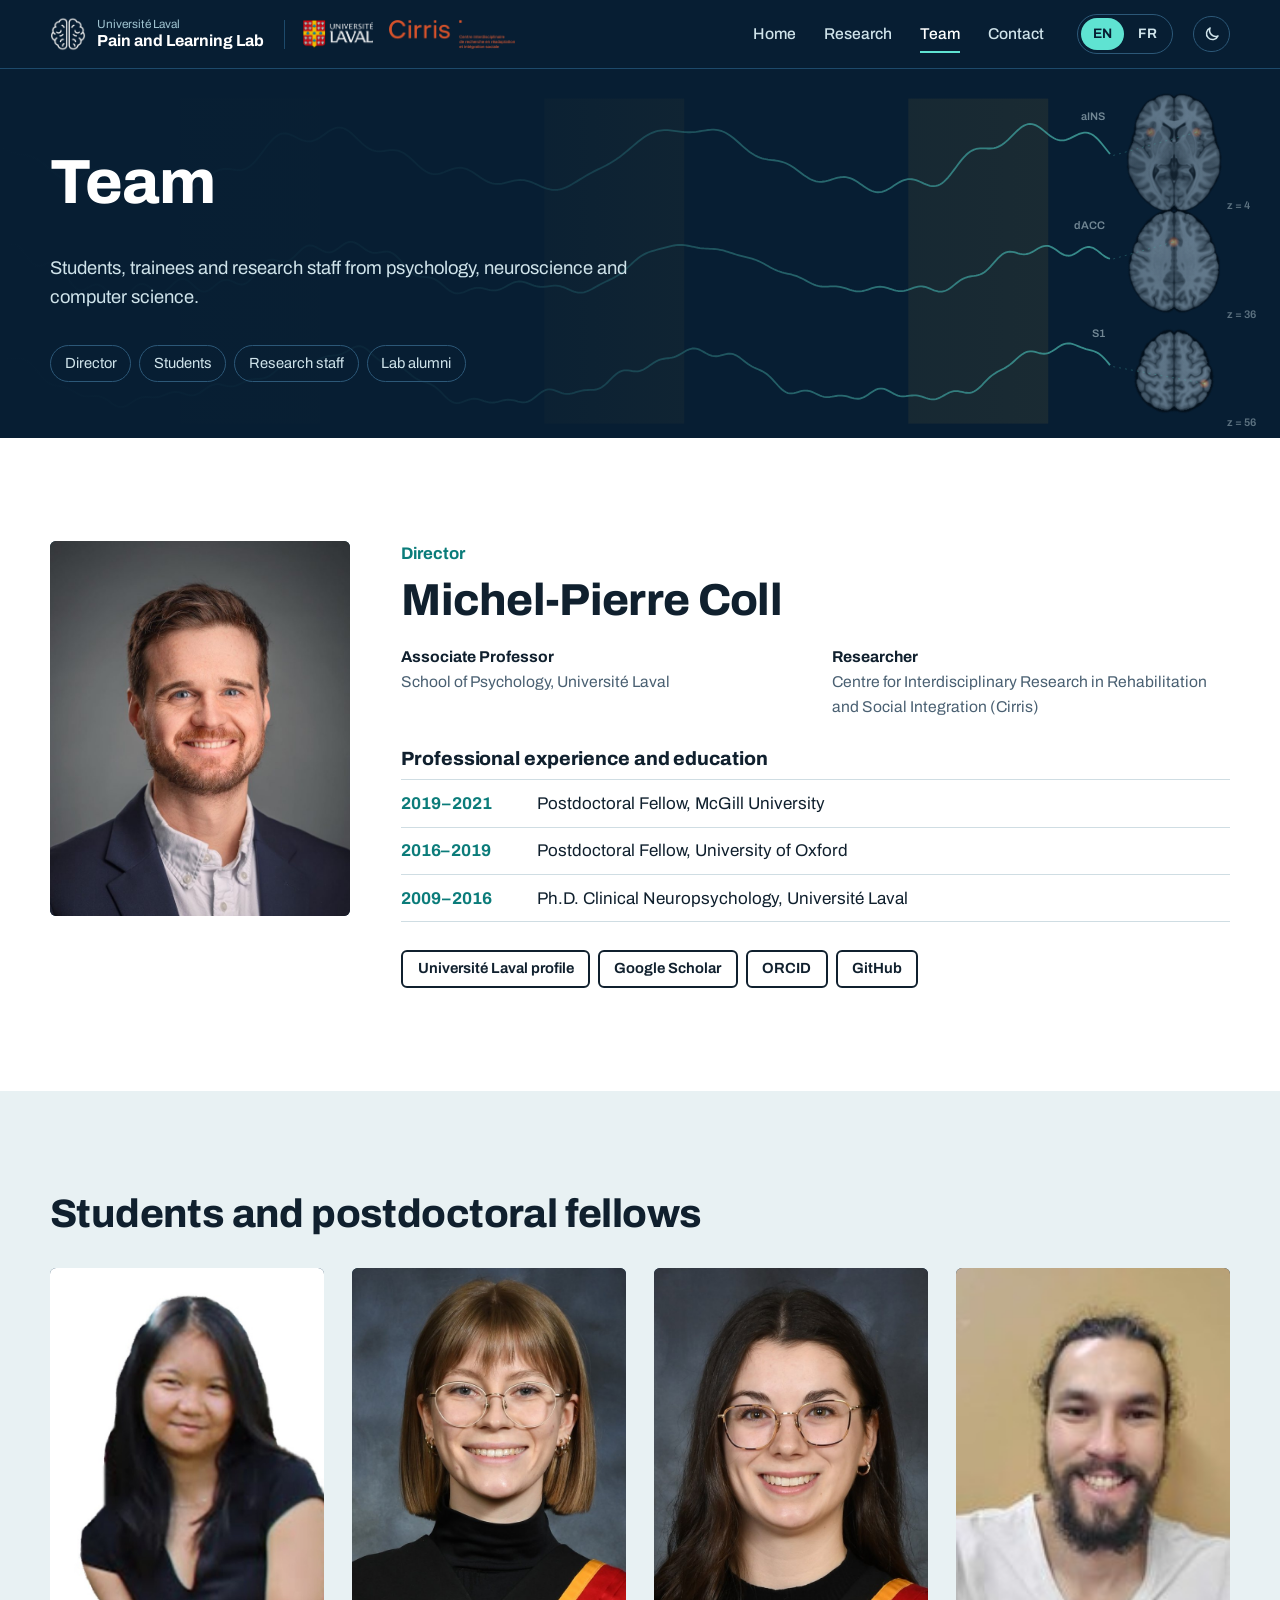
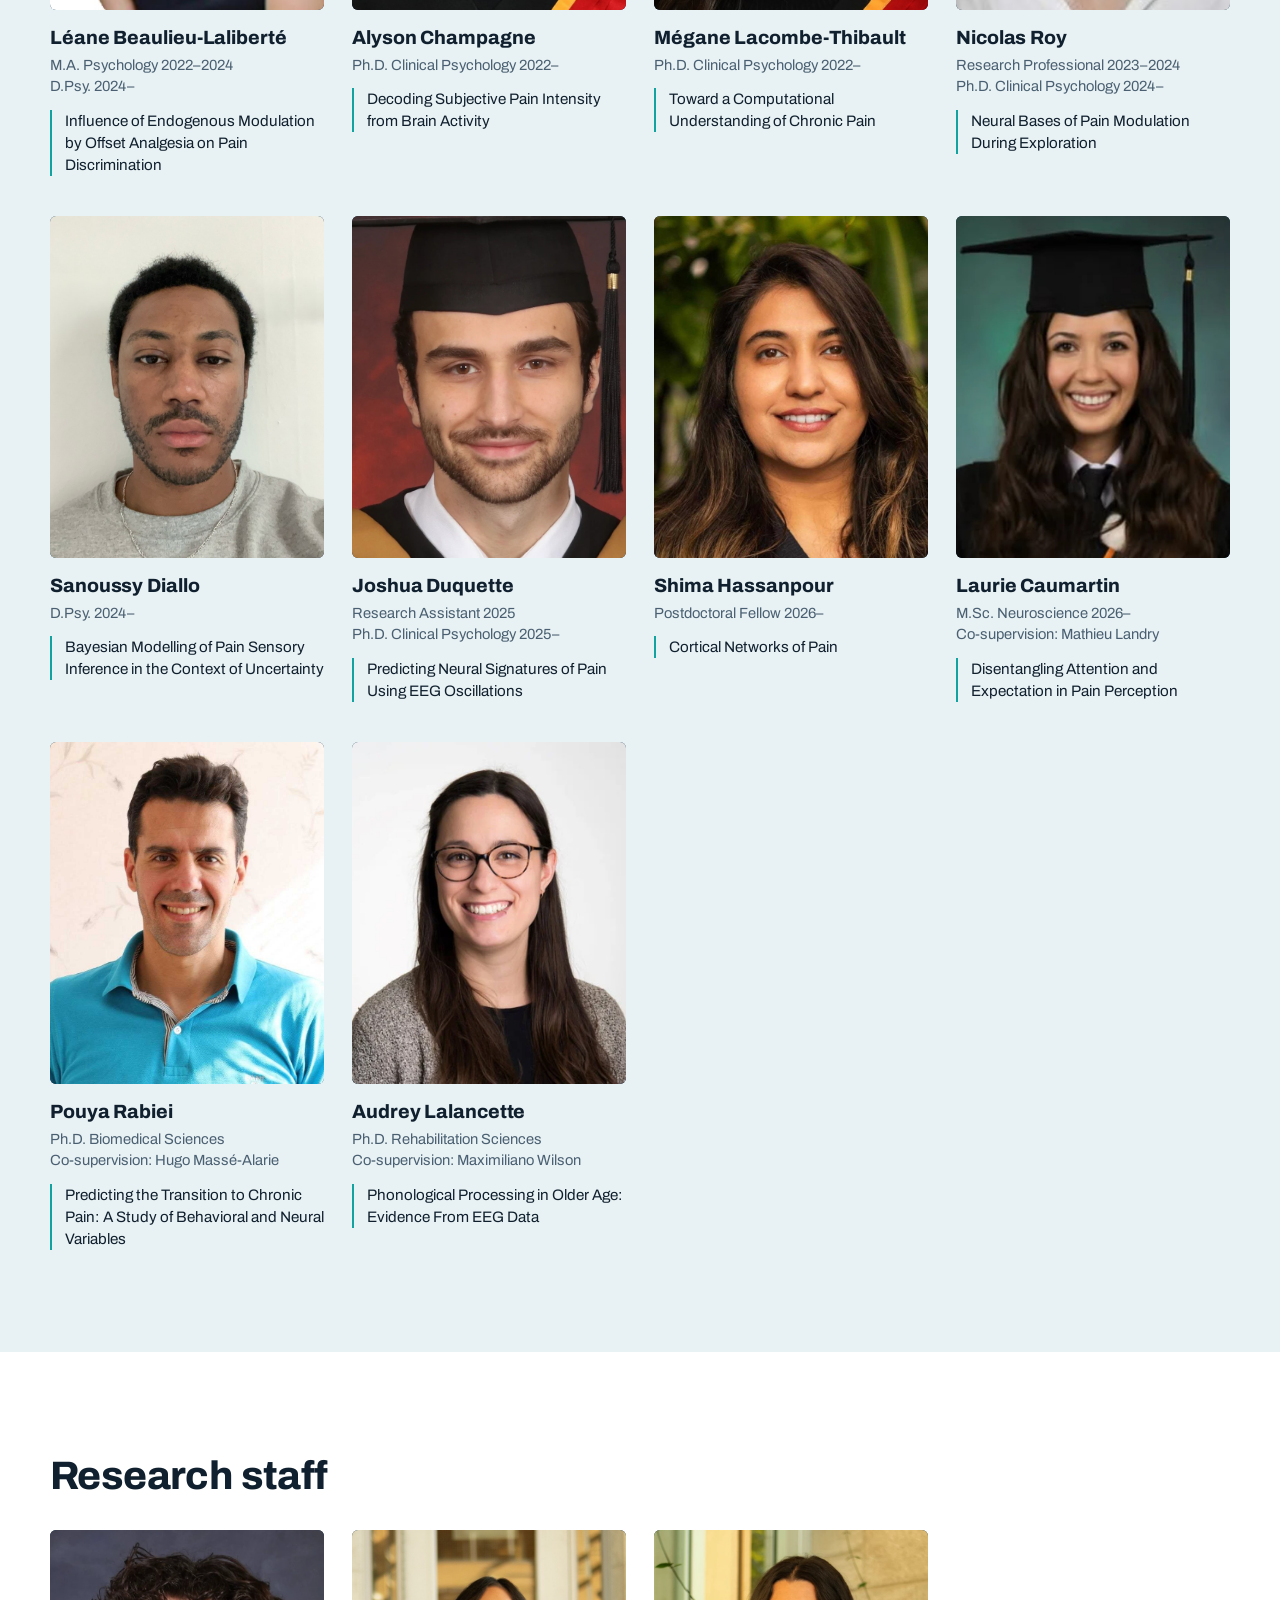
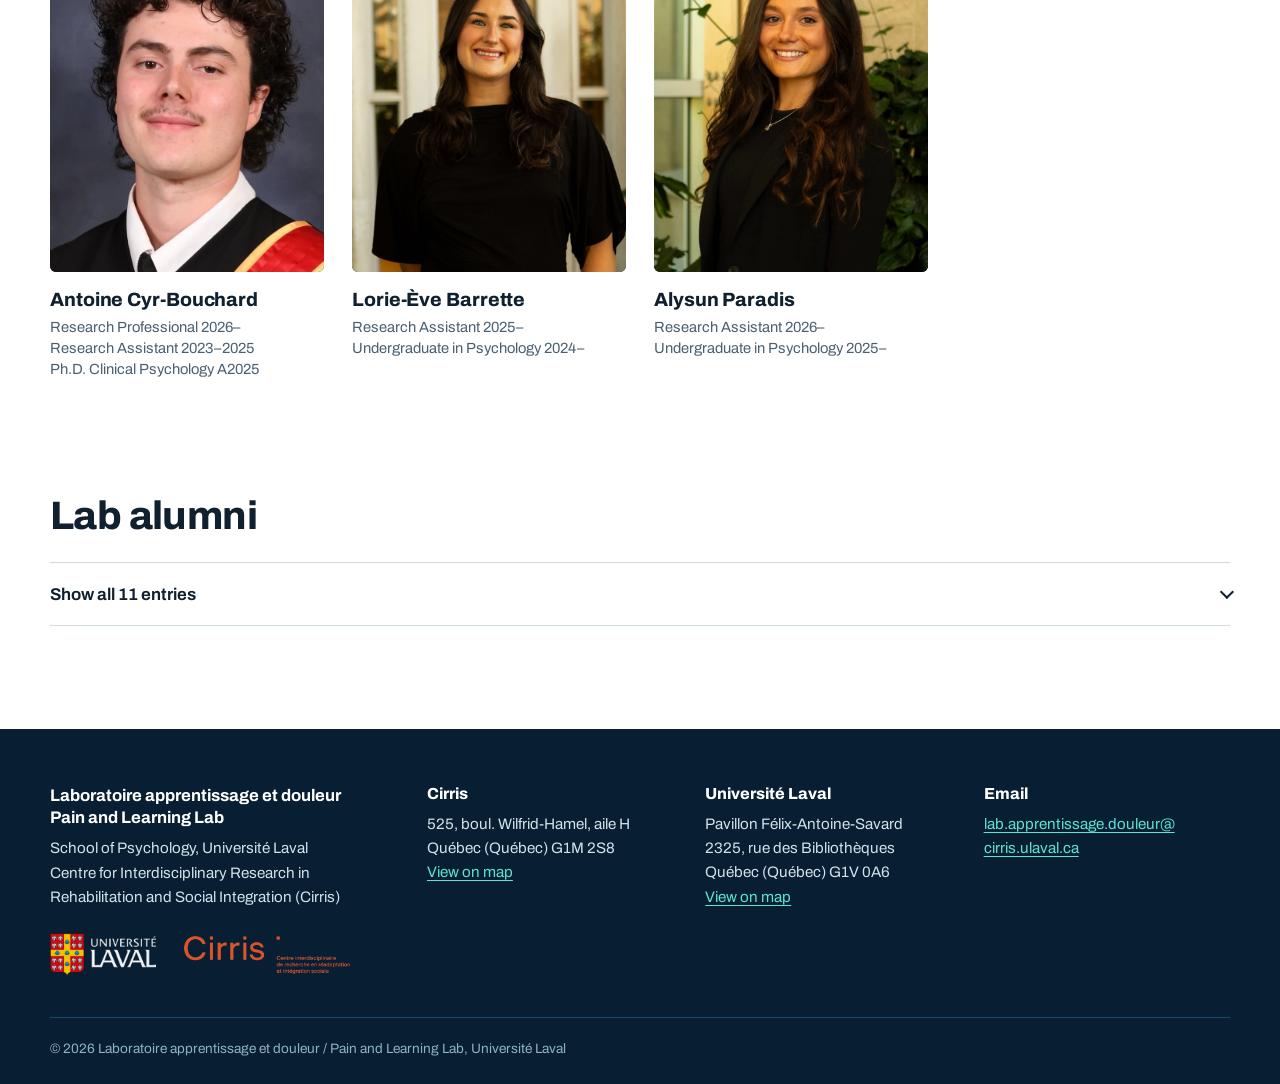
<file: en/team.html>
<!doctype html>
<html lang="en">
<head>
<meta charset="utf-8">
<meta name="viewport" content="width=device-width, initial-scale=1">
<title>Team | Pain and Learning Lab</title>
<meta name="description" content="Students, trainees and research staff from psychology, neuroscience and computer science.">
<link rel="canonical" href="https://www.painlearninglab.ca/en/team.html">
<link rel="alternate" hreflang="en" href="https://www.painlearninglab.ca/en/team.html">
<link rel="alternate" hreflang="fr" href="https://www.painlearninglab.ca/fr/equipe.html">
<link rel="alternate" hreflang="x-default" href="https://www.painlearninglab.ca/fr/equipe.html">
<meta property="og:title" content="Team | Pain and Learning Lab">
<meta property="og:description" content="Students, trainees and research staff from psychology, neuroscience and computer science.">
<meta property="og:type" content="website">
<meta property="og:locale" content="en_CA">
<meta property="og:url" content="https://www.painlearninglab.ca/en/team.html">
<meta property="og:site_name" content="Pain and Learning Lab">
<meta property="og:image" content="https://www.painlearninglab.ca/assets/img/og-en.png">
<meta property="og:image:width" content="1200">
<meta property="og:image:height" content="630">
<meta property="og:image:alt" content="Pain and Learning Lab">
<meta name="twitter:card" content="summary_large_image">
<meta name="theme-color" content="#071E33">
<meta name="color-scheme" content="light dark">
<script>try{var t=localStorage.getItem('pll-theme');if(t)document.documentElement.dataset.theme=t;}catch(e){}</script>
<link rel="icon" href="../assets/img/favicon.png" type="image/png">
<link rel="apple-touch-icon" href="../assets/img/apple-touch-icon.png">
<link rel="preconnect" href="https://fonts.googleapis.com">
<link rel="preconnect" href="https://fonts.gstatic.com" crossorigin>
<link rel="stylesheet" href="https://fonts.googleapis.com/css2?family=Archivo:wdth,wght@62..125,100..900&amp;display=swap">
<link rel="stylesheet" href="../assets/css/style.css?v=3add5cda">
<script defer src="../assets/js/main.js?v=7e78c4d4"></script>
</head>
<body>
<a class="skip" href="#main">Skip to content</a>
<header class="site-header">
  <div class="wrap header-inner">
    <a class="brand" href="index.html">
      <img src="../assets/img/logo.png" alt="" width="36" height="36">
      <span class="brand-text"><span class="brand-small">Université Laval</span><span class="brand-name">Pain and Learning Lab</span></span>
    </a>
    <div class="partners">
      <a href="https://www.ulaval.ca/"><img src="../assets/img/logos/ulaval-reversed.png" alt="Université Laval" width="70" height="29"></a>
      <a href="https://www.cirris.ulaval.ca/"><img src="../assets/img/logos/cirris.png" alt="Cirris" width="127" height="29"></a>
    </div>
    <nav class="nav" id="nav" aria-label="Main navigation"><ul><li><a href="index.html">Home</a></li><li><a href="research.html">Research</a></li><li><a href="team.html" aria-current="page">Team</a></li><li><a href="contact.html">Contact</a></li></ul></nav>
    <div class="lang" role="group" aria-label="Language / Langue">
      <span class="lang-opt is-current" lang="en">EN</span>
      <a class="lang-opt" href="../fr/equipe.html" hreflang="fr" lang="fr" data-lang="fr" title="Version française">FR</a>
    </div>
    <button class="theme-btn" type="button" aria-pressed="false" aria-label="Dark mode" title="Dark mode"><svg class="i-moon" viewBox="0 0 24 24" aria-hidden="true"><path d="M20 14.5A8 8 0 0 1 9.5 4 8 8 0 1 0 20 14.5Z" fill="none" stroke="currentColor" stroke-width="2" stroke-linejoin="round"/></svg><svg class="i-sun" viewBox="0 0 24 24" aria-hidden="true"><circle cx="12" cy="12" r="4.2" fill="none" stroke="currentColor" stroke-width="2"/><path d="M12 2v2.5M12 19.5V22M2 12h2.5M19.5 12H22M4.9 4.9l1.8 1.8M17.3 17.3l1.8 1.8M4.9 19.1l1.8-1.8M17.3 6.7l1.8-1.8" stroke="currentColor" stroke-width="2" stroke-linecap="round"/></svg></button>
    <button class="menu-btn" type="button" aria-expanded="false" aria-controls="nav" aria-label="Menu"><svg viewBox="0 0 20 20" aria-hidden="true"><path d="M3 5h14M3 10h14M3 15h14" stroke="currentColor" stroke-width="2" stroke-linecap="round"/></svg><span>Menu</span></button>
  </div>
</header>
<main id="main">
<section class="page-head">
  <canvas class="fmri" data-src="../assets/img/mri-slices.png" data-seed="23" aria-hidden="true"></canvas>
  <div class="wrap">
    <h1>Team</h1>
    <p>Students, trainees and research staff from psychology, neuroscience and computer science.</p>
    <ul class="jump"><li><a href="#director">Director</a></li><li><a href="#students">Students</a></li><li><a href="#staff">Research staff</a></li><li><a href="#alumni">Lab alumni</a></li></ul>
  </div>
</section>

<section class="section" id="director">
  <div class="wrap pi">
    <div class="media"><span class="ph" aria-hidden="true">MC</span><img src="../assets/img/team/michel-pierre-coll.jpg" alt="Photo of Michel-Pierre Coll" loading="lazy" onerror="this.remove()"></div>
    <div>
      <span class="axis-label">Director</span>
      <h2>Michel-Pierre Coll</h2>
      <div class="pi-roles"><p><strong>Associate Professor</strong>School of Psychology, Université Laval</p><p><strong>Researcher</strong>Centre for Interdisciplinary Research in Rehabilitation and Social Integration (Cirris)</p></div>
      <h3>Professional experience and education</h3>
      <ul class="timeline"><li><span class="yrs">2019–2021</span><span>Postdoctoral Fellow, McGill University</span></li><li><span class="yrs">2016–2019</span><span>Postdoctoral Fellow, University of Oxford</span></li><li><span class="yrs">2009–2016</span><span>Ph.D. Clinical Neuropsychology, Université Laval</span></li></ul>
      <div class="links"><a class="btn btn-outline btn-sm" href="https://www.fss.ulaval.ca/notre-faculte/repertoire-du-personnel/michel-pierre-coll">Université Laval profile</a><a class="btn btn-outline btn-sm" href="https://scholar.google.com/citations?hl=en&amp;user=EHQepC0AAAAJ&amp;view_op=list_works&amp;sortby=pubdate">Google Scholar</a><a class="btn btn-outline btn-sm" href="https://orcid.org/0000-0002-1475-5522">ORCID</a><a class="btn btn-outline btn-sm" href="https://github.com/mpcoll">GitHub</a></div>
    </div>
  </div>
</section>

<section class="section section-mist" id="students">
  <div class="wrap">
    <h2>Students and postdoctoral fellows</h2>
    <ul class="people"><li class="person"><div class="media"><span class="ph" aria-hidden="true">LL</span><img src="../assets/img/team/leane-beaulieu-laliberte.jpg" alt="Photo of Léane Beaulieu-Laliberté" loading="lazy" onerror="this.remove()"></div>
        <h3>Léane Beaulieu-Laliberté</h3><p class="role">M.A. Psychology 2022–2024<br>D.Psy. 2024–</p><p class="topic">Influence of Endogenous Modulation by Offset Analgesia on Pain Discrimination</p></li><li class="person"><div class="media"><span class="ph" aria-hidden="true">AC</span><img src="../assets/img/team/alyson-champagne.jpg" alt="Photo of Alyson Champagne" loading="lazy" onerror="this.remove()"></div>
        <h3>Alyson Champagne</h3><p class="role">Ph.D. Clinical Psychology 2022–</p><p class="topic">Decoding Subjective Pain Intensity from Brain Activity</p></li><li class="person"><div class="media"><span class="ph" aria-hidden="true">MT</span><img src="../assets/img/team/megane-lacombe-thibault.jpg" alt="Photo of Mégane Lacombe-Thibault" loading="lazy" onerror="this.remove()"></div>
        <h3>Mégane Lacombe-Thibault</h3><p class="role">Ph.D. Clinical Psychology 2022–</p><p class="topic">Toward a Computational Understanding of Chronic Pain</p></li><li class="person"><div class="media"><span class="ph" aria-hidden="true">NR</span><img src="../assets/img/team/nicolas-roy.jpg" alt="Photo of Nicolas Roy" loading="lazy" onerror="this.remove()"></div>
        <h3>Nicolas Roy</h3><p class="role">Research Professional 2023–2024<br>Ph.D. Clinical Psychology 2024–</p><p class="topic">Neural Bases of Pain Modulation During Exploration</p></li><li class="person"><div class="media"><span class="ph" aria-hidden="true">SD</span><img src="../assets/img/team/sanoussy-diallo.jpg" alt="Photo of Sanoussy Diallo" loading="lazy" onerror="this.remove()"></div>
        <h3>Sanoussy Diallo</h3><p class="role">D.Psy. 2024–</p><p class="topic">Bayesian Modelling of Pain Sensory Inference in the Context of Uncertainty</p></li><li class="person"><div class="media"><span class="ph" aria-hidden="true">JD</span><img src="../assets/img/team/joshua-duquette.jpg" alt="Photo of Joshua Duquette" loading="lazy" onerror="this.remove()"></div>
        <h3>Joshua Duquette</h3><p class="role">Research Assistant 2025<br>Ph.D. Clinical Psychology 2025–</p><p class="topic">Predicting Neural Signatures of Pain Using EEG Oscillations</p></li><li class="person"><div class="media"><span class="ph" aria-hidden="true">SH</span><img src="../assets/img/team/shima-hassanpour.jpg" alt="Photo of Shima Hassanpour" loading="lazy" onerror="this.remove()"></div>
        <h3>Shima Hassanpour</h3><p class="role">Postdoctoral Fellow 2026–</p><p class="topic">Cortical Networks of Pain</p></li><li class="person"><div class="media"><span class="ph" aria-hidden="true">LC</span><img src="../assets/img/team/laurie-caumartin.jpg" alt="Photo of Laurie Caumartin" loading="lazy" onerror="this.remove()"></div>
        <h3>Laurie Caumartin</h3><p class="role">M.Sc. Neuroscience 2026–<br>Co-supervision: Mathieu Landry</p><p class="topic">Disentangling Attention and Expectation in Pain Perception</p></li><li class="person"><div class="media"><span class="ph" aria-hidden="true">PR</span><img src="../assets/img/team/pouya-rabiei.jpg" alt="Photo of Pouya Rabiei" loading="lazy" onerror="this.remove()"></div>
        <h3>Pouya Rabiei</h3><p class="role">Ph.D. Biomedical Sciences<br>Co-supervision: Hugo Massé-Alarie</p><p class="topic">Predicting the Transition to Chronic Pain: A Study of Behavioral and Neural Variables</p></li><li class="person"><div class="media"><span class="ph" aria-hidden="true">AL</span><img src="../assets/img/team/audrey-lalancette.jpg" alt="Photo of Audrey Lalancette" loading="lazy" onerror="this.remove()"></div>
        <h3>Audrey Lalancette</h3><p class="role">Ph.D. Rehabilitation Sciences<br>Co-supervision: Maximiliano Wilson</p><p class="topic">Phonological Processing in Older Age: Evidence From EEG Data</p></li></ul>
  </div>
</section>

<section class="section" id="staff">
  <div class="wrap">
    <h2>Research staff</h2>
    <ul class="people"><li class="person"><div class="media"><span class="ph" aria-hidden="true">AB</span><img src="../assets/img/team/antoine-cyr-bouchard.jpg" alt="Photo of Antoine Cyr-Bouchard" loading="lazy" onerror="this.remove()"></div>
        <h3>Antoine Cyr-Bouchard</h3><p class="role">Research Professional 2026–<br>Research Assistant 2023–2025<br>Ph.D. Clinical Psychology A2025</p></li><li class="person"><div class="media"><span class="ph" aria-hidden="true">LB</span><img src="../assets/img/team/lorie-eve-barrette.jpg" alt="Photo of Lorie-Ève Barrette" loading="lazy" onerror="this.remove()"></div>
        <h3>Lorie-Ève Barrette</h3><p class="role">Research Assistant 2025–<br>Undergraduate in Psychology 2024–</p></li><li class="person"><div class="media"><span class="ph" aria-hidden="true">AP</span><img src="../assets/img/team/alysun-paradis.jpg" alt="Photo of Alysun Paradis" loading="lazy" onerror="this.remove()"></div>
        <h3>Alysun Paradis</h3><p class="role">Research Assistant 2026–<br>Undergraduate in Psychology 2025–</p></li></ul>
  </div>
</section>

<section class="section" id="alumni">
  <div class="wrap">
    <h2>Lab alumni</h2>
    <details class="alumni"><summary>Show all 11 entries</summary><ul><li><span class="who">Marie-Hélène Tessier</span><span class="what">Research Professional 2026</span></li><li><span class="who">Samuel Lépine, Marie-Joëlle Tremblay and Jérôme Verret</span><span class="what">RD 2025–2026; Individual differences and pain perception</span></li><li><span class="who">Mathis Rezzouk</span><span class="what">M.Sc. Computer Science (co-supervision Cem Subakan) 2024–2026; Deep learning and EEG</span></li><li><span class="who">Amandine Daigney</span><span class="what">Research Professional 2025–2026</span></li><li><span class="who">Pénélope Alain-Thériault and Aurélie Tremblay</span><span class="what">RD 2024–2025; Influence of mental fatigue on learning and pain perception</span></li><li><span class="who">Veronika Wendler</span><span class="what">MITACS Intern (University of Aberdeen, United Kingdom) 2024</span></li><li><span class="who">Jacob Schink, Laurence Lagadec-Gaulin and Mégane Déry</span><span class="what">RD 2023–2024; Placebo and discrimination</span></li><li><span class="who">Rachel Fortin</span><span class="what">Research Assistant 2023–2024</span></li><li><span class="who">Mathilda Buschmann</span><span class="what">Visiting Summer Intern (Osnabrück University, Germany) 2023; EEG and deep learning</span></li><li><span class="who">Mélanie Lachance</span><span class="what">Research Assistant 2022–2023</span></li><li><span class="who">Audrey Etcheverry, Thaliane Côté-Cazes and Coralie Deslauriers</span><span class="what">RD 2022–2023; Effect of rhythmic visual stimulation on pain perception</span></li></ul></details>
  </div>
</section>
</main>
<footer class="site-footer">
  <div class="wrap footer-grid">
    <div>
      <p class="footer-name">Laboratoire apprentissage et douleur<br>Pain and Learning Lab</p>
      <p>School of Psychology, Université Laval<br>Centre for Interdisciplinary Research in Rehabilitation and Social Integration (Cirris)</p>
      <div class="footer-logos">
        <a href="https://www.ulaval.ca/"><img src="../assets/img/logos/ulaval-reversed.png" alt="Université Laval" height="44" loading="lazy"></a>
        <a href="https://www.cirris.ulaval.ca/"><img src="../assets/img/logos/cirris.png" alt="Cirris" height="38" loading="lazy"></a>
      </div>
    </div>
    <div><h2>Cirris</h2><address>525, boul. Wilfrid-Hamel, aile H<br>Québec (Québec) G1M 2S8</address><p><a href="https://www.google.com/maps?q=46.821213,-71.245554">View on map</a></p></div><div><h2>Université Laval</h2><address>Pavillon Félix-Antoine-Savard<br>2325, rue des Bibliothèques<br>Québec (Québec) G1V 0A6</address><p><a href="https://www.google.com/maps?q=46.781028,-71.272699">View on map</a></p></div>
    <div><h2>Email</h2><p><a href="mailto:lab.apprentissage.douleur@cirris.ulaval.ca">lab.apprentissage.douleur@<wbr>cirris.ulaval.ca</a></p></div>
  </div>
  <div class="wrap footer-base">© 2026 Laboratoire apprentissage et douleur / Pain and Learning Lab, Université Laval</div>
</footer>
</body>
</html>
</file>
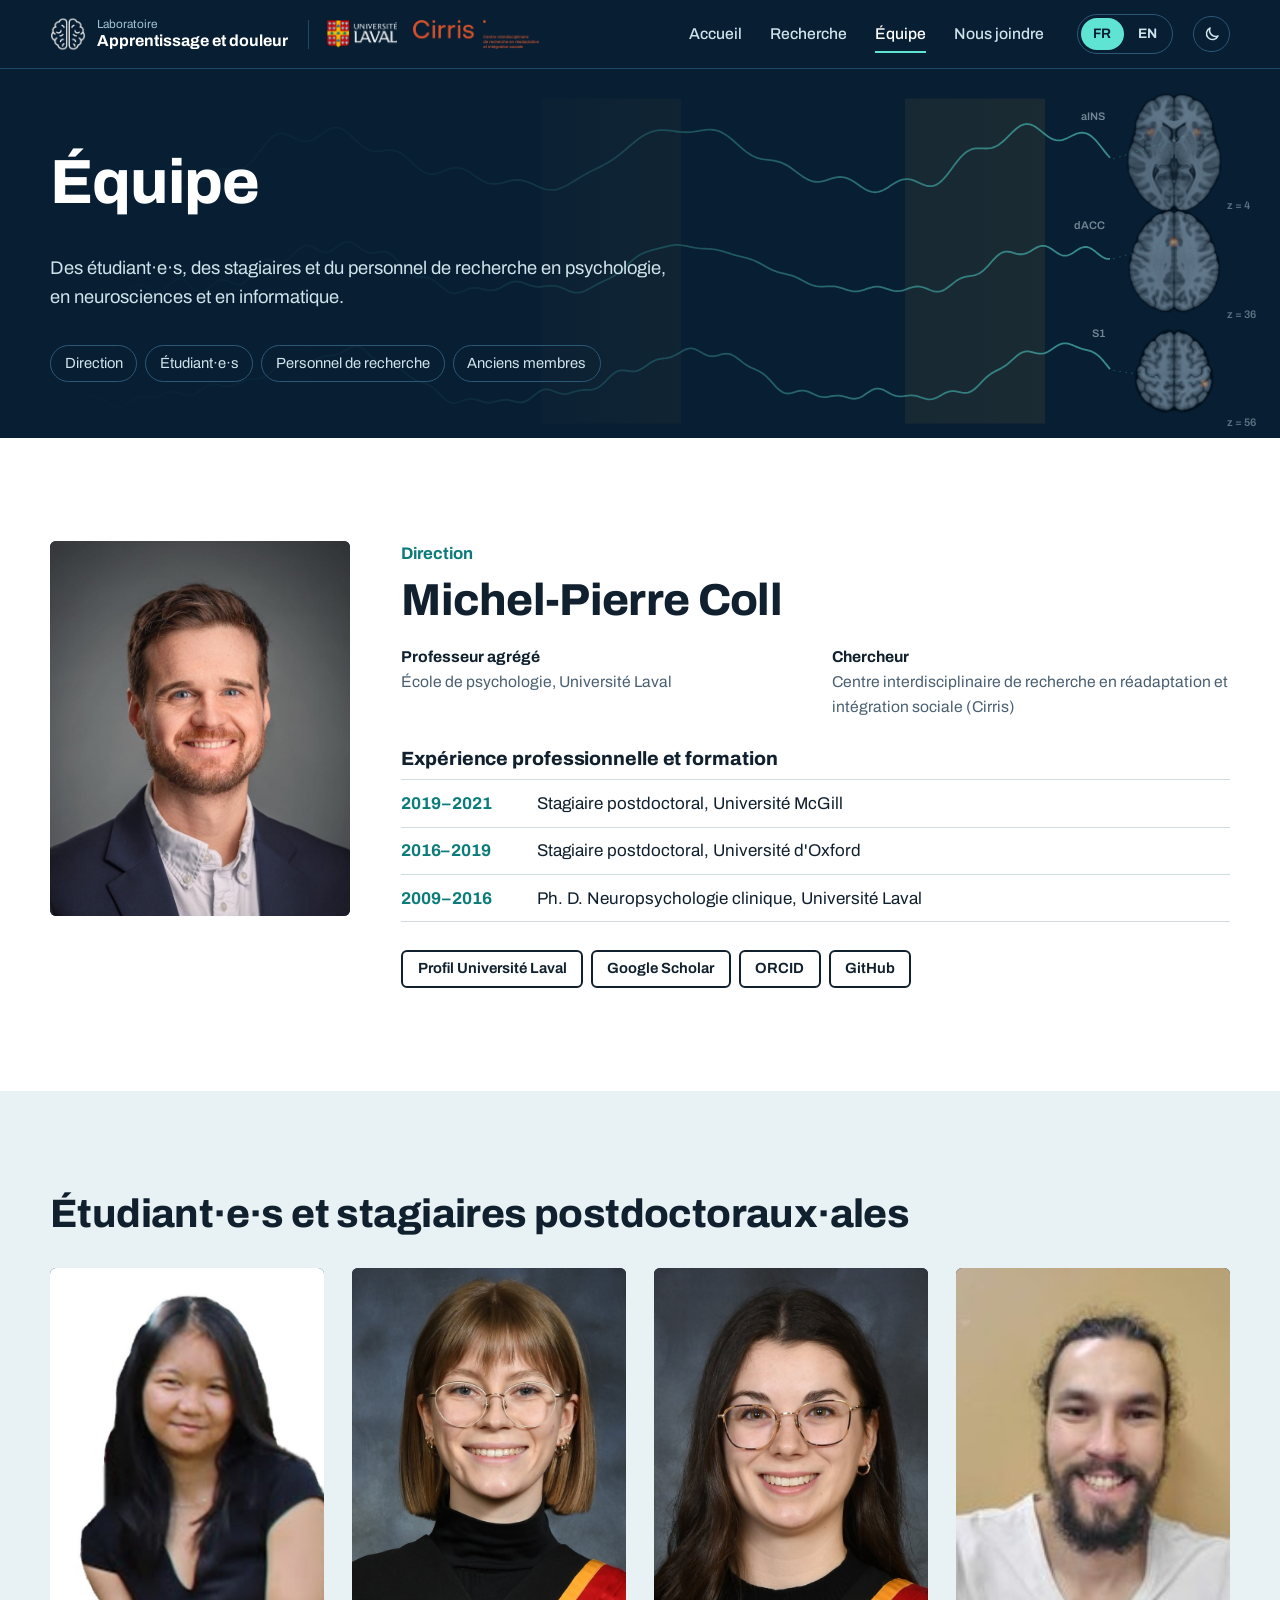
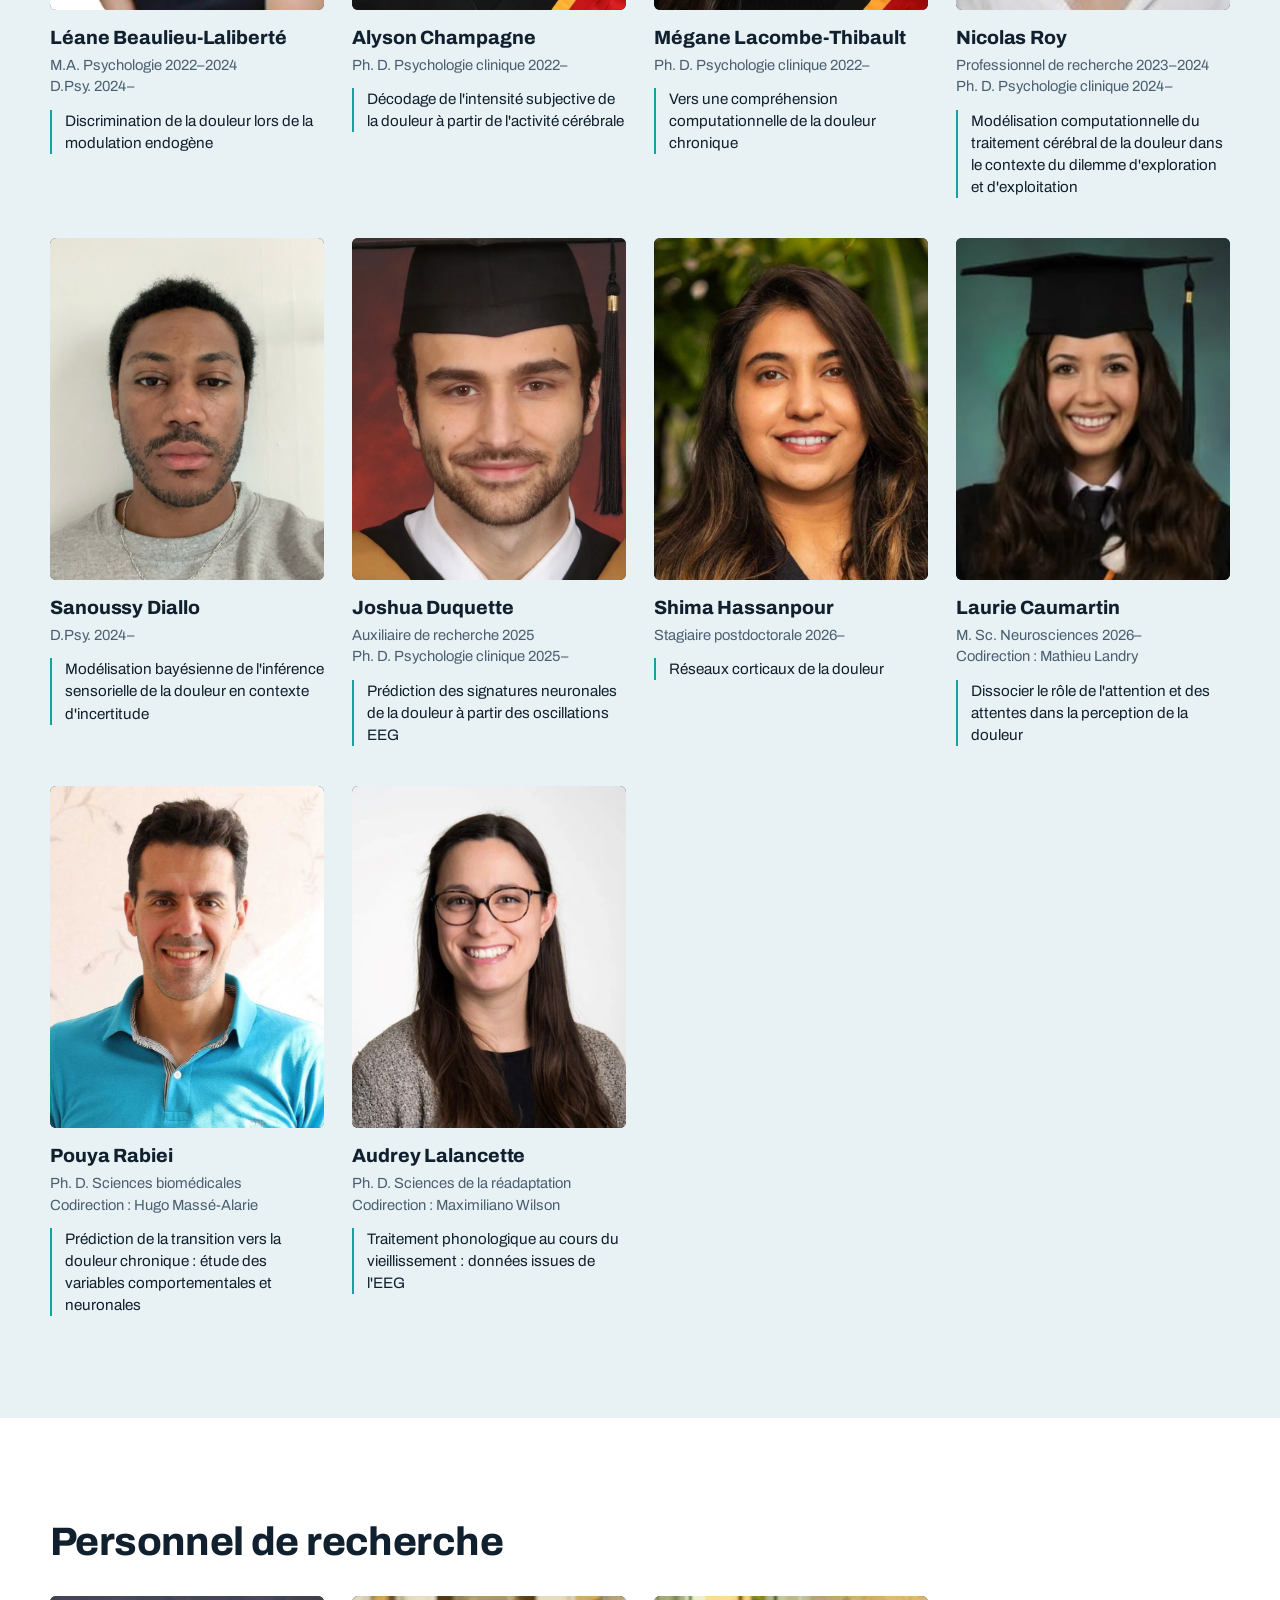
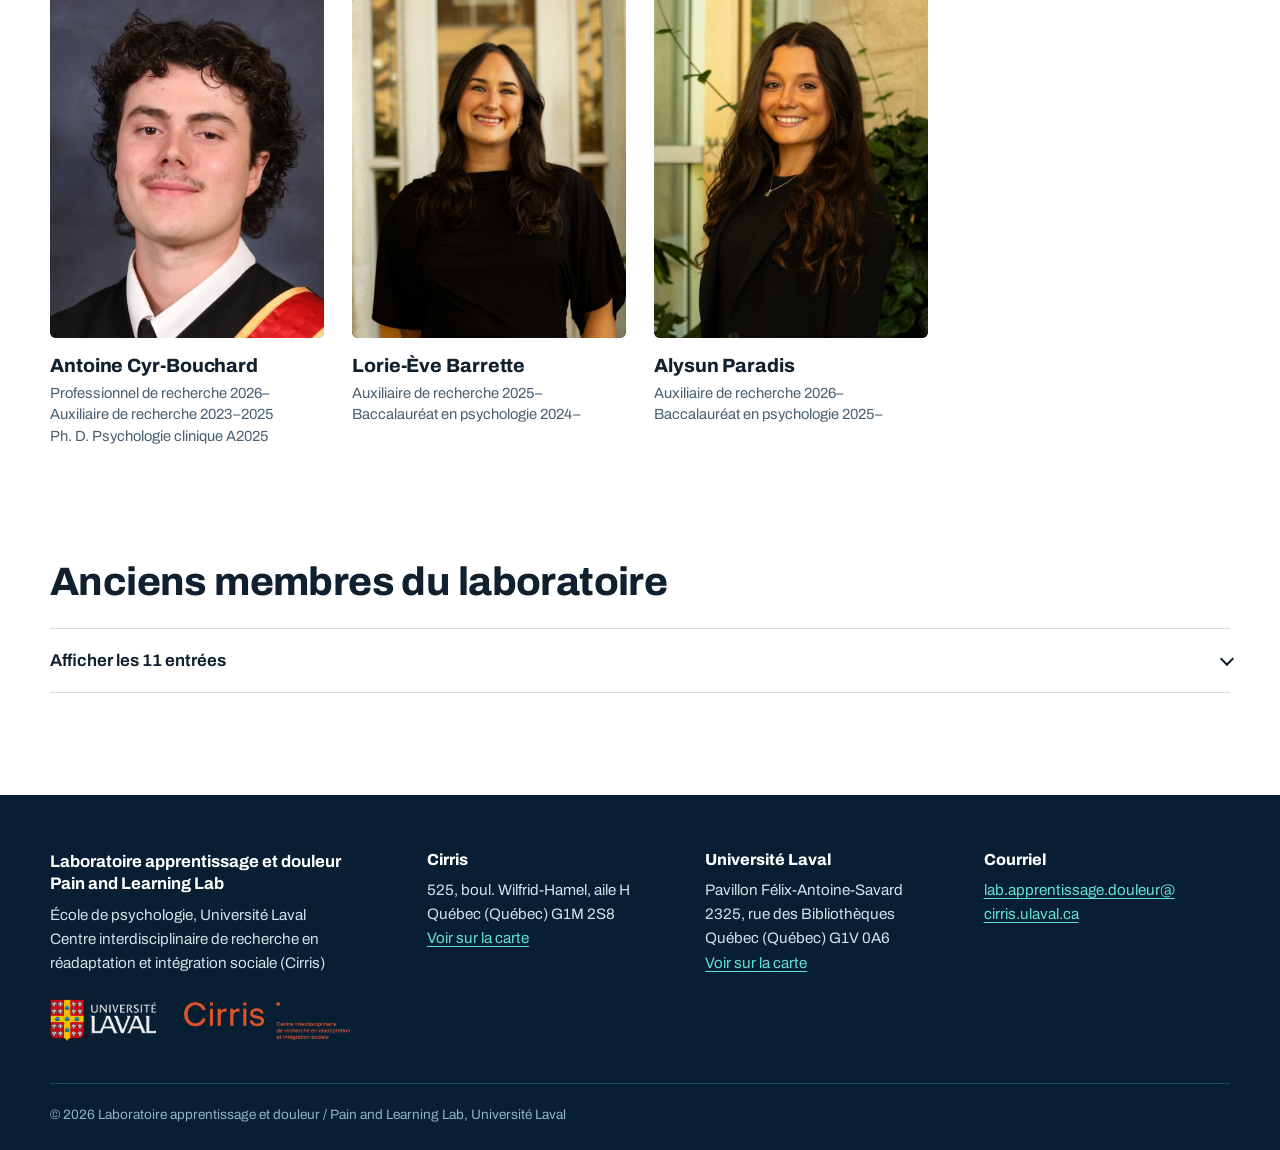
<file: fr/equipe.html>
<!doctype html>
<html lang="fr">
<head>
<meta charset="utf-8">
<meta name="viewport" content="width=device-width, initial-scale=1">
<title>Équipe | Laboratoire apprentissage et douleur</title>
<meta name="description" content="Des étudiant·e·s, des stagiaires et du personnel de recherche en psychologie, en neurosciences et en informatique.">
<link rel="canonical" href="https://www.painlearninglab.ca/fr/equipe.html">
<link rel="alternate" hreflang="fr" href="https://www.painlearninglab.ca/fr/equipe.html">
<link rel="alternate" hreflang="en" href="https://www.painlearninglab.ca/en/team.html">
<link rel="alternate" hreflang="x-default" href="https://www.painlearninglab.ca/fr/equipe.html">
<meta property="og:title" content="Équipe | Laboratoire apprentissage et douleur">
<meta property="og:description" content="Des étudiant·e·s, des stagiaires et du personnel de recherche en psychologie, en neurosciences et en informatique.">
<meta property="og:type" content="website">
<meta property="og:locale" content="fr_CA">
<meta property="og:url" content="https://www.painlearninglab.ca/fr/equipe.html">
<meta property="og:site_name" content="Laboratoire apprentissage et douleur">
<meta property="og:image" content="https://www.painlearninglab.ca/assets/img/og-fr.png">
<meta property="og:image:width" content="1200">
<meta property="og:image:height" content="630">
<meta property="og:image:alt" content="Laboratoire apprentissage et douleur">
<meta name="twitter:card" content="summary_large_image">
<meta name="theme-color" content="#071E33">
<meta name="color-scheme" content="light dark">
<script>try{var t=localStorage.getItem('pll-theme');if(t)document.documentElement.dataset.theme=t;}catch(e){}</script>
<link rel="icon" href="../assets/img/favicon.png" type="image/png">
<link rel="apple-touch-icon" href="../assets/img/apple-touch-icon.png">
<link rel="preconnect" href="https://fonts.googleapis.com">
<link rel="preconnect" href="https://fonts.gstatic.com" crossorigin>
<link rel="stylesheet" href="https://fonts.googleapis.com/css2?family=Archivo:wdth,wght@62..125,100..900&amp;display=swap">
<link rel="stylesheet" href="../assets/css/style.css?v=3add5cda">
<script defer src="../assets/js/main.js?v=7e78c4d4"></script>
</head>
<body>
<a class="skip" href="#main">Passer au contenu</a>
<header class="site-header">
  <div class="wrap header-inner">
    <a class="brand" href="index.html">
      <img src="../assets/img/logo.png" alt="" width="36" height="36">
      <span class="brand-text"><span class="brand-small">Laboratoire</span><span class="brand-name">Apprentissage et douleur</span></span>
    </a>
    <div class="partners">
      <a href="https://www.ulaval.ca/"><img src="../assets/img/logos/ulaval-reversed.png" alt="Université Laval" width="70" height="29"></a>
      <a href="https://www.cirris.ulaval.ca/"><img src="../assets/img/logos/cirris.png" alt="Cirris" width="127" height="29"></a>
    </div>
    <nav class="nav" id="nav" aria-label="Navigation principale"><ul><li><a href="index.html">Accueil</a></li><li><a href="recherche.html">Recherche</a></li><li><a href="equipe.html" aria-current="page">Équipe</a></li><li><a href="nous-joindre.html">Nous joindre</a></li></ul></nav>
    <div class="lang" role="group" aria-label="Langue / Language">
      <span class="lang-opt is-current" lang="fr">FR</span>
      <a class="lang-opt" href="../en/team.html" hreflang="en" lang="en" data-lang="en" title="English version">EN</a>
    </div>
    <button class="theme-btn" type="button" aria-pressed="false" aria-label="Mode sombre" title="Mode sombre"><svg class="i-moon" viewBox="0 0 24 24" aria-hidden="true"><path d="M20 14.5A8 8 0 0 1 9.5 4 8 8 0 1 0 20 14.5Z" fill="none" stroke="currentColor" stroke-width="2" stroke-linejoin="round"/></svg><svg class="i-sun" viewBox="0 0 24 24" aria-hidden="true"><circle cx="12" cy="12" r="4.2" fill="none" stroke="currentColor" stroke-width="2"/><path d="M12 2v2.5M12 19.5V22M2 12h2.5M19.5 12H22M4.9 4.9l1.8 1.8M17.3 17.3l1.8 1.8M4.9 19.1l1.8-1.8M17.3 6.7l1.8-1.8" stroke="currentColor" stroke-width="2" stroke-linecap="round"/></svg></button>
    <button class="menu-btn" type="button" aria-expanded="false" aria-controls="nav" aria-label="Menu"><svg viewBox="0 0 20 20" aria-hidden="true"><path d="M3 5h14M3 10h14M3 15h14" stroke="currentColor" stroke-width="2" stroke-linecap="round"/></svg><span>Menu</span></button>
  </div>
</header>
<main id="main">
<section class="page-head">
  <canvas class="fmri" data-src="../assets/img/mri-slices.png" data-seed="23" aria-hidden="true"></canvas>
  <div class="wrap">
    <h1>Équipe</h1>
    <p>Des étudiant·e·s, des stagiaires et du personnel de recherche en psychologie, en neurosciences et en informatique.</p>
    <ul class="jump"><li><a href="#director">Direction</a></li><li><a href="#students">Étudiant·e·s</a></li><li><a href="#staff">Personnel de recherche</a></li><li><a href="#alumni">Anciens membres</a></li></ul>
  </div>
</section>

<section class="section" id="director">
  <div class="wrap pi">
    <div class="media"><span class="ph" aria-hidden="true">MC</span><img src="../assets/img/team/michel-pierre-coll.jpg" alt="Photo de Michel-Pierre Coll" loading="lazy" onerror="this.remove()"></div>
    <div>
      <span class="axis-label">Direction</span>
      <h2>Michel-Pierre Coll</h2>
      <div class="pi-roles"><p><strong>Professeur agrégé</strong>École de psychologie, Université Laval</p><p><strong>Chercheur</strong>Centre interdisciplinaire de recherche en réadaptation et intégration sociale (Cirris)</p></div>
      <h3>Expérience professionnelle et formation</h3>
      <ul class="timeline"><li><span class="yrs">2019–2021</span><span>Stagiaire postdoctoral, Université McGill</span></li><li><span class="yrs">2016–2019</span><span>Stagiaire postdoctoral, Université d'Oxford</span></li><li><span class="yrs">2009–2016</span><span>Ph. D. Neuropsychologie clinique, Université Laval</span></li></ul>
      <div class="links"><a class="btn btn-outline btn-sm" href="https://www.fss.ulaval.ca/notre-faculte/repertoire-du-personnel/michel-pierre-coll">Profil Université Laval</a><a class="btn btn-outline btn-sm" href="https://scholar.google.com/citations?hl=en&amp;user=EHQepC0AAAAJ&amp;view_op=list_works&amp;sortby=pubdate">Google Scholar</a><a class="btn btn-outline btn-sm" href="https://orcid.org/0000-0002-1475-5522">ORCID</a><a class="btn btn-outline btn-sm" href="https://github.com/mpcoll">GitHub</a></div>
    </div>
  </div>
</section>

<section class="section section-mist" id="students">
  <div class="wrap">
    <h2>Étudiant·e·s et stagiaires postdoctoraux·ales</h2>
    <ul class="people"><li class="person"><div class="media"><span class="ph" aria-hidden="true">LL</span><img src="../assets/img/team/leane-beaulieu-laliberte.jpg" alt="Photo de Léane Beaulieu-Laliberté" loading="lazy" onerror="this.remove()"></div>
        <h3>Léane Beaulieu-Laliberté</h3><p class="role">M.A. Psychologie 2022–2024<br>D.Psy. 2024–</p><p class="topic">Discrimination de la douleur lors de la modulation endogène</p></li><li class="person"><div class="media"><span class="ph" aria-hidden="true">AC</span><img src="../assets/img/team/alyson-champagne.jpg" alt="Photo de Alyson Champagne" loading="lazy" onerror="this.remove()"></div>
        <h3>Alyson Champagne</h3><p class="role">Ph. D. Psychologie clinique 2022–</p><p class="topic">Décodage de l'intensité subjective de la douleur à partir de l'activité cérébrale</p></li><li class="person"><div class="media"><span class="ph" aria-hidden="true">MT</span><img src="../assets/img/team/megane-lacombe-thibault.jpg" alt="Photo de Mégane Lacombe-Thibault" loading="lazy" onerror="this.remove()"></div>
        <h3>Mégane Lacombe-Thibault</h3><p class="role">Ph. D. Psychologie clinique 2022–</p><p class="topic">Vers une compréhension computationnelle de la douleur chronique</p></li><li class="person"><div class="media"><span class="ph" aria-hidden="true">NR</span><img src="../assets/img/team/nicolas-roy.jpg" alt="Photo de Nicolas Roy" loading="lazy" onerror="this.remove()"></div>
        <h3>Nicolas Roy</h3><p class="role">Professionnel de recherche 2023–2024<br>Ph. D. Psychologie clinique 2024–</p><p class="topic">Modélisation computationnelle du traitement cérébral de la douleur dans le contexte du dilemme d'exploration et d'exploitation</p></li><li class="person"><div class="media"><span class="ph" aria-hidden="true">SD</span><img src="../assets/img/team/sanoussy-diallo.jpg" alt="Photo de Sanoussy Diallo" loading="lazy" onerror="this.remove()"></div>
        <h3>Sanoussy Diallo</h3><p class="role">D.Psy. 2024–</p><p class="topic">Modélisation bayésienne de l'inférence sensorielle de la douleur en contexte d'incertitude</p></li><li class="person"><div class="media"><span class="ph" aria-hidden="true">JD</span><img src="../assets/img/team/joshua-duquette.jpg" alt="Photo de Joshua Duquette" loading="lazy" onerror="this.remove()"></div>
        <h3>Joshua Duquette</h3><p class="role">Auxiliaire de recherche 2025<br>Ph. D. Psychologie clinique 2025–</p><p class="topic">Prédiction des signatures neuronales de la douleur à partir des oscillations EEG</p></li><li class="person"><div class="media"><span class="ph" aria-hidden="true">SH</span><img src="../assets/img/team/shima-hassanpour.jpg" alt="Photo de Shima Hassanpour" loading="lazy" onerror="this.remove()"></div>
        <h3>Shima Hassanpour</h3><p class="role">Stagiaire postdoctorale 2026–</p><p class="topic">Réseaux corticaux de la douleur</p></li><li class="person"><div class="media"><span class="ph" aria-hidden="true">LC</span><img src="../assets/img/team/laurie-caumartin.jpg" alt="Photo de Laurie Caumartin" loading="lazy" onerror="this.remove()"></div>
        <h3>Laurie Caumartin</h3><p class="role">M. Sc. Neurosciences 2026–<br>Codirection : Mathieu Landry</p><p class="topic">Dissocier le rôle de l'attention et des attentes dans la perception de la douleur</p></li><li class="person"><div class="media"><span class="ph" aria-hidden="true">PR</span><img src="../assets/img/team/pouya-rabiei.jpg" alt="Photo de Pouya Rabiei" loading="lazy" onerror="this.remove()"></div>
        <h3>Pouya Rabiei</h3><p class="role">Ph. D. Sciences biomédicales<br>Codirection : Hugo Massé-Alarie</p><p class="topic">Prédiction de la transition vers la douleur chronique : étude des variables comportementales et neuronales</p></li><li class="person"><div class="media"><span class="ph" aria-hidden="true">AL</span><img src="../assets/img/team/audrey-lalancette.jpg" alt="Photo de Audrey Lalancette" loading="lazy" onerror="this.remove()"></div>
        <h3>Audrey Lalancette</h3><p class="role">Ph. D. Sciences de la réadaptation<br>Codirection : Maximiliano Wilson</p><p class="topic">Traitement phonologique au cours du vieillissement : données issues de l'EEG</p></li></ul>
  </div>
</section>

<section class="section" id="staff">
  <div class="wrap">
    <h2>Personnel de recherche</h2>
    <ul class="people"><li class="person"><div class="media"><span class="ph" aria-hidden="true">AB</span><img src="../assets/img/team/antoine-cyr-bouchard.jpg" alt="Photo de Antoine Cyr-Bouchard" loading="lazy" onerror="this.remove()"></div>
        <h3>Antoine Cyr-Bouchard</h3><p class="role">Professionnel de recherche 2026–<br>Auxiliaire de recherche 2023–2025<br>Ph. D. Psychologie clinique A2025</p></li><li class="person"><div class="media"><span class="ph" aria-hidden="true">LB</span><img src="../assets/img/team/lorie-eve-barrette.jpg" alt="Photo de Lorie-Ève Barrette" loading="lazy" onerror="this.remove()"></div>
        <h3>Lorie-Ève Barrette</h3><p class="role">Auxiliaire de recherche 2025–<br>Baccalauréat en psychologie 2024–</p></li><li class="person"><div class="media"><span class="ph" aria-hidden="true">AP</span><img src="../assets/img/team/alysun-paradis.jpg" alt="Photo de Alysun Paradis" loading="lazy" onerror="this.remove()"></div>
        <h3>Alysun Paradis</h3><p class="role">Auxiliaire de recherche 2026–<br>Baccalauréat en psychologie 2025–</p></li></ul>
  </div>
</section>

<section class="section" id="alumni">
  <div class="wrap">
    <h2>Anciens membres du laboratoire</h2>
    <details class="alumni"><summary>Afficher les 11 entrées</summary><ul><li><span class="who">Marie-Hélène Tessier</span><span class="what">Professionnelle de recherche 2026</span></li><li><span class="who">Samuel Lépine, Marie-Joëlle Tremblay et Jérôme Verret</span><span class="what">RD 2025–2026 ; Différences individuelles et perception de la douleur</span></li><li><span class="who">Mathis Rezzouk</span><span class="what">M. Sc. Informatique (codirection Cem Subakan) 2024–2026 ; Apprentissage profond et EEG</span></li><li><span class="who">Amandine Daigney</span><span class="what">Professionnelle de recherche 2025–2026</span></li><li><span class="who">Pénélope Alain-Thériault et Aurélie Tremblay</span><span class="what">RD 2024–2025 ; Influence de la fatigue mentale sur l'apprentissage et la perception de la douleur</span></li><li><span class="who">Veronika Wendler</span><span class="what">Stagiaire MITACS (Université d'Aberdeen, Royaume-Uni) 2024</span></li><li><span class="who">Jacob Schink, Laurence Lagadec-Gaulin et Mégane Déry</span><span class="what">RD 2023–2024 ; Placebo et discrimination</span></li><li><span class="who">Rachel Fortin</span><span class="what">Auxiliaire de recherche 2023–2024</span></li><li><span class="who">Mathilda Buschmann</span><span class="what">Stagiaire d'été en visite (Université d'Osnabrück, Allemagne) 2023 ; EEG et apprentissage profond</span></li><li><span class="who">Mélanie Lachance</span><span class="what">Auxiliaire de recherche 2022–2023</span></li><li><span class="who">Audrey Etcheverry, Thaliane Côté-Cazes et Coralie Deslauriers</span><span class="what">RD 2022–2023 ; Effet d'une stimulation rythmique visuelle sur la perception de la douleur</span></li></ul></details>
  </div>
</section>
</main>
<footer class="site-footer">
  <div class="wrap footer-grid">
    <div>
      <p class="footer-name">Laboratoire apprentissage et douleur<br>Pain and Learning Lab</p>
      <p>École de psychologie, Université Laval<br>Centre interdisciplinaire de recherche en réadaptation et intégration sociale (Cirris)</p>
      <div class="footer-logos">
        <a href="https://www.ulaval.ca/"><img src="../assets/img/logos/ulaval-reversed.png" alt="Université Laval" height="44" loading="lazy"></a>
        <a href="https://www.cirris.ulaval.ca/"><img src="../assets/img/logos/cirris.png" alt="Cirris" height="38" loading="lazy"></a>
      </div>
    </div>
    <div><h2>Cirris</h2><address>525, boul. Wilfrid-Hamel, aile H<br>Québec (Québec) G1M 2S8</address><p><a href="https://www.google.com/maps?q=46.821213,-71.245554">Voir sur la carte</a></p></div><div><h2>Université Laval</h2><address>Pavillon Félix-Antoine-Savard<br>2325, rue des Bibliothèques<br>Québec (Québec) G1V 0A6</address><p><a href="https://www.google.com/maps?q=46.781028,-71.272699">Voir sur la carte</a></p></div>
    <div><h2>Courriel</h2><p><a href="mailto:lab.apprentissage.douleur@cirris.ulaval.ca">lab.apprentissage.douleur@<wbr>cirris.ulaval.ca</a></p></div>
  </div>
  <div class="wrap footer-base">© 2026 Laboratoire apprentissage et douleur / Pain and Learning Lab, Université Laval</div>
</footer>
</body>
</html>
</file>
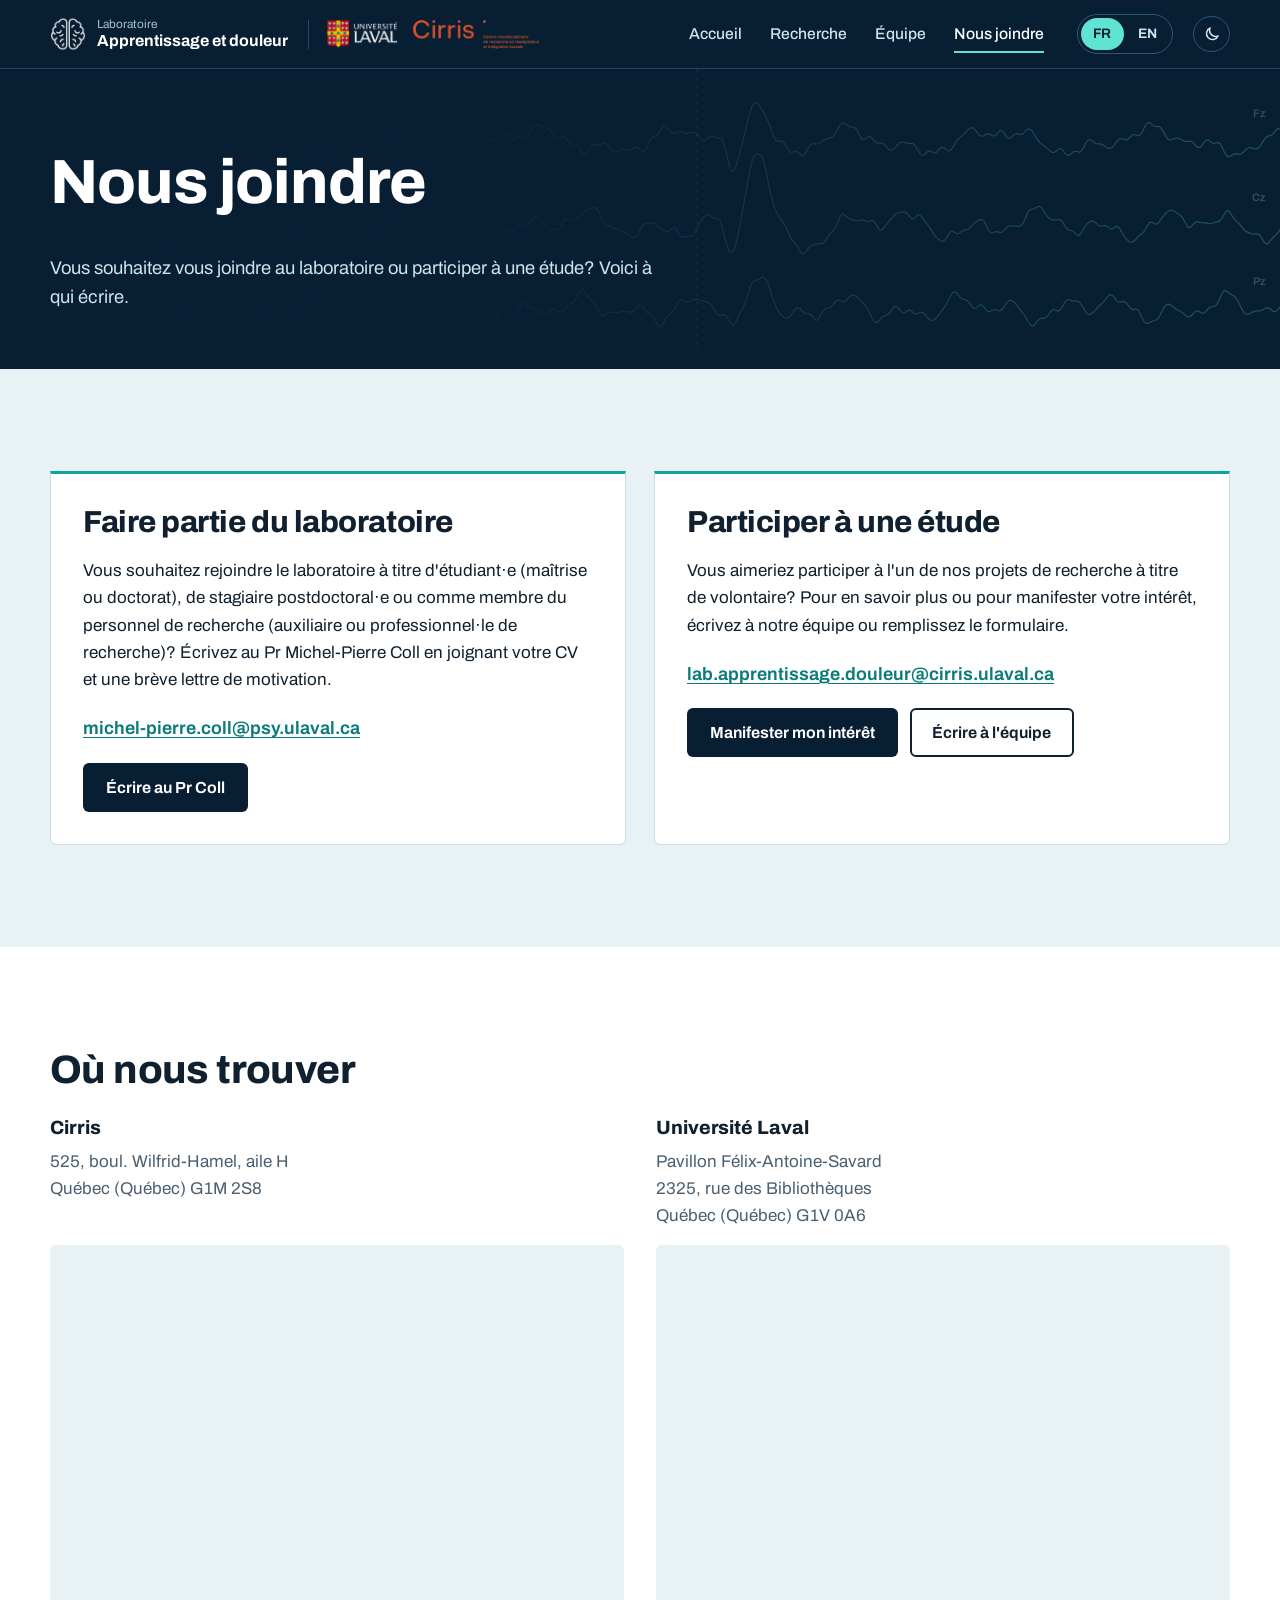
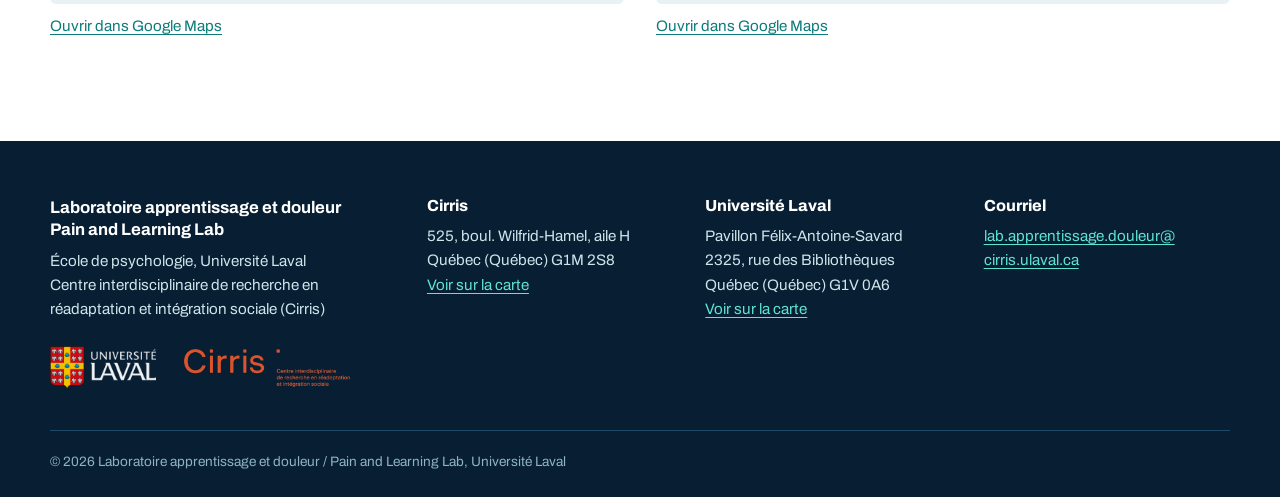
<file: fr/nous-joindre.html>
<!doctype html>
<html lang="fr">
<head>
<meta charset="utf-8">
<meta name="viewport" content="width=device-width, initial-scale=1">
<title>Nous joindre | Laboratoire apprentissage et douleur</title>
<meta name="description" content="Vous souhaitez vous joindre au laboratoire ou participer à une étude? Voici à qui écrire.">
<link rel="canonical" href="https://www.painlearninglab.ca/fr/nous-joindre.html">
<link rel="alternate" hreflang="fr" href="https://www.painlearninglab.ca/fr/nous-joindre.html">
<link rel="alternate" hreflang="en" href="https://www.painlearninglab.ca/en/contact.html">
<link rel="alternate" hreflang="x-default" href="https://www.painlearninglab.ca/fr/nous-joindre.html">
<meta property="og:title" content="Nous joindre | Laboratoire apprentissage et douleur">
<meta property="og:description" content="Vous souhaitez vous joindre au laboratoire ou participer à une étude? Voici à qui écrire.">
<meta property="og:type" content="website">
<meta property="og:locale" content="fr_CA">
<meta property="og:url" content="https://www.painlearninglab.ca/fr/nous-joindre.html">
<meta property="og:site_name" content="Laboratoire apprentissage et douleur">
<meta property="og:image" content="https://www.painlearninglab.ca/assets/img/og-fr.png">
<meta property="og:image:width" content="1200">
<meta property="og:image:height" content="630">
<meta property="og:image:alt" content="Laboratoire apprentissage et douleur">
<meta name="twitter:card" content="summary_large_image">
<meta name="theme-color" content="#071E33">
<meta name="color-scheme" content="light dark">
<script>try{var t=localStorage.getItem('pll-theme');if(t)document.documentElement.dataset.theme=t;}catch(e){}</script>
<link rel="icon" href="../assets/img/favicon.png" type="image/png">
<link rel="apple-touch-icon" href="../assets/img/apple-touch-icon.png">
<link rel="preconnect" href="https://fonts.googleapis.com">
<link rel="preconnect" href="https://fonts.gstatic.com" crossorigin>
<link rel="stylesheet" href="https://fonts.googleapis.com/css2?family=Archivo:wdth,wght@62..125,100..900&amp;display=swap">
<link rel="stylesheet" href="../assets/css/style.css?v=3add5cda">
<script defer src="../assets/js/main.js?v=7e78c4d4"></script>
</head>
<body>
<a class="skip" href="#main">Passer au contenu</a>
<header class="site-header">
  <div class="wrap header-inner">
    <a class="brand" href="index.html">
      <img src="../assets/img/logo.png" alt="" width="36" height="36">
      <span class="brand-text"><span class="brand-small">Laboratoire</span><span class="brand-name">Apprentissage et douleur</span></span>
    </a>
    <div class="partners">
      <a href="https://www.ulaval.ca/"><img src="../assets/img/logos/ulaval-reversed.png" alt="Université Laval" width="70" height="29"></a>
      <a href="https://www.cirris.ulaval.ca/"><img src="../assets/img/logos/cirris.png" alt="Cirris" width="127" height="29"></a>
    </div>
    <nav class="nav" id="nav" aria-label="Navigation principale"><ul><li><a href="index.html">Accueil</a></li><li><a href="recherche.html">Recherche</a></li><li><a href="equipe.html">Équipe</a></li><li><a href="nous-joindre.html" aria-current="page">Nous joindre</a></li></ul></nav>
    <div class="lang" role="group" aria-label="Langue / Language">
      <span class="lang-opt is-current" lang="fr">FR</span>
      <a class="lang-opt" href="../en/contact.html" hreflang="en" lang="en" data-lang="en" title="English version">EN</a>
    </div>
    <button class="theme-btn" type="button" aria-pressed="false" aria-label="Mode sombre" title="Mode sombre"><svg class="i-moon" viewBox="0 0 24 24" aria-hidden="true"><path d="M20 14.5A8 8 0 0 1 9.5 4 8 8 0 1 0 20 14.5Z" fill="none" stroke="currentColor" stroke-width="2" stroke-linejoin="round"/></svg><svg class="i-sun" viewBox="0 0 24 24" aria-hidden="true"><circle cx="12" cy="12" r="4.2" fill="none" stroke="currentColor" stroke-width="2"/><path d="M12 2v2.5M12 19.5V22M2 12h2.5M19.5 12H22M4.9 4.9l1.8 1.8M17.3 17.3l1.8 1.8M4.9 19.1l1.8-1.8M17.3 6.7l1.8-1.8" stroke="currentColor" stroke-width="2" stroke-linecap="round"/></svg></button>
    <button class="menu-btn" type="button" aria-expanded="false" aria-controls="nav" aria-label="Menu"><svg viewBox="0 0 20 20" aria-hidden="true"><path d="M3 5h14M3 10h14M3 15h14" stroke="currentColor" stroke-width="2" stroke-linecap="round"/></svg><span>Menu</span></button>
  </div>
</header>
<main id="main">
<section class="page-head">
  <canvas class="eeg" data-labels="Fz Cz Pz" data-seed="5" aria-hidden="true"></canvas>
  <div class="wrap">
    <h1>Nous joindre</h1>
    <p>Vous souhaitez vous joindre au laboratoire ou participer à une étude? Voici à qui écrire.</p>
    
  </div>
</section>

<section class="section section-mist">
  <div class="wrap paths">
    <div class="path" id="join">
      <h2>Faire partie du laboratoire</h2>
      <p>Vous souhaitez rejoindre le laboratoire à titre d'étudiant·e (maîtrise ou doctorat), de stagiaire postdoctoral·e ou comme membre du personnel de recherche (auxiliaire ou professionnel·le de recherche)? Écrivez au Pr Michel-Pierre Coll en joignant votre CV et une brève lettre de motivation.</p>
      <a class="email" href="mailto:michel-pierre.coll@psy.ulaval.ca">michel-pierre.coll@psy.ulaval.ca</a>
      <div class="actions"><a class="btn btn-dark" href="mailto:michel-pierre.coll@psy.ulaval.ca">Écrire au Pr Coll</a></div>
    </div>
    <div class="path" id="participate">
      <h2>Participer à une étude</h2>
      <p>Vous aimeriez participer à l'un de nos projets de recherche à titre de volontaire? Pour en savoir plus ou pour manifester votre intérêt, écrivez à notre équipe ou remplissez le formulaire.</p>
      <a class="email" href="mailto:lab.apprentissage.douleur@cirris.ulaval.ca">lab.apprentissage.douleur@cirris.ulaval.ca</a>
      <div class="actions">
        <a class="btn btn-dark" href="https://docs.google.com/forms/d/e/1FAIpQLSd-2gCxTfhbgU2y4AOynGTvvAzUvyY0UEmAVgegLsdk5m-oJQ/viewform">Manifester mon intérêt</a>
        <a class="btn btn-outline" href="mailto:lab.apprentissage.douleur@cirris.ulaval.ca">Écrire à l'équipe</a>
      </div>
    </div>
  </div>
</section>

<section class="section" id="locations">
  <div class="wrap">
    <h2>Où nous trouver</h2>
    <div class="places"><div class="place" id="cirris">
      <h3>Cirris</h3>
      <address>525, boul. Wilfrid-Hamel, aile H<br>Québec (Québec) G1M 2S8</address>
      <iframe src="https://maps.google.com/maps?q=46.821213,-71.245554&amp;z=16&amp;output=embed&amp;hl=fr" title="Carte : Cirris" loading="lazy" referrerpolicy="no-referrer-when-downgrade"></iframe>
      <a class="maplink" href="https://www.google.com/maps?q=46.821213,-71.245554">Ouvrir dans Google Maps</a>
    </div><div class="place" id="ulaval">
      <h3>Université Laval</h3>
      <address>Pavillon Félix-Antoine-Savard<br>2325, rue des Bibliothèques<br>Québec (Québec) G1V 0A6</address>
      <iframe src="https://maps.google.com/maps?q=46.781028,-71.272699&amp;z=16&amp;output=embed&amp;hl=fr" title="Carte : Université Laval" loading="lazy" referrerpolicy="no-referrer-when-downgrade"></iframe>
      <a class="maplink" href="https://www.google.com/maps?q=46.781028,-71.272699">Ouvrir dans Google Maps</a>
    </div></div>
  </div>
</section>
</main>
<footer class="site-footer">
  <div class="wrap footer-grid">
    <div>
      <p class="footer-name">Laboratoire apprentissage et douleur<br>Pain and Learning Lab</p>
      <p>École de psychologie, Université Laval<br>Centre interdisciplinaire de recherche en réadaptation et intégration sociale (Cirris)</p>
      <div class="footer-logos">
        <a href="https://www.ulaval.ca/"><img src="../assets/img/logos/ulaval-reversed.png" alt="Université Laval" height="44" loading="lazy"></a>
        <a href="https://www.cirris.ulaval.ca/"><img src="../assets/img/logos/cirris.png" alt="Cirris" height="38" loading="lazy"></a>
      </div>
    </div>
    <div><h2>Cirris</h2><address>525, boul. Wilfrid-Hamel, aile H<br>Québec (Québec) G1M 2S8</address><p><a href="https://www.google.com/maps?q=46.821213,-71.245554">Voir sur la carte</a></p></div><div><h2>Université Laval</h2><address>Pavillon Félix-Antoine-Savard<br>2325, rue des Bibliothèques<br>Québec (Québec) G1V 0A6</address><p><a href="https://www.google.com/maps?q=46.781028,-71.272699">Voir sur la carte</a></p></div>
    <div><h2>Courriel</h2><p><a href="mailto:lab.apprentissage.douleur@cirris.ulaval.ca">lab.apprentissage.douleur@<wbr>cirris.ulaval.ca</a></p></div>
  </div>
  <div class="wrap footer-base">© 2026 Laboratoire apprentissage et douleur / Pain and Learning Lab, Université Laval</div>
</footer>
</body>
</html>
</file>
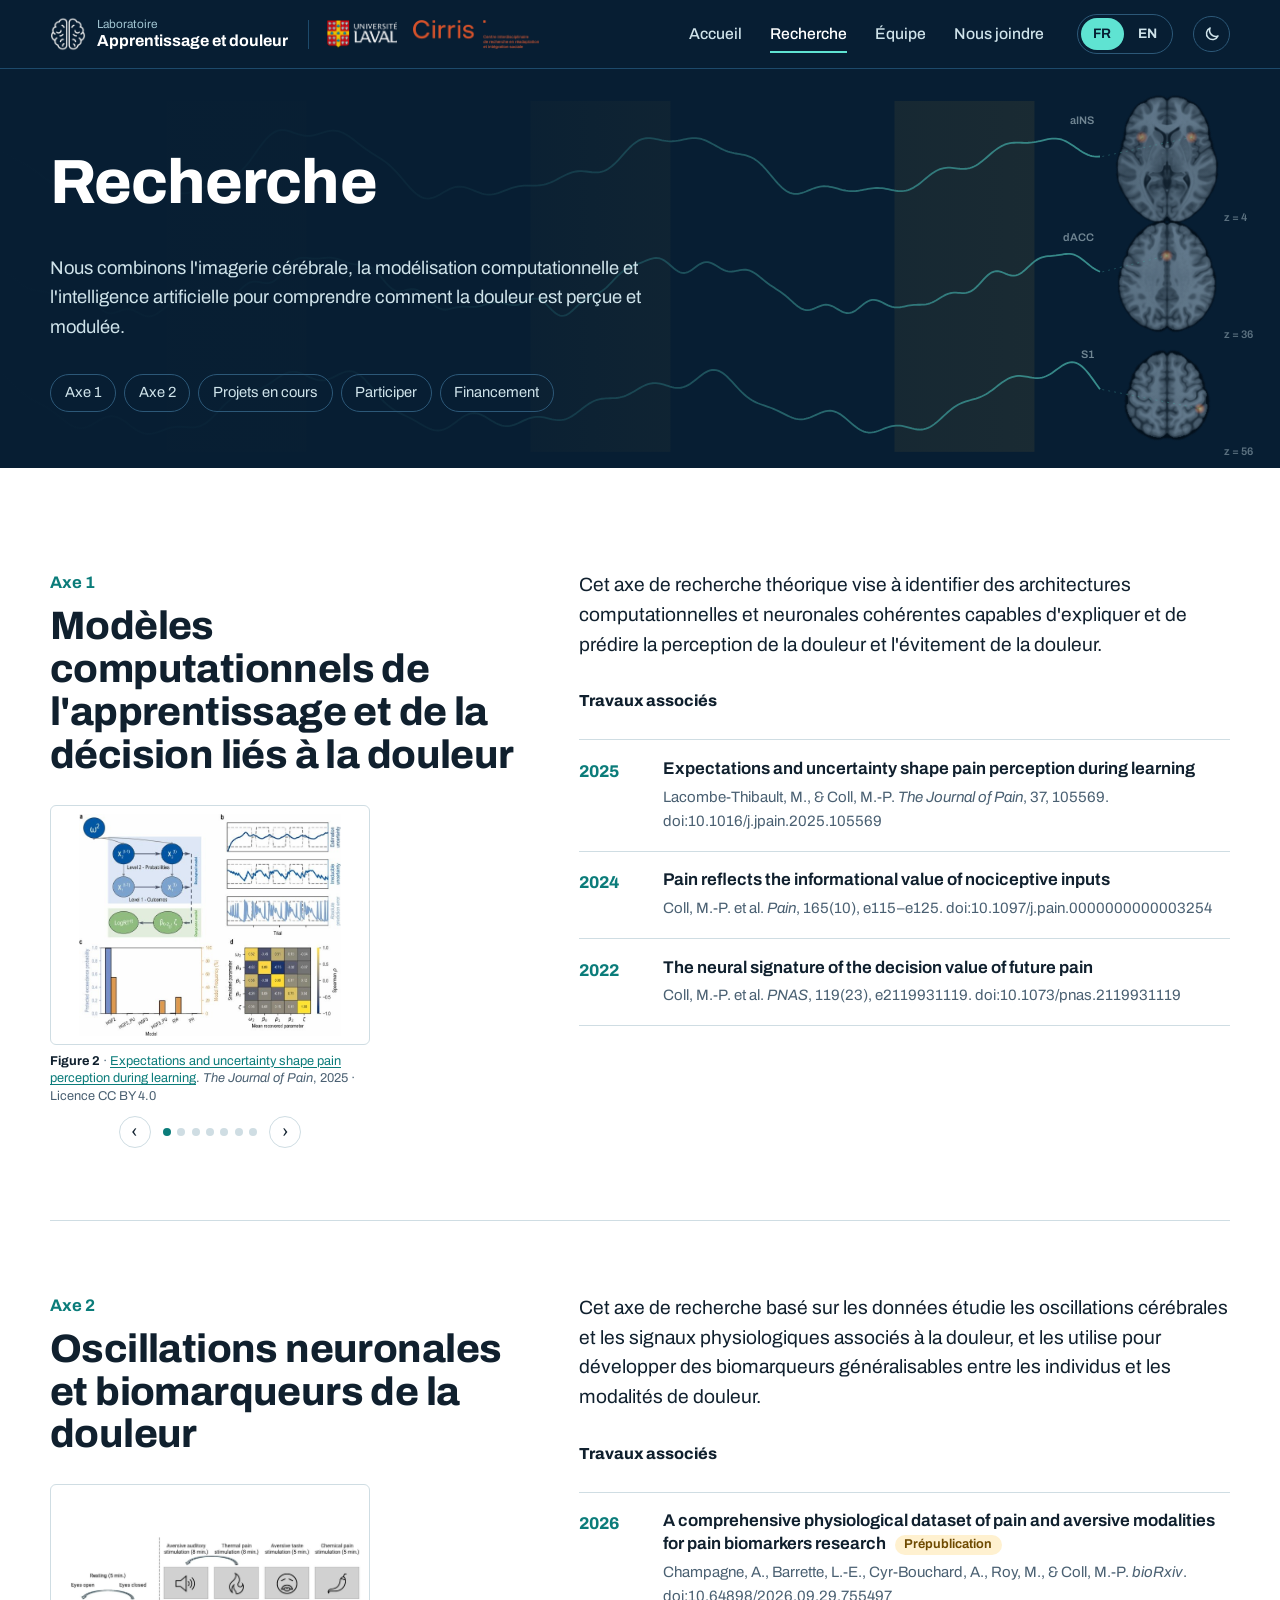
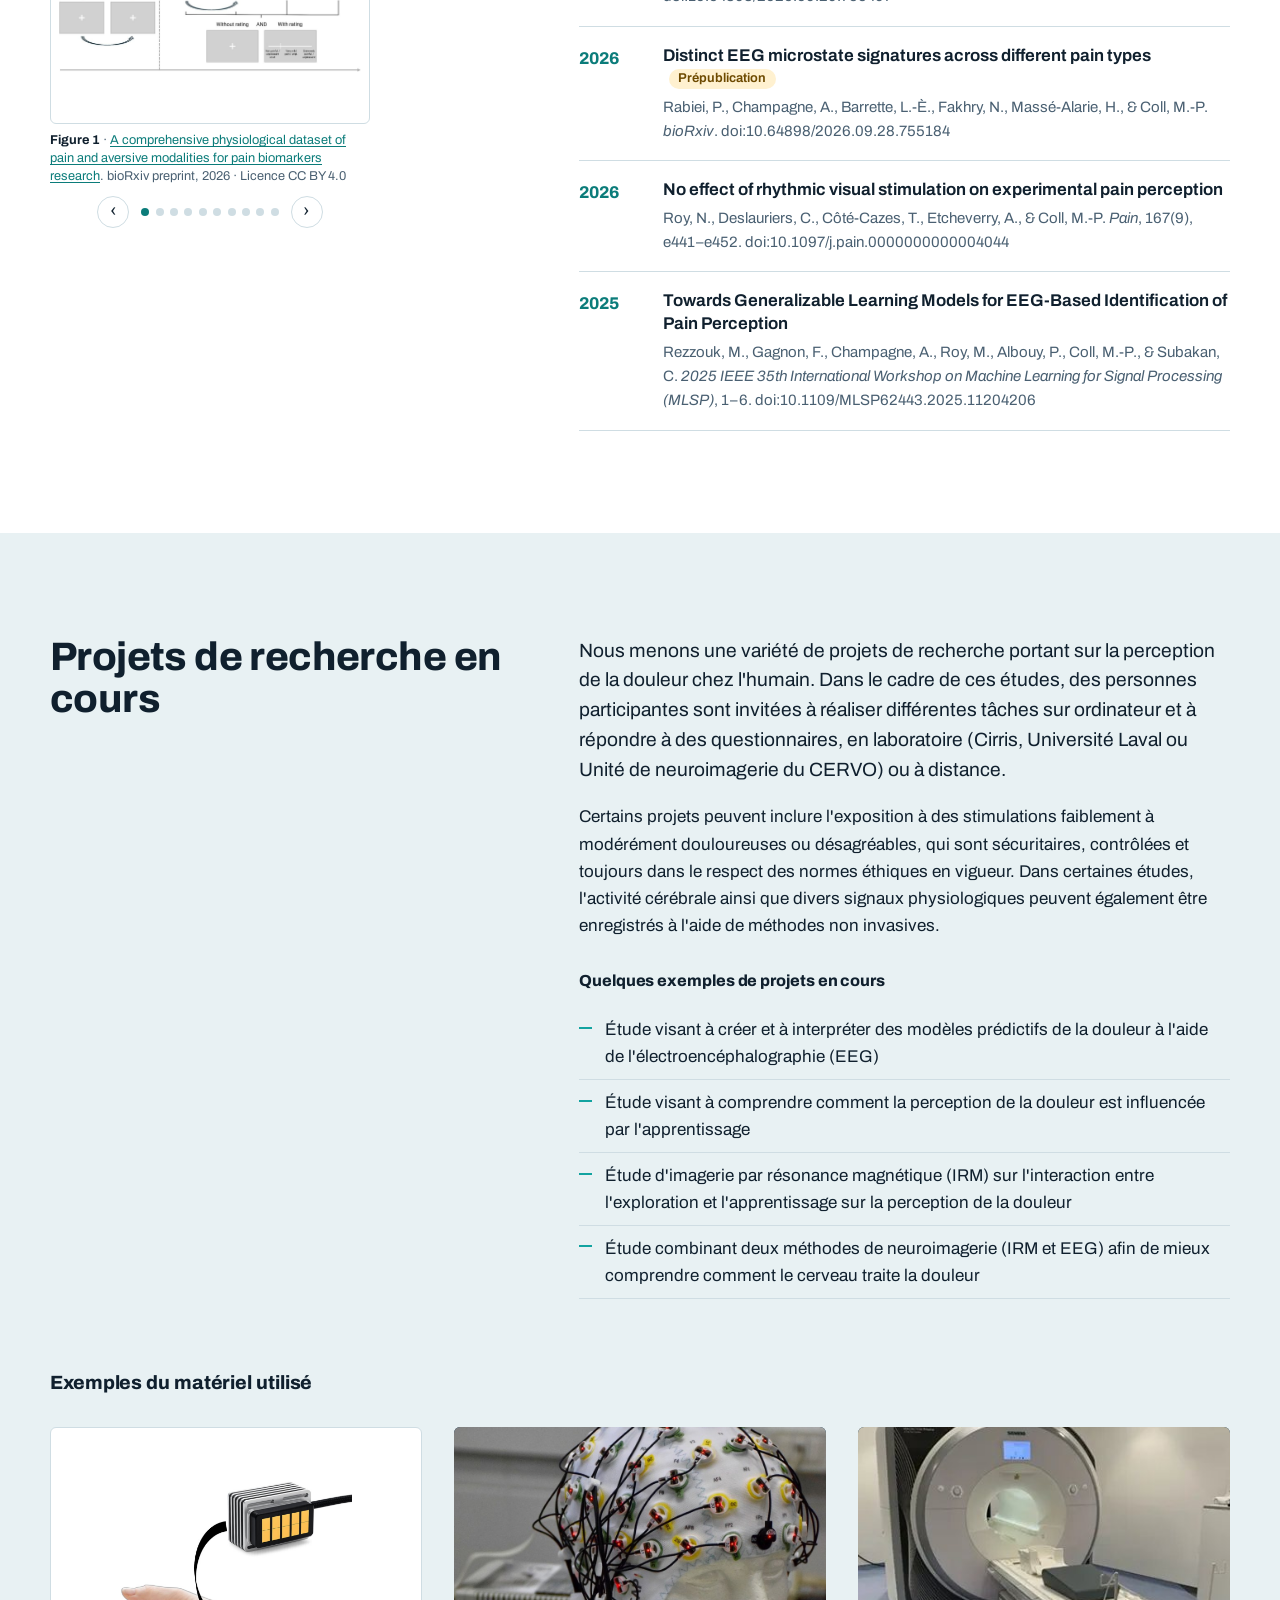
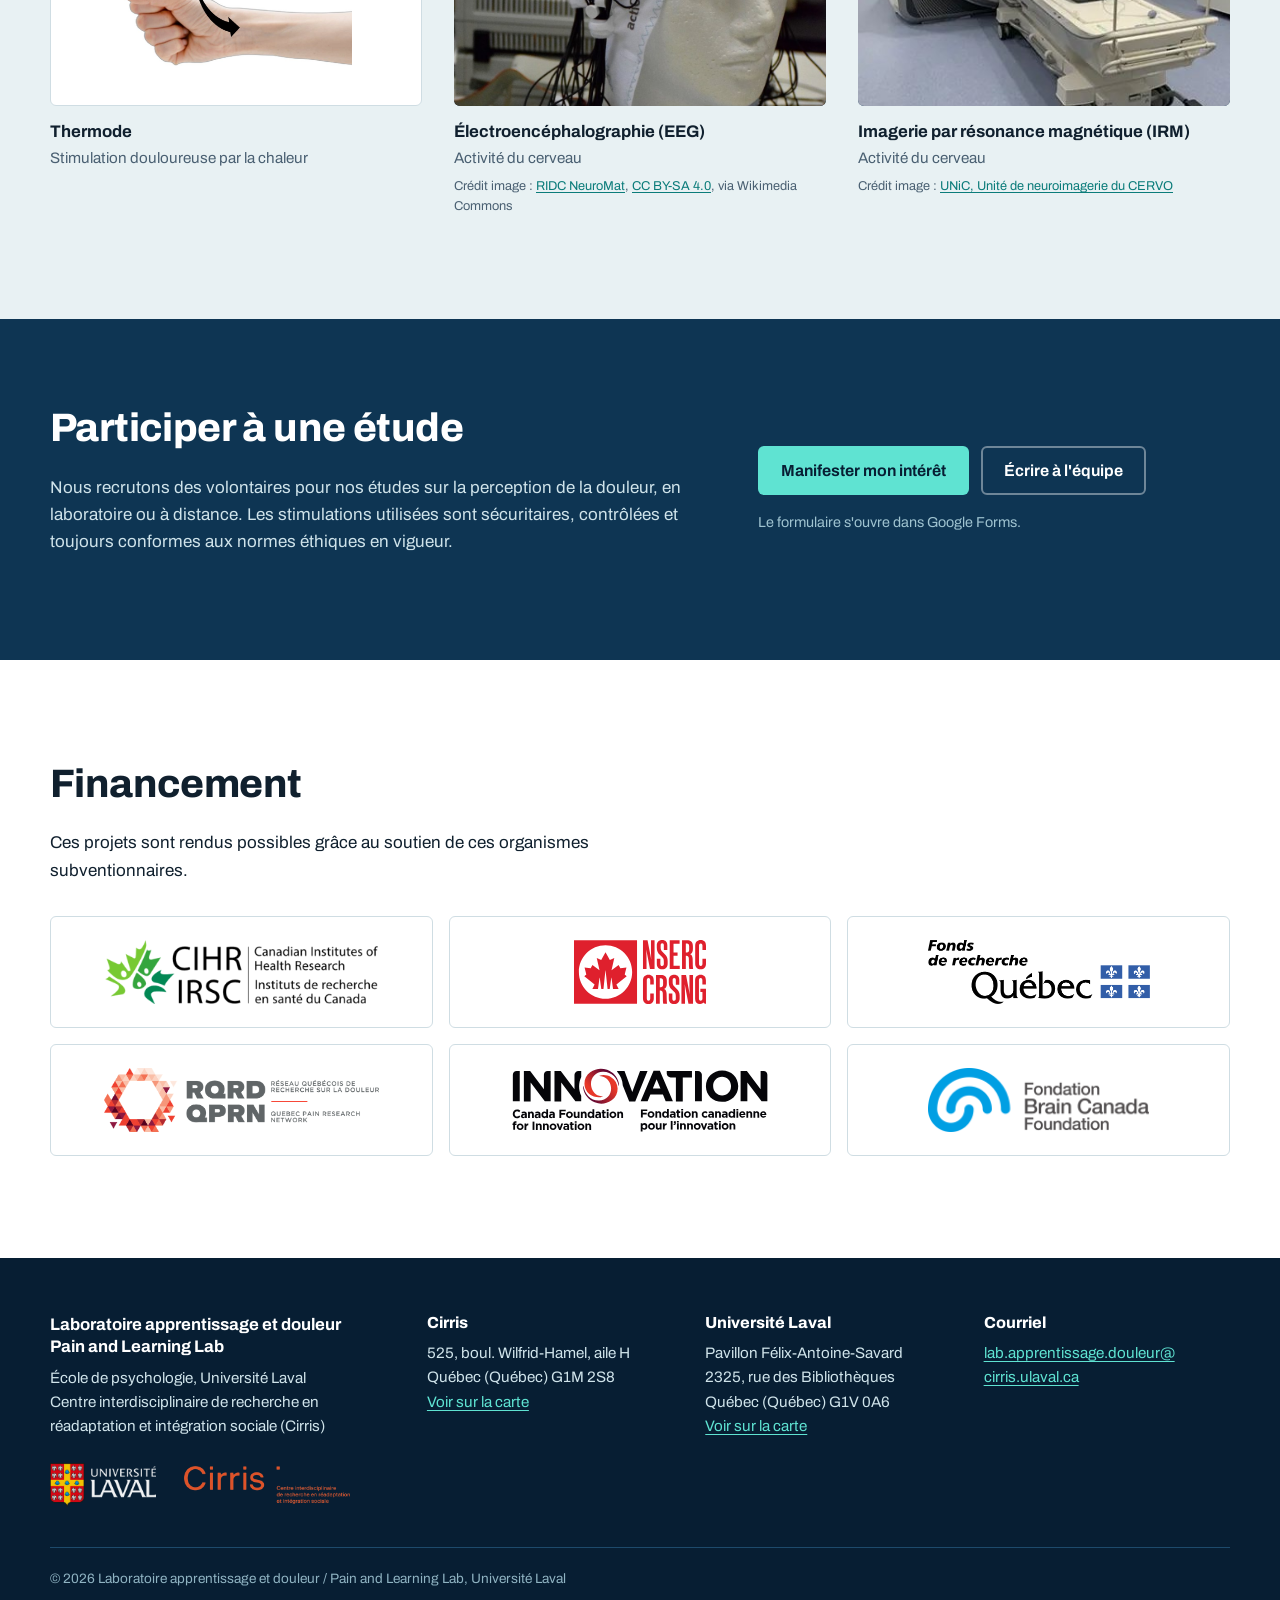
<file: fr/recherche.html>
<!doctype html>
<html lang="fr">
<head>
<meta charset="utf-8">
<meta name="viewport" content="width=device-width, initial-scale=1">
<title>Recherche | Laboratoire apprentissage et douleur</title>
<meta name="description" content="Nous combinons l&#x27;imagerie cérébrale, la modélisation computationnelle et l&#x27;intelligence artificielle pour comprendre comment la douleur est perçue et modulée.">
<link rel="canonical" href="https://www.painlearninglab.ca/fr/recherche.html">
<link rel="alternate" hreflang="fr" href="https://www.painlearninglab.ca/fr/recherche.html">
<link rel="alternate" hreflang="en" href="https://www.painlearninglab.ca/en/research.html">
<link rel="alternate" hreflang="x-default" href="https://www.painlearninglab.ca/fr/recherche.html">
<meta property="og:title" content="Recherche | Laboratoire apprentissage et douleur">
<meta property="og:description" content="Nous combinons l&#x27;imagerie cérébrale, la modélisation computationnelle et l&#x27;intelligence artificielle pour comprendre comment la douleur est perçue et modulée.">
<meta property="og:type" content="website">
<meta property="og:locale" content="fr_CA">
<meta property="og:url" content="https://www.painlearninglab.ca/fr/recherche.html">
<meta property="og:site_name" content="Laboratoire apprentissage et douleur">
<meta property="og:image" content="https://www.painlearninglab.ca/assets/img/og-fr.png">
<meta property="og:image:width" content="1200">
<meta property="og:image:height" content="630">
<meta property="og:image:alt" content="Laboratoire apprentissage et douleur">
<meta name="twitter:card" content="summary_large_image">
<meta name="theme-color" content="#071E33">
<meta name="color-scheme" content="light dark">
<script>try{var t=localStorage.getItem('pll-theme');if(t)document.documentElement.dataset.theme=t;}catch(e){}</script>
<link rel="icon" href="../assets/img/favicon.png" type="image/png">
<link rel="apple-touch-icon" href="../assets/img/apple-touch-icon.png">
<link rel="preconnect" href="https://fonts.googleapis.com">
<link rel="preconnect" href="https://fonts.gstatic.com" crossorigin>
<link rel="stylesheet" href="https://fonts.googleapis.com/css2?family=Archivo:wdth,wght@62..125,100..900&amp;display=swap">
<link rel="stylesheet" href="../assets/css/style.css?v=3add5cda">
<script defer src="../assets/js/main.js?v=7e78c4d4"></script>
</head>
<body>
<a class="skip" href="#main">Passer au contenu</a>
<header class="site-header">
  <div class="wrap header-inner">
    <a class="brand" href="index.html">
      <img src="../assets/img/logo.png" alt="" width="36" height="36">
      <span class="brand-text"><span class="brand-small">Laboratoire</span><span class="brand-name">Apprentissage et douleur</span></span>
    </a>
    <div class="partners">
      <a href="https://www.ulaval.ca/"><img src="../assets/img/logos/ulaval-reversed.png" alt="Université Laval" width="70" height="29"></a>
      <a href="https://www.cirris.ulaval.ca/"><img src="../assets/img/logos/cirris.png" alt="Cirris" width="127" height="29"></a>
    </div>
    <nav class="nav" id="nav" aria-label="Navigation principale"><ul><li><a href="index.html">Accueil</a></li><li><a href="recherche.html" aria-current="page">Recherche</a></li><li><a href="equipe.html">Équipe</a></li><li><a href="nous-joindre.html">Nous joindre</a></li></ul></nav>
    <div class="lang" role="group" aria-label="Langue / Language">
      <span class="lang-opt is-current" lang="fr">FR</span>
      <a class="lang-opt" href="../en/research.html" hreflang="en" lang="en" data-lang="en" title="English version">EN</a>
    </div>
    <button class="theme-btn" type="button" aria-pressed="false" aria-label="Mode sombre" title="Mode sombre"><svg class="i-moon" viewBox="0 0 24 24" aria-hidden="true"><path d="M20 14.5A8 8 0 0 1 9.5 4 8 8 0 1 0 20 14.5Z" fill="none" stroke="currentColor" stroke-width="2" stroke-linejoin="round"/></svg><svg class="i-sun" viewBox="0 0 24 24" aria-hidden="true"><circle cx="12" cy="12" r="4.2" fill="none" stroke="currentColor" stroke-width="2"/><path d="M12 2v2.5M12 19.5V22M2 12h2.5M19.5 12H22M4.9 4.9l1.8 1.8M17.3 17.3l1.8 1.8M4.9 19.1l1.8-1.8M17.3 6.7l1.8-1.8" stroke="currentColor" stroke-width="2" stroke-linecap="round"/></svg></button>
    <button class="menu-btn" type="button" aria-expanded="false" aria-controls="nav" aria-label="Menu"><svg viewBox="0 0 20 20" aria-hidden="true"><path d="M3 5h14M3 10h14M3 15h14" stroke="currentColor" stroke-width="2" stroke-linecap="round"/></svg><span>Menu</span></button>
  </div>
</header>
<main id="main">
<section class="page-head">
  <canvas class="fmri" data-src="../assets/img/mri-slices.png" data-seed="11" aria-hidden="true"></canvas>
  <div class="wrap">
    <h1>Recherche</h1>
    <p>Nous combinons l'imagerie cérébrale, la modélisation computationnelle et l'intelligence artificielle pour comprendre comment la douleur est perçue et modulée.</p>
    <ul class="jump"><li><a href="#axis-1">Axe 1</a></li><li><a href="#axis-2">Axe 2</a></li><li><a href="#projects">Projets en cours</a></li><li><a href="#participate">Participer</a></li><li><a href="#funding">Financement</a></li></ul>
  </div>
</section>

<section class="section">
  <div class="wrap">
  <div class="axis-block split" id="axis-1">
    <div>
      <span class="axis-label">Axe 1</span>
      <h2>Modèles computationnels de l'apprentissage et de la décision liés à la douleur</h2>
      <div class="carousel" aria-roledescription="carousel" aria-label="Figures tirées de nos publications">
      <div class="slides" aria-live="off"><figure class="slide" aria-roledescription="slide" aria-label="1 / 7">
          <div class="slide-img"><img src="../assets/img/figures/jpain2025-fig2.jpg" alt="Figure 2, Expectations and uncertainty shape pain perception during learning" loading="lazy"></div>
          <figcaption><strong>Figure 2</strong> · <a href="https://doi.org/10.1016/j.jpain.2025.105569">Expectations and uncertainty shape pain perception during learning</a>. <i>The Journal of Pain</i>, 2025 · Licence CC BY 4.0</figcaption>
        </figure><figure class="slide" hidden aria-roledescription="slide" aria-label="2 / 7">
          <div class="slide-img"><img src="../assets/img/figures/jpain2025-fig3.jpg" alt="Figure 3, Expectations and uncertainty shape pain perception during learning" loading="lazy"></div>
          <figcaption><strong>Figure 3</strong> · <a href="https://doi.org/10.1016/j.jpain.2025.105569">Expectations and uncertainty shape pain perception during learning</a>. <i>The Journal of Pain</i>, 2025 · Licence CC BY 4.0</figcaption>
        </figure><figure class="slide" hidden aria-roledescription="slide" aria-label="3 / 7">
          <div class="slide-img"><img src="../assets/img/figures/pain2024-fig3.jpg" alt="Figure 3, Pain reflects the informational value of nociceptive inputs" loading="lazy"></div>
          <figcaption><strong>Figure 3</strong> · <a href="https://doi.org/10.1101/2023.07.14.549006">Pain reflects the informational value of nociceptive inputs</a>. <i>Pain</i>, 2024 (bioRxiv preprint)</figcaption>
        </figure><figure class="slide" hidden aria-roledescription="slide" aria-label="4 / 7">
          <div class="slide-img"><img src="../assets/img/figures/pain2024-fig4.jpg" alt="Figure 4, Pain reflects the informational value of nociceptive inputs" loading="lazy"></div>
          <figcaption><strong>Figure 4</strong> · <a href="https://doi.org/10.1101/2023.07.14.549006">Pain reflects the informational value of nociceptive inputs</a>. <i>Pain</i>, 2024 (bioRxiv preprint)</figcaption>
        </figure><figure class="slide" hidden aria-roledescription="slide" aria-label="5 / 7">
          <div class="slide-img"><img src="../assets/img/figures/pnas2022-fig1.jpg" alt="Figure 1, The neural signature of the decision value of future pain" loading="lazy"></div>
          <figcaption><strong>Figure 1</strong> · <a href="https://doi.org/10.1073/pnas.2119931119">The neural signature of the decision value of future pain</a>. <i>PNAS</i>, 2022 · Licence CC BY-NC-ND 4.0</figcaption>
        </figure><figure class="slide" hidden aria-roledescription="slide" aria-label="6 / 7">
          <div class="slide-img"><img src="../assets/img/figures/pnas2022-fig2.jpg" alt="Figure 2, The neural signature of the decision value of future pain" loading="lazy"></div>
          <figcaption><strong>Figure 2</strong> · <a href="https://doi.org/10.1073/pnas.2119931119">The neural signature of the decision value of future pain</a>. <i>PNAS</i>, 2022 · Licence CC BY-NC-ND 4.0</figcaption>
        </figure><figure class="slide" hidden aria-roledescription="slide" aria-label="7 / 7">
          <div class="slide-img"><img src="../assets/img/figures/pnas2022-fig7.jpg" alt="Figure 7, The neural signature of the decision value of future pain" loading="lazy"></div>
          <figcaption><strong>Figure 7</strong> · <a href="https://doi.org/10.1073/pnas.2119931119">The neural signature of the decision value of future pain</a>. <i>PNAS</i>, 2022 · Licence CC BY-NC-ND 4.0</figcaption>
        </figure></div>
      <div class="carousel-nav"><button type="button" class="prev" aria-label="Figure précédente">‹</button>
        <div class="dots"><button type="button" class="dot" aria-current="true" aria-label="Aller à la figure 1"></button><button type="button" class="dot" aria-label="Aller à la figure 2"></button><button type="button" class="dot" aria-label="Aller à la figure 3"></button><button type="button" class="dot" aria-label="Aller à la figure 4"></button><button type="button" class="dot" aria-label="Aller à la figure 5"></button><button type="button" class="dot" aria-label="Aller à la figure 6"></button><button type="button" class="dot" aria-label="Aller à la figure 7"></button></div><button type="button" class="next" aria-label="Figure suivante">›</button></div>
    </div>
    </div>
    <div>
      <p class="lede">Cet axe de recherche théorique vise à identifier des architectures computationnelles et neuronales cohérentes capables d'expliquer et de prédire la perception de la douleur et l'évitement de la douleur.</p>
      <h3 class="pubs-title">Travaux associés</h3>
      <ul class="pubs"><li class="pub"><span class="pub-year">2025</span><div>
          <a class="pub-title" href="https://doi.org/10.1016/j.jpain.2025.105569">Expectations and uncertainty shape pain perception during learning</a>
          <span class="pub-meta">Lacombe-Thibault, M., &amp; Coll, M.-P. <i>The Journal of Pain</i>, 37, 105569. doi:10.1016/j.jpain.2025.105569</span></div></li><li class="pub"><span class="pub-year">2024</span><div>
          <a class="pub-title" href="https://doi.org/10.1097/j.pain.0000000000003254">Pain reflects the informational value of nociceptive inputs</a>
          <span class="pub-meta">Coll, M.-P. et al. <i>Pain</i>, 165(10), e115–e125. doi:10.1097/j.pain.0000000000003254</span></div></li><li class="pub"><span class="pub-year">2022</span><div>
          <a class="pub-title" href="https://doi.org/10.1073/pnas.2119931119">The neural signature of the decision value of future pain</a>
          <span class="pub-meta">Coll, M.-P. et al. <i>PNAS</i>, 119(23), e2119931119. doi:10.1073/pnas.2119931119</span></div></li></ul>
    </div>
  </div><div class="axis-block split" id="axis-2">
    <div>
      <span class="axis-label">Axe 2</span>
      <h2>Oscillations neuronales et biomarqueurs de la douleur</h2>
      <div class="carousel" aria-roledescription="carousel" aria-label="Figures tirées de nos publications">
      <div class="slides" aria-live="off"><figure class="slide" aria-roledescription="slide" aria-label="1 / 10">
          <div class="slide-img"><img src="../assets/img/figures/dataset2026-fig1.jpg" alt="Figure 1, A comprehensive physiological dataset of pain and aversive modalities for pain biomarkers research" loading="lazy"></div>
          <figcaption><strong>Figure 1</strong> · <a href="https://doi.org/10.64898/2026.09.29.755497">A comprehensive physiological dataset of pain and aversive modalities for pain biomarkers research</a>. bioRxiv preprint, 2026 · Licence CC BY 4.0</figcaption>
        </figure><figure class="slide" hidden aria-roledescription="slide" aria-label="2 / 10">
          <div class="slide-img"><img src="../assets/img/figures/dataset2026-fig2.jpg" alt="Figure 2, A comprehensive physiological dataset of pain and aversive modalities for pain biomarkers research" loading="lazy"></div>
          <figcaption><strong>Figure 2</strong> · <a href="https://doi.org/10.64898/2026.09.29.755497">A comprehensive physiological dataset of pain and aversive modalities for pain biomarkers research</a>. bioRxiv preprint, 2026 · Licence CC BY 4.0</figcaption>
        </figure><figure class="slide" hidden aria-roledescription="slide" aria-label="3 / 10">
          <div class="slide-img"><img src="../assets/img/figures/dataset2026-fig7.jpg" alt="Figure 7, A comprehensive physiological dataset of pain and aversive modalities for pain biomarkers research" loading="lazy"></div>
          <figcaption><strong>Figure 7</strong> · <a href="https://doi.org/10.64898/2026.09.29.755497">A comprehensive physiological dataset of pain and aversive modalities for pain biomarkers research</a>. bioRxiv preprint, 2026 · Licence CC BY 4.0</figcaption>
        </figure><figure class="slide" hidden aria-roledescription="slide" aria-label="4 / 10">
          <div class="slide-img"><img src="../assets/img/figures/microstates2026-fig1.jpg" alt="Figure 1, Distinct EEG microstate signatures across different pain types" loading="lazy"></div>
          <figcaption><strong>Figure 1</strong> · <a href="https://doi.org/10.64898/2026.09.28.755184">Distinct EEG microstate signatures across different pain types</a>. bioRxiv preprint, 2026 · Licence CC BY 4.0</figcaption>
        </figure><figure class="slide" hidden aria-roledescription="slide" aria-label="5 / 10">
          <div class="slide-img"><img src="../assets/img/figures/microstates2026-fig2.jpg" alt="Figure 2, Distinct EEG microstate signatures across different pain types" loading="lazy"></div>
          <figcaption><strong>Figure 2</strong> · <a href="https://doi.org/10.64898/2026.09.28.755184">Distinct EEG microstate signatures across different pain types</a>. bioRxiv preprint, 2026 · Licence CC BY 4.0</figcaption>
        </figure><figure class="slide" hidden aria-roledescription="slide" aria-label="6 / 10">
          <div class="slide-img"><img src="../assets/img/figures/pain2026-fig1.jpg" alt="Figure 1, No effect of rhythmic visual stimulation on experimental pain perception" loading="lazy"></div>
          <figcaption><strong>Figure 1</strong> · <a href="https://doi.org/10.1097/j.pain.0000000000004044">No effect of rhythmic visual stimulation on experimental pain perception</a>. <i>Pain</i>, 2026 · Licence CC BY-NC-ND 4.0</figcaption>
        </figure><figure class="slide" hidden aria-roledescription="slide" aria-label="7 / 10">
          <div class="slide-img"><img src="../assets/img/figures/pain2026-fig2.jpg" alt="Figure 2, No effect of rhythmic visual stimulation on experimental pain perception" loading="lazy"></div>
          <figcaption><strong>Figure 2</strong> · <a href="https://doi.org/10.1097/j.pain.0000000000004044">No effect of rhythmic visual stimulation on experimental pain perception</a>. <i>Pain</i>, 2026 · Licence CC BY-NC-ND 4.0</figcaption>
        </figure><figure class="slide" hidden aria-roledescription="slide" aria-label="8 / 10">
          <div class="slide-img"><img src="../assets/img/figures/pain2026-fig4.jpg" alt="Figure 4, No effect of rhythmic visual stimulation on experimental pain perception" loading="lazy"></div>
          <figcaption><strong>Figure 4</strong> · <a href="https://doi.org/10.1097/j.pain.0000000000004044">No effect of rhythmic visual stimulation on experimental pain perception</a>. <i>Pain</i>, 2026 · Licence CC BY-NC-ND 4.0</figcaption>
        </figure><figure class="slide" hidden aria-roledescription="slide" aria-label="9 / 10">
          <div class="slide-img"><img src="../assets/img/figures/mlsp2025-fig1.jpg" alt="Figure 1, Towards Generalizable Learning Models for EEG-Based Identification of Pain Perception" loading="lazy"></div>
          <figcaption><strong>Figure 1</strong> · <a href="https://arxiv.org/abs/2508.11691">Towards Generalizable Learning Models for EEG-Based Identification of Pain Perception</a>. IEEE MLSP, 2025 (arXiv preprint)</figcaption>
        </figure><figure class="slide" hidden aria-roledescription="slide" aria-label="10 / 10">
          <div class="slide-img"><img src="../assets/img/figures/mlsp2025-fig2.jpg" alt="Figure 2, Towards Generalizable Learning Models for EEG-Based Identification of Pain Perception" loading="lazy"></div>
          <figcaption><strong>Figure 2</strong> · <a href="https://arxiv.org/abs/2508.11691">Towards Generalizable Learning Models for EEG-Based Identification of Pain Perception</a>. IEEE MLSP, 2025 (arXiv preprint)</figcaption>
        </figure></div>
      <div class="carousel-nav"><button type="button" class="prev" aria-label="Figure précédente">‹</button>
        <div class="dots"><button type="button" class="dot" aria-current="true" aria-label="Aller à la figure 1"></button><button type="button" class="dot" aria-label="Aller à la figure 2"></button><button type="button" class="dot" aria-label="Aller à la figure 3"></button><button type="button" class="dot" aria-label="Aller à la figure 4"></button><button type="button" class="dot" aria-label="Aller à la figure 5"></button><button type="button" class="dot" aria-label="Aller à la figure 6"></button><button type="button" class="dot" aria-label="Aller à la figure 7"></button><button type="button" class="dot" aria-label="Aller à la figure 8"></button><button type="button" class="dot" aria-label="Aller à la figure 9"></button><button type="button" class="dot" aria-label="Aller à la figure 10"></button></div><button type="button" class="next" aria-label="Figure suivante">›</button></div>
    </div>
    </div>
    <div>
      <p class="lede">Cet axe de recherche basé sur les données étudie les oscillations cérébrales et les signaux physiologiques associés à la douleur, et les utilise pour développer des biomarqueurs généralisables entre les individus et les modalités de douleur.</p>
      <h3 class="pubs-title">Travaux associés</h3>
      <ul class="pubs"><li class="pub"><span class="pub-year">2026</span><div>
          <a class="pub-title" href="https://doi.org/10.64898/2026.09.29.755497">A comprehensive physiological dataset of pain and aversive modalities for pain biomarkers research <span class="badge">Prépublication</span></a>
          <span class="pub-meta">Champagne, A., Barrette, L.-E., Cyr-Bouchard, A., Roy, M., &amp; Coll, M.-P. <i>bioRxiv</i>. doi:10.64898/2026.09.29.755497</span></div></li><li class="pub"><span class="pub-year">2026</span><div>
          <a class="pub-title" href="https://doi.org/10.64898/2026.09.28.755184">Distinct EEG microstate signatures across different pain types <span class="badge">Prépublication</span></a>
          <span class="pub-meta">Rabiei, P., Champagne, A., Barrette, L.-È., Fakhry, N., Massé-Alarie, H., &amp; Coll, M.-P. <i>bioRxiv</i>. doi:10.64898/2026.09.28.755184</span></div></li><li class="pub"><span class="pub-year">2026</span><div>
          <a class="pub-title" href="https://doi.org/10.1097/j.pain.0000000000004044">No effect of rhythmic visual stimulation on experimental pain perception</a>
          <span class="pub-meta">Roy, N., Deslauriers, C., Côté-Cazes, T., Etcheverry, A., &amp; Coll, M.-P. <i>Pain</i>, 167(9), e441–e452. doi:10.1097/j.pain.0000000000004044</span></div></li><li class="pub"><span class="pub-year">2025</span><div>
          <a class="pub-title" href="https://arxiv.org/abs/2508.11691">Towards Generalizable Learning Models for EEG-Based Identification of Pain Perception</a>
          <span class="pub-meta">Rezzouk, M., Gagnon, F., Champagne, A., Roy, M., Albouy, P., Coll, M.-P., &amp; Subakan, C. <i>2025 IEEE 35th International Workshop on Machine Learning for Signal Processing (MLSP)</i>, 1–6. doi:10.1109/MLSP62443.2025.11204206</span></div></li></ul>
    </div>
  </div>
  </div>
</section>

<section class="section section-mist" id="projects">
  <div class="wrap split">
    <div><h2>Projets de recherche en cours</h2></div>
    <div>
      <p class="lede">Nous menons une variété de projets de recherche portant sur la perception de la douleur chez l'humain. Dans le cadre de ces études, des personnes participantes sont invitées à réaliser différentes tâches sur ordinateur et à répondre à des questionnaires, en laboratoire (Cirris, Université Laval ou Unité de neuroimagerie du CERVO) ou à distance.</p>
      <p>Certains projets peuvent inclure l'exposition à des stimulations faiblement à modérément douloureuses ou désagréables, qui sont sécuritaires, contrôlées et toujours dans le respect des normes éthiques en vigueur. Dans certaines études, l'activité cérébrale ainsi que divers signaux physiologiques peuvent également être enregistrés à l'aide de méthodes non invasives.</p>
      <h3 class="pubs-title">Quelques exemples de projets en cours</h3>
      <ul class="ticks"><li>Étude visant à créer et à interpréter des modèles prédictifs de la douleur à l'aide de l'électroencéphalographie (EEG)</li><li>Étude visant à comprendre comment la perception de la douleur est influencée par l'apprentissage</li><li>Étude d'imagerie par résonance magnétique (IRM) sur l'interaction entre l'exploration et l'apprentissage sur la perception de la douleur</li><li>Étude combinant deux méthodes de neuroimagerie (IRM et EEG) afin de mieux comprendre comment le cerveau traite la douleur</li></ul>
    </div>
  </div>
  <div class="wrap" style="margin-top:clamp(3rem,6vw,4.5rem)">
    <h3>Exemples du matériel utilisé</h3>
    <div class="figures"><figure><div class="media media-contain"><span class="ph" aria-hidden="true">Thermode</span><img src="../assets/img/research/thermode.jpg" alt="Thermode" loading="lazy" onerror="this.remove()"></div>
      <figcaption><strong>Thermode</strong>Stimulation douloureuse par la chaleur</figcaption></figure><figure><div class="media"><span class="ph" aria-hidden="true">EEG</span><img src="../assets/img/research/eeg.jpg" alt="Électroencéphalographie (EEG)" loading="lazy" onerror="this.remove()"></div>
      <figcaption><strong>Électroencéphalographie (EEG)</strong>Activité du cerveau<span class="credit">Crédit image : <a href="https://commons.wikimedia.org/wiki/File:Treinamento_de_EEG-20.jpeg">RIDC NeuroMat</a>, <a href="https://creativecommons.org/licenses/by-sa/4.0">CC BY-SA 4.0</a>, via Wikimedia Commons</span></figcaption></figure><figure><div class="media"><span class="ph" aria-hidden="true">IRM</span><img src="../assets/img/research/irm.jpg" alt="Imagerie par résonance magnétique (IRM)" loading="lazy" onerror="this.remove()"></div>
      <figcaption><strong>Imagerie par résonance magnétique (IRM)</strong>Activité du cerveau<span class="credit">Crédit image : <a href="https://cervo.ulaval.ca/plateformes-et-initiatives-cervo/plateforme-irm/">UNiC, Unité de neuroimagerie du CERVO</a></span></figcaption></figure></div>
  </div>
</section>

<section class="participate" id="participate">
  <div class="wrap participate-inner">
    <div>
      <h2>Participer à une étude</h2>
      <p>Nous recrutons des volontaires pour nos études sur la perception de la douleur, en laboratoire ou à distance. Les stimulations utilisées sont sécuritaires, contrôlées et toujours conformes aux normes éthiques en vigueur.</p>
    </div>
    <div>
      <div class="actions">
        <a class="btn btn-primary" href="https://docs.google.com/forms/d/e/1FAIpQLSd-2gCxTfhbgU2y4AOynGTvvAzUvyY0UEmAVgegLsdk5m-oJQ/viewform">Manifester mon intérêt</a>
        <a class="btn btn-ghost" href="mailto:lab.apprentissage.douleur@cirris.ulaval.ca">Écrire à l'équipe</a>
      </div>
      <p class="note">Le formulaire s'ouvre dans Google Forms.</p>
    </div>
  </div>
</section>

<section class="section" id="funding">
  <div class="wrap">
    <h2>Financement</h2>
    <p>Ces projets sont rendus possibles grâce au soutien de ces organismes subventionnaires.</p>
    <ul class="funders"><li><a class="funder has-img" href="https://cihr-irsc.gc.ca/f/193.html">
        <img src="../assets/img/funders/cihr.png" alt="Instituts de recherche en santé du Canada" loading="lazy">
        <span class="funder-text"><span class="funder-name">IRSC</span><span class="funder-full">Instituts de recherche en santé du Canada</span></span></a></li><li><a class="funder has-img" href="https://nserc-crsng.canada.ca/fr">
        <img src="../assets/img/funders/nserc.svg" alt="Conseil de recherches en sciences naturelles et en génie" loading="lazy">
        <span class="funder-text"><span class="funder-name">CRSNG</span><span class="funder-full">Conseil de recherches en sciences naturelles et en génie</span></span></a></li><li><a class="funder has-img" href="https://frq.gouv.qc.ca/">
        <img src="../assets/img/funders/frq.png" alt="Fonds de recherche du Québec" loading="lazy">
        <span class="funder-text"><span class="funder-name">FRQ</span><span class="funder-full">Fonds de recherche du Québec</span></span></a></li><li><a class="funder has-img" href="https://qprn.ca/fr/">
        <img src="../assets/img/funders/qprn.png" alt="Réseau québécois de recherche sur la douleur" loading="lazy">
        <span class="funder-text"><span class="funder-name">RQRD</span><span class="funder-full">Réseau québécois de recherche sur la douleur</span></span></a></li><li><a class="funder has-img" href="https://www.innovation.ca/fr">
        <img src="../assets/img/funders/cfi.svg" alt="Fondation canadienne pour l'innovation" loading="lazy">
        <span class="funder-text"><span class="funder-name">FCI</span><span class="funder-full">Fondation canadienne pour l'innovation</span></span></a></li><li><a class="funder has-img" href="https://braincanada.ca/fr/">
        <img src="../assets/img/funders/braincanada.png" alt="Fondation Brain Canada" loading="lazy">
        <span class="funder-text"><span class="funder-name">Brain Canada</span><span class="funder-full">Fondation Brain Canada</span></span></a></li></ul>
  </div>
</section>
</main>
<footer class="site-footer">
  <div class="wrap footer-grid">
    <div>
      <p class="footer-name">Laboratoire apprentissage et douleur<br>Pain and Learning Lab</p>
      <p>École de psychologie, Université Laval<br>Centre interdisciplinaire de recherche en réadaptation et intégration sociale (Cirris)</p>
      <div class="footer-logos">
        <a href="https://www.ulaval.ca/"><img src="../assets/img/logos/ulaval-reversed.png" alt="Université Laval" height="44" loading="lazy"></a>
        <a href="https://www.cirris.ulaval.ca/"><img src="../assets/img/logos/cirris.png" alt="Cirris" height="38" loading="lazy"></a>
      </div>
    </div>
    <div><h2>Cirris</h2><address>525, boul. Wilfrid-Hamel, aile H<br>Québec (Québec) G1M 2S8</address><p><a href="https://www.google.com/maps?q=46.821213,-71.245554">Voir sur la carte</a></p></div><div><h2>Université Laval</h2><address>Pavillon Félix-Antoine-Savard<br>2325, rue des Bibliothèques<br>Québec (Québec) G1V 0A6</address><p><a href="https://www.google.com/maps?q=46.781028,-71.272699">Voir sur la carte</a></p></div>
    <div><h2>Courriel</h2><p><a href="mailto:lab.apprentissage.douleur@cirris.ulaval.ca">lab.apprentissage.douleur@<wbr>cirris.ulaval.ca</a></p></div>
  </div>
  <div class="wrap footer-base">© 2026 Laboratoire apprentissage et douleur / Pain and Learning Lab, Université Laval</div>
</footer>
</body>
</html>
</file>
<file: assets/css/style.css>
/* ==========================================================
   Laboratoire apprentissage et douleur / Pain and Learning Lab
   Main stylesheet
   ========================================================== */

:root {
  --abyss: #071E33;       /* deepest navy: header, hero, footer */
  --deep: #0E3553;        /* secondary dark blue */
  --line-dark: #1D4A6B;   /* borders on dark */
  --teal: #0B7C7A;        /* teal for text/links on light (AA contrast) */
  --teal-bright: #12A3A0; /* teal for rules and accents on light */
  --signal: #5FE3D2;      /* signal teal on dark */
  --heat: #F4B740;        /* stimulus marker only */
  --mist: #E8F1F3;        /* light section background */
  --paper: #FFFFFF;
  --ink: #10202E;         /* body text */
  --muted: #4A6072;       /* secondary text */
  --on-dark: #CFE3EA;     /* body text on dark */
  --rule: #CFDDE3;
  --surface: #FFFFFF;     /* cards and buttons on page backgrounds */
  --figure-bg: #FFFFFF;   /* behind figures and logos, stays white in dark mode */
  --badge-bg: #FFF1D0;
  --badge-ink: #6E4A00;
  --card-human: var(--deep);
  --arrow: #8FA3B1;

  --font: "Archivo", "Helvetica Neue", Helvetica, Arial, system-ui, sans-serif;
  --wrap: 1180px;
  --radius: 6px;
}

/* Dark mode: follows the system setting unless the visitor picked a theme with the header button */
@media (prefers-color-scheme: dark) {
  :root:not([data-theme="light"]) {
  --paper: #0B1826;
  --mist: #102336;
  --surface: #14293D;
  --ink: #E4EEF2;
  --muted: #A3B8C5;
  --rule: #26435A;
  --teal: #5CD0C6;
  --teal-bright: #3CBDB6;
  --badge-bg: #4A3710;
  --badge-ink: #FFD98A;
  --card-human: #1F5480;
  --arrow: #6F8797;
  color-scheme: dark;
  }
}
:root[data-theme="dark"] {
  --paper: #0B1826;
  --mist: #102336;
  --surface: #14293D;
  --ink: #E4EEF2;
  --muted: #A3B8C5;
  --rule: #26435A;
  --teal: #5CD0C6;
  --teal-bright: #3CBDB6;
  --badge-bg: #4A3710;
  --badge-ink: #FFD98A;
  --card-human: #1F5480;
  --arrow: #6F8797;
  color-scheme: dark;
}

*, *::before, *::after { box-sizing: border-box; }

html {
  -webkit-text-size-adjust: 100%;
  scroll-padding-top: 5.5rem;
}

body {
  margin: 0;
  font-family: var(--font);
  font-size: 1.0625rem;
  line-height: 1.6;
  color: var(--ink);
  background: var(--paper);
  -webkit-font-smoothing: antialiased;
}

img { max-width: 100%; display: block; }

a {
  color: var(--teal);
  text-underline-offset: .18em;
  text-decoration-thickness: 1px;
}
a:hover { text-decoration-thickness: 2px; }

:focus-visible {
  outline: 3px solid var(--signal);
  outline-offset: 3px;
  border-radius: 2px;
}
.section :focus-visible { outline-color: var(--teal-bright); }

.wrap {
  width: min(100% - 2.5rem, var(--wrap));
  margin-inline: auto;
}

h1, h2, h3 {
  font-weight: 760;
  line-height: 1.08;
  letter-spacing: -.015em;
  margin: 0 0 .6em;
}
h1 { font-size: clamp(2.4rem, 5.4vw, 4.6rem); }
h2 { font-size: clamp(1.75rem, 3.1vw, 2.55rem); }
h3 {
  font-size: 1.2rem;
  line-height: 1.25;
  letter-spacing: -.005em;
  margin-bottom: .4em;
}

p { margin: 0 0 1em; max-width: 68ch; }

.visually-hidden {
  position: absolute !important;
  width: 1px; height: 1px;
  overflow: hidden; clip: rect(0 0 0 0);
  white-space: nowrap;
}

.skip {
  position: absolute; left: -999px; top: 0; z-index: 100;
  background: var(--signal); color: var(--abyss);
  padding: .6rem 1rem; font-weight: 700;
}
.skip:focus { left: 1rem; top: 1rem; }

/* ---------- Header ---------- */

.site-header {
  position: sticky; top: 0; z-index: 50;
  background: var(--abyss);
  color: #fff;
  border-bottom: 1px solid var(--line-dark);
}
.header-inner {
  position: relative;
  display: flex;
  align-items: center;
  gap: 1.25rem;
  min-height: 4.25rem;
}

.brand {
  display: flex; align-items: center; gap: .7rem;
  color: #fff;
  text-decoration: none;
}
.brand svg, .brand img { width: 36px; height: 36px; flex: none; }
.brand-text { display: flex; flex-direction: column; line-height: 1.12; }
.brand-small { font-size: .74rem; color: #9FC3D0; }
.brand-name { font-weight: 700; font-size: 1rem; }

/* University and research-centre logos next to the lab name */
.partners {
  display: flex; align-items: center; gap: 1rem;
  margin-right: auto; padding-left: 1.1rem;
  border-left: 1px solid var(--line-dark);
}
.partners a { display: block; opacity: .92; }
.partners a:hover { opacity: 1; }
.partners img { display: block; height: 29px; width: auto; }
@media (max-width: 1120px) {
  .partners { display: none; }
  .brand { margin-right: auto; }
}

.nav ul { list-style: none; margin: 0; padding: 0; display: flex; gap: .15rem; }
.nav a {
  position: relative; display: block;
  padding: .5rem .8rem;
  border-radius: 4px;
  color: var(--on-dark);
  font-weight: 500; font-size: .98rem;
  text-decoration: none;
}
.nav a:hover { color: #fff; background: rgba(255,255,255,.06); }
.nav a[aria-current="page"] { color: #fff; }
.nav a[aria-current="page"]::after {
  content: ""; position: absolute;
  left: .8rem; right: .8rem; bottom: .12rem;
  height: 2px; background: var(--signal);
}

/* Language switch: both options always visible */
.lang {
  display: flex; gap: 2px; flex: none;
  padding: 3px;
  border: 1px solid #2C5878;
  border-radius: 999px;
}
.lang-opt {
  display: block; min-width: 2.7rem;
  padding: .32rem .6rem;
  border-radius: 999px;
  text-align: center;
  font-size: .86rem; font-weight: 650; letter-spacing: .03em;
  color: var(--on-dark);
  text-decoration: none;
}
a.lang-opt:hover { background: rgba(255,255,255,.1); color: #fff; }
.lang-opt.is-current { background: var(--signal); color: var(--abyss); }

.theme-btn {
  display: grid; place-items: center; flex: none;
  width: 2.3rem; height: 2.3rem; padding: 0;
  border: 1px solid #2C5878; border-radius: 50%;
  background: transparent; color: var(--on-dark); cursor: pointer;
}
.theme-btn:hover { color: #fff; border-color: var(--signal); }
.theme-btn svg { width: 18px; height: 18px; }
.theme-btn .i-sun { display: none; }
:root[data-theme="dark"] .theme-btn .i-sun { display: block; }
:root[data-theme="dark"] .theme-btn .i-moon { display: none; }
@media (prefers-color-scheme: dark) {
  :root:not([data-theme="light"]) .theme-btn .i-sun { display: block; }
  :root:not([data-theme="light"]) .theme-btn .i-moon { display: none; }
}

.menu-btn {
  display: none;
  align-items: center; gap: .5rem;
  padding: .45rem .8rem;
  border: 1px solid #2C5878; border-radius: var(--radius);
  background: transparent; color: #fff;
  font: inherit; font-size: .92rem; font-weight: 600;
  cursor: pointer;
}
.menu-btn svg { width: 18px; height: 18px; }

@media (max-width: 880px) {
  .menu-btn { display: inline-flex; }
  .header-inner { gap: .6rem; }
  .nav {
    display: none;
    position: absolute; top: 100%; left: -1.25rem; right: -1.25rem;
    background: var(--abyss);
    border-bottom: 1px solid var(--line-dark);
  }
  .nav.is-open { display: block; }
  .nav ul { flex-direction: column; padding: .25rem 1.25rem 1rem; }
  .nav a { padding: .85rem 0; font-size: 1.1rem; border-radius: 0; border-bottom: 1px solid var(--line-dark); }
  .nav li:last-child a { border-bottom: 0; }
  .nav a:hover { background: none; }
  .nav a[aria-current="page"]::after { left: auto; right: 0; top: 50%; bottom: auto; width: 8px; height: 8px; border-radius: 50%; transform: translateY(-50%); }
}
@media (max-width: 460px) {
  .brand-small { display: none; }
  .brand-name { font-size: .92rem; }
  .menu-btn span { display: none; }
}

/* ---------- Buttons ---------- */

.actions { display: flex; flex-wrap: wrap; gap: .75rem; margin-top: 2rem; }
.btn {
  display: inline-flex; align-items: center; gap: .5rem;
  padding: .8rem 1.3rem;
  border: 2px solid transparent; border-radius: var(--radius);
  font-weight: 650; font-size: 1rem; line-height: 1.2;
  text-decoration: none;
  transition: background-color .15s, border-color .15s, color .15s;
}
.btn-primary { background: var(--signal); color: var(--abyss); }
.btn-primary:hover { background: #8FF0E4; }
.btn-ghost { border-color: rgba(255,255,255,.4); color: #fff; }
.btn-ghost:hover { border-color: #fff; background: rgba(255,255,255,.06); }
.btn-dark { background: var(--abyss); color: #fff; }
.btn-dark:hover { background: var(--deep); }
.btn-outline { border-color: var(--ink); color: var(--ink); }
.btn-outline:hover { background: var(--ink); color: var(--paper); }
.btn-sm { padding: .5rem .9rem; font-size: .92rem; }

/* ---------- Hero (home) ---------- */

.hero {
  position: relative; isolation: isolate; overflow: hidden;
  background: var(--abyss); color: #fff;
}
.hero canvas, .page-head canvas {
  position: absolute; inset: 0; z-index: -2;
  width: 100%; height: 100%;
}
.hero::before, .page-head::before {
  content: ""; position: absolute; inset: 0; z-index: -1;
  background: linear-gradient(90deg, var(--abyss) 0%, rgba(7,30,51,.93) 36%, rgba(7,30,51,.4) 72%, rgba(7,30,51,.12) 100%);
}
.hero-inner { padding: clamp(4rem, 10vw, 8rem) 0 clamp(3.5rem, 7vw, 5.5rem); }
.hero h1 { max-width: 12ch; margin-bottom: .3em; }
.hero-alt {
  margin-bottom: 1.6rem;
  color: var(--signal);
  font-size: 1.05rem; font-weight: 600;
}
.hero-lead {
  max-width: 50ch;
  color: #D6E6EC;
  font-size: clamp(1.1rem, 1.6vw, 1.3rem);
  line-height: 1.55;
}
.hero-aff {
  margin: 3rem 0 0;
  max-width: 60ch;
  font-size: .9rem;
  color: #8FB3C2;
}
@media (max-width: 720px) {
  .hero::before, .page-head::before { background: rgba(7,30,51,.8); }
}

/* ---------- Inner page header ---------- */

.page-head {
  position: relative; isolation: isolate; overflow: hidden;
  background: var(--abyss); color: #fff;
}
.page-head canvas { opacity: .6; }
.page-head canvas.fmri { opacity: .9; }
.page-head .wrap { padding: clamp(3rem, 7vw, 5rem) 0 clamp(2.5rem, 5vw, 3.5rem); }
.page-head h1 { font-size: clamp(2.3rem, 5vw, 3.9rem); }
.page-head p { margin: 0; max-width: 56ch; color: var(--on-dark); font-size: 1.15rem; }

.jump { list-style: none; display: flex; flex-wrap: wrap; gap: .5rem; margin: 2rem 0 0; padding: 0; }
.jump a {
  display: block;
  padding: .38rem .85rem;
  border: 1px solid #2C5878; border-radius: 999px;
  color: var(--on-dark); font-size: .92rem; text-decoration: none;
}
.jump a:hover { border-color: var(--signal); color: #fff; }

/* ---------- Sections ---------- */

.section { padding: clamp(3.5rem, 8vw, 6.5rem) 0; }
.section-mist { background: var(--mist); }
.section:not(.section-mist) + .section:not(.section-mist) { padding-top: 0; }

.split {
  display: grid;
  grid-template-columns: minmax(0, 5fr) minmax(0, 7fr);
  gap: clamp(1.5rem, 5vw, 5rem);
  align-items: start;
}
.split > :first-child h2 { margin-bottom: .4em; }
.kicker { color: var(--muted); max-width: 36ch; }
.lede { font-size: 1.2rem; line-height: 1.55; }
@media (max-width: 880px) { .split { grid-template-columns: 1fr; } }

.section-head {
  display: flex; flex-wrap: wrap; align-items: end; justify-content: space-between;
  gap: 1rem 2rem;
  margin-bottom: 2.25rem;
}
.section-head h2 { margin: 0; }
.section-head .more { font-weight: 600; }

/* Research axes (home) */
.axes {
  display: grid; grid-template-columns: 1fr 1fr;
  border-top: 2px solid var(--abyss);
}
.axis { padding: 2rem 2.5rem 1rem 0; }
.axis + .axis { padding-left: 2.5rem; padding-right: 0; border-left: 1px solid var(--rule); }
.axis-num {
  display: block;
  margin-bottom: .9rem;
  color: var(--teal-bright);
  font-size: clamp(3.5rem, 7vw, 5.5rem); font-weight: 800;
  line-height: .9;
}
.axis p { color: var(--muted); }
@media (max-width: 760px) {
  .axes { grid-template-columns: 1fr; }
  .axis { padding-right: 0; }
  .axis + .axis { padding-left: 0; border-left: 0; border-top: 1px solid var(--rule); }
}

/* Approach diagram */
.approach-fig { margin: 1.5rem 0 0; }
.approach-svg { display: block; width: 100%; height: auto; margin-inline: auto; font-family: var(--font); }
.approach-wide { max-width: 960px; }
.approach-narrow { display: none; max-width: 420px; }
@media (max-width: 640px) {
  .approach-wide { display: none; }
  .approach-narrow { display: block; }
}
.approach-svg .card { stroke: none; }
.approach-svg .card.human { fill: var(--card-human); }
.approach-svg .card.machine { fill: #0B7C7A; }
.approach-svg .card.goal { fill: var(--heat); }
.approach-svg .lbl { fill: #fff; font-weight: 650; text-anchor: middle; dominant-baseline: middle; }
.approach-svg .lbl-goal { fill: var(--abyss); font-weight: 700; }
.approach-svg .link { fill: none; stroke: var(--arrow); stroke-width: 2.5; }
.approach-svg .arrowhead { fill: var(--arrow); }
.approach-svg .icon-line { fill: none; stroke: var(--ink); stroke-width: 4; stroke-linecap: round; stroke-linejoin: round; }
.approach-svg .icon-fill { fill: var(--ink); }
.approach-svg .screen { fill: var(--paper); }
.approach-svg .net line { stroke: var(--ink); stroke-width: 1.1; }
.approach-svg .n-hid { fill: var(--ink); }
.approach-svg .n-in { fill: var(--paper); stroke: var(--ink); stroke-width: 1.3; }

/* Participate band */
.participate { background: var(--deep); color: #fff; padding: clamp(3.5rem, 7vw, 5.5rem) 0; }
.participate-inner {
  display: grid; grid-template-columns: minmax(0, 7fr) minmax(0, 5fr);
  gap: 1rem 3rem; align-items: center;
}
.participate p { color: var(--on-dark); }
.participate .actions { margin-top: 0; }
.participate .note { font-size: .9rem; color: #9FC3D0; margin: 1rem 0 0; }
@media (max-width: 880px) { .participate-inner { grid-template-columns: 1fr; } }

/* ---------- Research page ---------- */

.axis-block + .axis-block { margin-top: clamp(3rem, 6vw, 4.5rem); padding-top: clamp(3rem, 6vw, 4.5rem); border-top: 1px solid var(--rule); }
.axis-label { display: block; color: var(--teal); font-weight: 700; font-size: 1.05rem; margin-bottom: .5rem; }

/* Figure carousel under each research axis */
.axis-block .carousel { margin-top: 1.75rem; max-width: 320px; }
.carousel-nav { display: flex; align-items: center; justify-content: center; gap: .75rem; margin-top: .6rem; }
.carousel-nav > button {
  width: 2rem; height: 2rem; border-radius: 50%;
  border: 1px solid var(--rule); background: var(--surface); color: var(--ink);
  font: inherit; font-size: 1.15rem; line-height: 1; cursor: pointer;
}
.carousel-nav > button:hover { border-color: var(--teal-bright); color: var(--teal); }
.slides { position: relative; }
.slide { margin: 0; }
.slide[hidden] { display: none; }
.slide-img {
  position: relative; aspect-ratio: 4 / 3;
  background: var(--figure-bg); border: 1px solid var(--rule); border-radius: var(--radius);
}
.slide-img img {
  position: absolute; inset: 0; width: 100%; height: 100%;
  padding: .5rem; object-fit: contain;
}
.slide figcaption { margin-top: .5rem; color: var(--muted); font-size: .8rem; line-height: 1.4; }
.slide figcaption strong { color: var(--ink); }
.slide.is-in { animation: slide-in .5s ease; }
@keyframes slide-in { from { opacity: 0; } to { opacity: 1; } }
.dots { display: flex; justify-content: center; gap: .4rem; }
.dot { width: .5rem; height: .5rem; padding: 0; border-radius: 50%; border: 0; background: var(--rule); cursor: pointer; }
.dot[aria-current="true"] { background: var(--teal); }
@media (prefers-reduced-motion: reduce) { .slide.is-in { animation: none; } }

.pubs { list-style: none; margin: 1.75rem 0 0; padding: 0; border-top: 1px solid var(--rule); }
.pubs-title { font-size: 1rem; margin: 2rem 0 0; }
.pub {
  display: grid; grid-template-columns: 4.25rem 1fr; gap: 1rem;
  padding: 1.1rem 0;
  border-bottom: 1px solid var(--rule);
}
.pub-year { color: var(--teal); font-weight: 750; }
.pub-title { display: block; font-weight: 650; line-height: 1.35; margin-bottom: .25rem; }
a.pub-title { color: var(--ink); text-decoration: none; }
a.pub-title:hover { color: var(--teal); text-decoration: underline; }
.pub-meta { display: block; color: var(--muted); font-size: .94rem; }
.pub-meta i { font-style: italic; }
.badge {
  display: inline-block; margin-left: .35rem;
  padding: .08rem .6rem; border-radius: 999px;
  background: var(--badge-bg); color: var(--badge-ink);
  font-size: .8rem; font-weight: 650; vertical-align: .1em;
}

.ticks { list-style: none; margin: 1rem 0 0; padding: 0; }
.ticks li { position: relative; padding: .55rem 0 .55rem 1.6rem; border-bottom: 1px solid var(--rule); max-width: 68ch; }
.ticks li::before {
  content: ""; position: absolute; left: 0; top: 1.2rem;
  width: .8rem; height: 2px; background: var(--teal-bright);
}

.figures { display: grid; grid-template-columns: repeat(3, 1fr); gap: 2rem; margin-top: 2rem; }
.figures figure { margin: 0; }
.figures figcaption { margin-top: .8rem; font-size: .95rem; color: var(--muted); }
.figures figcaption strong { display: block; color: var(--ink); font-size: 1.05rem; }
.credit { display: block; margin-top: .35rem; font-size: .8rem; }
@media (max-width: 820px) { .figures { grid-template-columns: 1fr 1fr; } }
@media (max-width: 520px) { .figures { grid-template-columns: 1fr; } }

/* Image slots with placeholder fallback */
.media {
  position: relative; overflow: hidden;
  aspect-ratio: 4 / 3;
  border-radius: var(--radius);
  background: var(--deep);
}
.media img { position: absolute; inset: 0; width: 100%; height: 100%; object-fit: cover; }
.media .ph {
  position: absolute; inset: 0;
  display: grid; place-items: center;
  color: var(--signal);
  font-size: 1.5rem; font-weight: 750;
}

.funders {
  display: grid; grid-template-columns: repeat(3, 1fr); gap: 1rem;
  list-style: none; margin: 2rem 0 0; padding: 0;
}
.funder {
  position: relative;
  display: flex; align-items: center; justify-content: center;
  min-height: 112px; padding: 1.25rem;
  border: 1px solid var(--rule); border-radius: var(--radius);
  background: var(--figure-bg); color: #10202E;
  text-align: center; text-decoration: none;
  transition: border-color .15s;
}
.funder:hover { border-color: var(--teal-bright); }
.funder img { max-width: 100%; max-height: 64px; width: auto; height: auto; }
.funder-name { display: block; font-weight: 750; font-size: 1.15rem; }
.funder-full { display: block; margin-top: .2rem; font-size: .82rem; color: #4A6072; }
.funder.has-img .funder-text { position: absolute; width: 1px; height: 1px; overflow: hidden; clip: rect(0 0 0 0); }
@media (max-width: 720px) { .funders { grid-template-columns: 1fr 1fr; } }

/* ---------- Team page ---------- */

.pi {
  display: grid; grid-template-columns: minmax(0, 300px) minmax(0, 1fr);
  gap: clamp(1.5rem, 4vw, 3.5rem); align-items: start;
}
.pi .media { aspect-ratio: 4 / 5; }
.pi h2 { font-size: clamp(2rem, 3.6vw, 2.8rem); margin-bottom: .5rem; }
.pi-roles { display: grid; grid-template-columns: 1fr 1fr; gap: 1rem 2rem; margin: 1.25rem 0 1.75rem; }
.pi-roles p { margin: 0; color: var(--muted); font-size: .98rem; }
.pi-roles strong { display: block; color: var(--ink); }
.timeline { list-style: none; margin: .5rem 0 1.75rem; padding: 0; border-top: 1px solid var(--rule); }
.timeline li { display: grid; grid-template-columns: 7.5rem 1fr; gap: 1rem; padding: .6rem 0; border-bottom: 1px solid var(--rule); }
.timeline .yrs { color: var(--teal); font-weight: 700; }
.links { display: flex; flex-wrap: wrap; gap: .5rem; }
@media (max-width: 760px) {
  .pi { grid-template-columns: 1fr; }
  .pi .media { max-width: 260px; }
  .pi-roles { grid-template-columns: 1fr; }
  .timeline li { grid-template-columns: 1fr; gap: 0; }
}

.people {
  display: grid; grid-template-columns: repeat(auto-fill, minmax(230px, 1fr));
  gap: 2.5rem 1.75rem;
  list-style: none; margin: 2rem 0 0; padding: 0;
}
.person .media { aspect-ratio: 4 / 5; margin-bottom: 1rem; }
.person h3 { margin-bottom: .3rem; }
.person .role { margin: 0 0 .75rem; color: var(--muted); font-size: .92rem; line-height: 1.45; }
.person .topic { margin: 0; padding-left: .8rem; border-left: 2px solid var(--teal-bright); font-size: .95rem; line-height: 1.45; }

.alumni { margin-top: 1.5rem; border-top: 1px solid var(--rule); border-bottom: 1px solid var(--rule); }
.alumni summary {
  display: flex; justify-content: space-between; align-items: center;
  padding: 1.1rem 0;
  cursor: pointer; list-style: none;
  font-weight: 650;
}
.alumni summary::-webkit-details-marker { display: none; }
.alumni summary::after {
  content: ""; width: .6rem; height: .6rem;
  border-right: 2px solid currentColor; border-bottom: 2px solid currentColor;
  transform: rotate(45deg) translateY(-3px);
  transition: transform .2s;
}
.alumni[open] summary::after { transform: rotate(-135deg) translateY(-3px); }
.alumni ul { list-style: none; margin: 0; padding: 0 0 1rem; }
.alumni li { display: grid; grid-template-columns: minmax(0, 2fr) minmax(0, 3fr); gap: .25rem 2rem; padding: .8rem 0; border-top: 1px solid var(--rule); }
.alumni .who { font-weight: 600; }
.alumni .what { color: var(--muted); font-size: .95rem; }
@media (max-width: 700px) { .alumni li { grid-template-columns: 1fr; } }

/* ---------- Contact page ---------- */

.paths { display: grid; grid-template-columns: 1fr 1fr; gap: 1.75rem; }
.path {
  padding: 2rem;
  border: 1px solid var(--rule); border-top: 3px solid var(--teal-bright);
  border-radius: 0 0 var(--radius) var(--radius);
  background: var(--surface);
}
.path h2 { font-size: clamp(1.5rem, 2.4vw, 1.9rem); }
.path .email {
  display: inline-block; margin: .25rem 0 1.25rem;
  font-size: 1.12rem; font-weight: 650;
  overflow-wrap: anywhere;
}
.path .actions { margin-top: 0; }
@media (max-width: 820px) { .paths { grid-template-columns: 1fr; } }

.places { display: grid; grid-template-columns: 1fr 1fr; gap: 2rem; }
.place address { font-style: normal; margin-bottom: 1rem; color: var(--muted); min-height: 4.8em; }
.place iframe {
  display: block; width: 100%; aspect-ratio: 16 / 10;
  border: 0; border-radius: var(--radius);
  background: var(--mist);
}
.place .maplink { display: inline-block; margin-top: .6rem; font-size: .95rem; }
@media (max-width: 820px) { .places { grid-template-columns: 1fr; } }

/* ---------- Footer ---------- */

.site-footer { background: var(--abyss); color: var(--on-dark); font-size: .95rem; }
.footer-grid {
  display: grid; grid-template-columns: 1.4fr 1fr 1fr 1fr;
  gap: 2rem; padding: 3.5rem 0 2.5rem;
}
.site-footer h2 { font-size: 1rem; color: #fff; margin-bottom: .6rem; letter-spacing: 0; }
.site-footer address { font-style: normal; }
.site-footer a { color: var(--signal); }
.site-footer p { margin: 0 0 .5rem; }
.footer-name { color: #fff; font-weight: 700; font-size: 1.05rem; line-height: 1.3; }
.footer-base {
  padding: 1.25rem 0 1.5rem;
  border-top: 1px solid var(--line-dark);
  font-size: .85rem; color: #8FB3C2;
}
@media (max-width: 880px) { .footer-grid { grid-template-columns: 1fr 1fr; } }
@media (max-width: 520px) { .footer-grid { grid-template-columns: 1fr; } }

@media (prefers-reduced-motion: reduce) {
  *, *::before, *::after { transition: none !important; animation: none !important; }
  html { scroll-behavior: auto; }
}

.axis h3 a { color: inherit; text-decoration: none; }
.axis h3 a:hover { color: var(--teal); text-decoration: underline; }

/* Real photos and logos */
.brand img { border-radius: 0; }
.person .media img, .pi .media img { object-position: center 28%; }
.media-contain { background: var(--figure-bg); border: 1px solid var(--rule); }
.media-contain img { object-fit: contain; padding: 6%; }
.footer-logos { display: flex; flex-wrap: wrap; align-items: center; gap: 1.25rem 1.75rem; margin-top: 1.5rem; }
.footer-logos img { width: auto; }
.footer-logos a { display: block; opacity: .95; }
.footer-logos a:hover { opacity: 1; }
</file>
